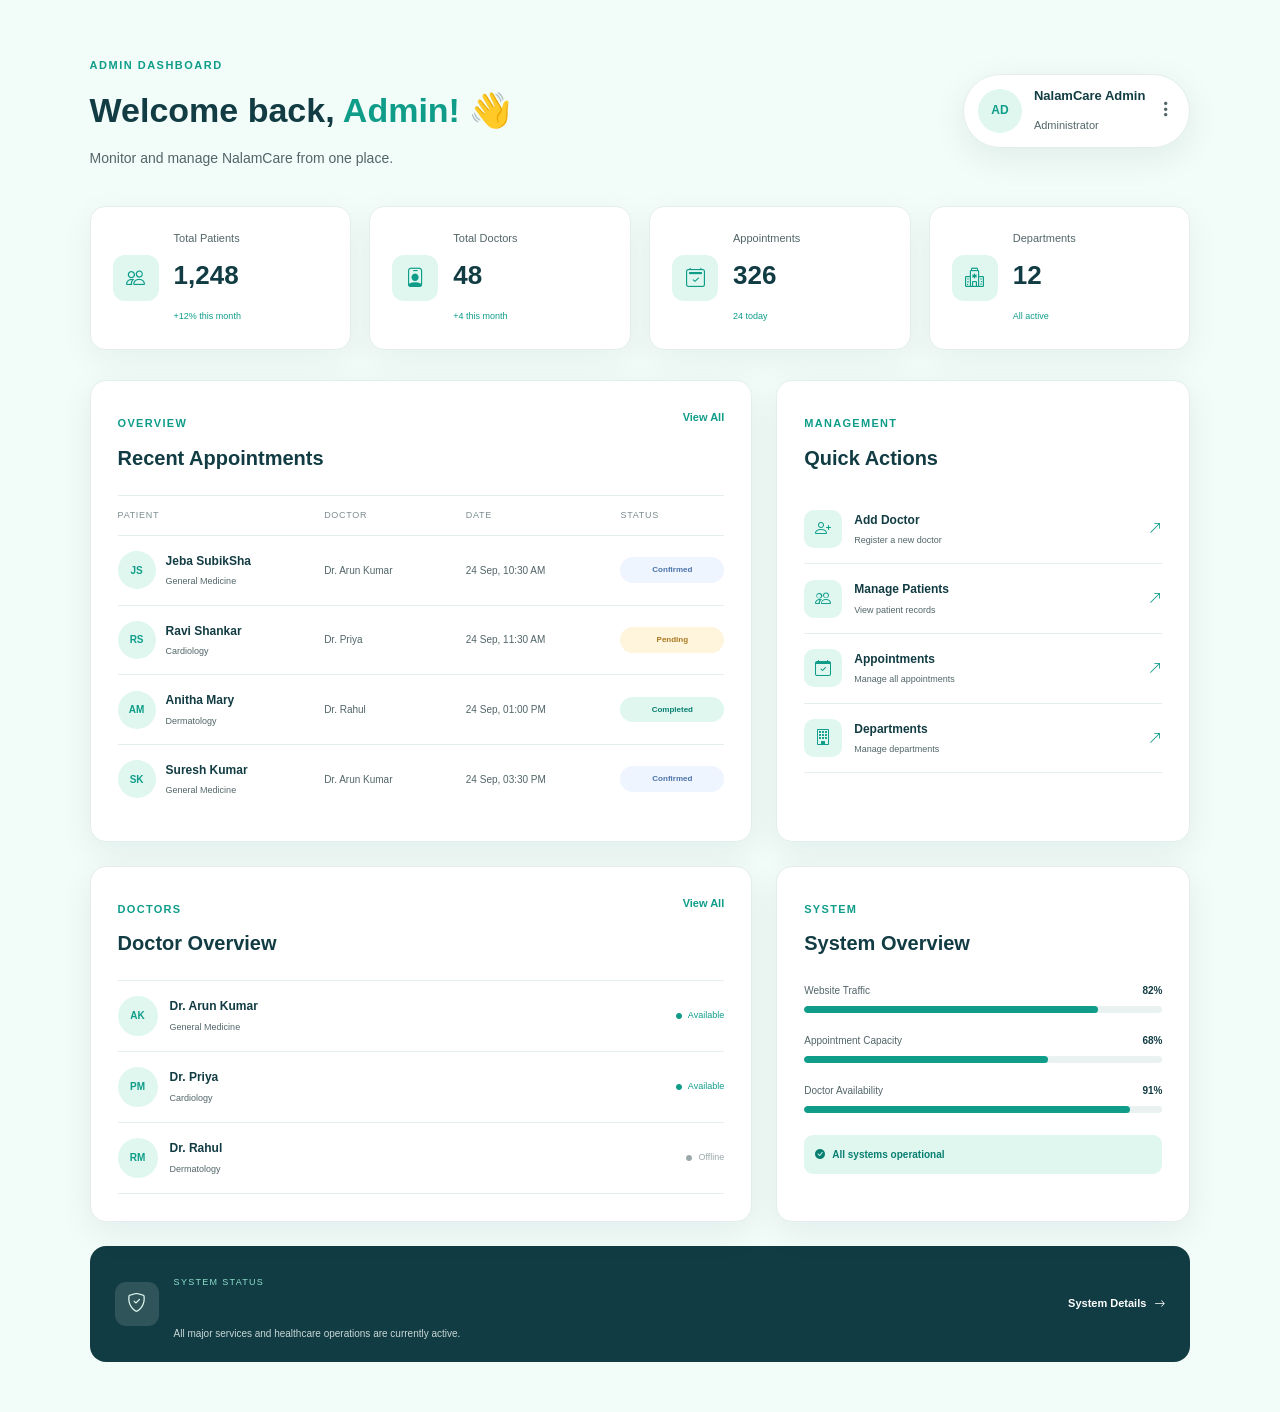
<file: admin-dashboard.html>
<!DOCTYPE html>
<html lang="en">
<head>
    <meta charset="UTF-8">
    <meta name="viewport" content="width=device-width, initial-scale=1.0">
    <title>Admin Dashboard | NalamCare</title>
    <link rel="stylesheet" href="style.css">
    <link rel="stylesheet" href="responsive.css">
    <link rel="stylesheet" href="animation.css">
    <link rel="stylesheet" href="https://cdn.jsdelivr.net/npm/bootstrap-icons@1.11.3/font/bootstrap-icons.min.css">
</head>
<body>

<main class="admin-dashboard">

    <section class="dashboard-header">
        <div class="dashboard-welcome">
            <span class="dashboard-tag">ADMIN DASHBOARD</span>
            <h1>Welcome back, <strong>Admin!</strong> 👋</h1>
            <p>Monitor and manage NalamCare from one place.</p>
        </div>

        <div class="dashboard-profile">
            <div class="profile-avatar">AD</div>
            <div>
                <h3>NalamCare Admin</h3>
                <span>Administrator</span>
            </div>
            <button class="profile-menu">
                <i class="bi bi-three-dots-vertical"></i>
            </button>
        </div>
    </section>

    <section class="admin-stats">

        <div class="admin-stat-card">
            <div class="admin-stat-icon">
                <i class="bi bi-people"></i>
            </div>
            <div>
                <span>Total Patients</span>
                <h2>1,248</h2>
                <small>+12% this month</small>
            </div>
        </div>

        <div class="admin-stat-card">
            <div class="admin-stat-icon">
                <i class="bi bi-person-badge"></i>
            </div>
            <div>
                <span>Total Doctors</span>
                <h2>48</h2>
                <small>+4 this month</small>
            </div>
        </div>

        <div class="admin-stat-card">
            <div class="admin-stat-icon">
                <i class="bi bi-calendar2-check"></i>
            </div>
            <div>
                <span>Appointments</span>
                <h2>326</h2>
                <small>24 today</small>
            </div>
        </div>

        <div class="admin-stat-card">
            <div class="admin-stat-icon">
                <i class="bi bi-hospital"></i>
            </div>
            <div>
                <span>Departments</span>
                <h2>12</h2>
                <small>All active</small>
            </div>
        </div>

    </section>

    <section class="admin-main-grid">

        <div class="dashboard-card admin-appointments">

            <div class="card-heading">
                <div>
                    <span class="card-label">OVERVIEW</span>
                    <h2>Recent Appointments</h2>
                </div>
                <a href="#">View All</a>
            </div>

            <div class="admin-table">

                <div class="admin-table-head">
                    <span>Patient</span>
                    <span>Doctor</span>
                    <span>Date</span>
                    <span>Status</span>
                </div>

                <div class="admin-table-row">
                    <div class="admin-patient">
                        <div class="patient-avatar">JS</div>
                        <div>
                            <h3>Jeba SubikSha</h3>
                            <p>General Medicine</p>
                        </div>
                    </div>
                    <span>Dr. Arun Kumar</span>
                    <span>24 Sep, 10:30 AM</span>
                    <span class="admin-status confirmed">Confirmed</span>
                </div>

                <div class="admin-table-row">
                    <div class="admin-patient">
                        <div class="patient-avatar">RS</div>
                        <div>
                            <h3>Ravi Shankar</h3>
                            <p>Cardiology</p>
                        </div>
                    </div>
                    <span>Dr. Priya</span>
                    <span>24 Sep, 11:30 AM</span>
                    <span class="admin-status pending">Pending</span>
                </div>

                <div class="admin-table-row">
                    <div class="admin-patient">
                        <div class="patient-avatar">AM</div>
                        <div>
                            <h3>Anitha Mary</h3>
                            <p>Dermatology</p>
                        </div>
                    </div>
                    <span>Dr. Rahul</span>
                    <span>24 Sep, 01:00 PM</span>
                    <span class="admin-status completed">Completed</span>
                </div>

                <div class="admin-table-row">
                    <div class="admin-patient">
                        <div class="patient-avatar">SK</div>
                        <div>
                            <h3>Suresh Kumar</h3>
                            <p>General Medicine</p>
                        </div>
                    </div>
                    <span>Dr. Arun Kumar</span>
                    <span>24 Sep, 03:30 PM</span>
                    <span class="admin-status confirmed">Confirmed</span>
                </div>

            </div>
        </div>

        <div class="dashboard-card admin-quick-actions">

            <div class="card-heading">
                <div>
                    <span class="card-label">MANAGEMENT</span>
                    <h2>Quick Actions</h2>
                </div>
            </div>

            <a href="#" class="admin-action">
                <div class="admin-action-icon">
                    <i class="bi bi-person-plus"></i>
                </div>
                <div>
                    <h3>Add Doctor</h3>
                    <p>Register a new doctor</p>
                </div>
                <i class="bi bi-arrow-up-right"></i>
            </a>

            <a href="#" class="admin-action">
                <div class="admin-action-icon">
                    <i class="bi bi-people"></i>
                </div>
                <div>
                    <h3>Manage Patients</h3>
                    <p>View patient records</p>
                </div>
                <i class="bi bi-arrow-up-right"></i>
            </a>

            <a href="#" class="admin-action">
                <div class="admin-action-icon">
                    <i class="bi bi-calendar-check"></i>
                </div>
                <div>
                    <h3>Appointments</h3>
                    <p>Manage all appointments</p>
                </div>
                <i class="bi bi-arrow-up-right"></i>
            </a>

            <a href="#" class="admin-action">
                <div class="admin-action-icon">
                    <i class="bi bi-building"></i>
                </div>
                <div>
                    <h3>Departments</h3>
                    <p>Manage departments</p>
                </div>
                <i class="bi bi-arrow-up-right"></i>
            </a>

        </div>

    </section>

    <section class="admin-bottom-grid">

        <div class="dashboard-card">

            <div class="card-heading">
                <div>
                    <span class="card-label">DOCTORS</span>
                    <h2>Doctor Overview</h2>
                </div>
                <a href="#">View All</a>
            </div>

            <div class="doctor-overview-list">

                <div class="doctor-overview-row">
                    <div class="doctor-avatar">AK</div>
                    <div>
                        <h3>Dr. Arun Kumar</h3>
                        <p>General Medicine</p>
                    </div>
                    <span class="doctor-online">
                        <i class="bi bi-circle-fill"></i> Available
                    </span>
                </div>

                <div class="doctor-overview-row">
                    <div class="doctor-avatar">PM</div>
                    <div>
                        <h3>Dr. Priya</h3>
                        <p>Cardiology</p>
                    </div>
                    <span class="doctor-online">
                        <i class="bi bi-circle-fill"></i> Available
                    </span>
                </div>

                <div class="doctor-overview-row">
                    <div class="doctor-avatar">RM</div>
                    <div>
                        <h3>Dr. Rahul</h3>
                        <p>Dermatology</p>
                    </div>
                    <span class="doctor-offline">
                        <i class="bi bi-circle-fill"></i> Offline
                    </span>
                </div>

            </div>

        </div>

        <div class="dashboard-card system-card">

            <span class="card-label">SYSTEM</span>
            <h2>System Overview</h2>

            <div class="system-item">
                <div>
                    <span>Website Traffic</span>
                    <strong>82%</strong>
                </div>
                <div class="progress-bar">
                    <span style="width:82%"></span>
                </div>
            </div>

            <div class="system-item">
                <div>
                    <span>Appointment Capacity</span>
                    <strong>68%</strong>
                </div>
                <div class="progress-bar">
                    <span style="width:68%"></span>
                </div>
            </div>

            <div class="system-item">
                <div>
                    <span>Doctor Availability</span>
                    <strong>91%</strong>
                </div>
                <div class="progress-bar">
                    <span style="width:91%"></span>
                </div>
            </div>

            <div class="system-status">
                <i class="bi bi-check-circle-fill"></i>
                All systems operational
            </div>

        </div>

    </section>

    <section class="admin-notification">
        <div class="notification-icon">
            <i class="bi bi-shield-check"></i>
        </div>
        <div>
            <span>SYSTEM STATUS</span>
            <h3>NalamCare is running smoothly.</h3>
            <p>All major services and healthcare operations are currently active.</p>
        </div>
        <a href="#">System Details <i class="bi bi-arrow-right"></i></a>
    </section>

</main>

<script>
document.querySelector('.profile-menu')?.addEventListener('click',()=>{
    alert('Admin profile menu');
});
</script>

</body>
</html>
</file>
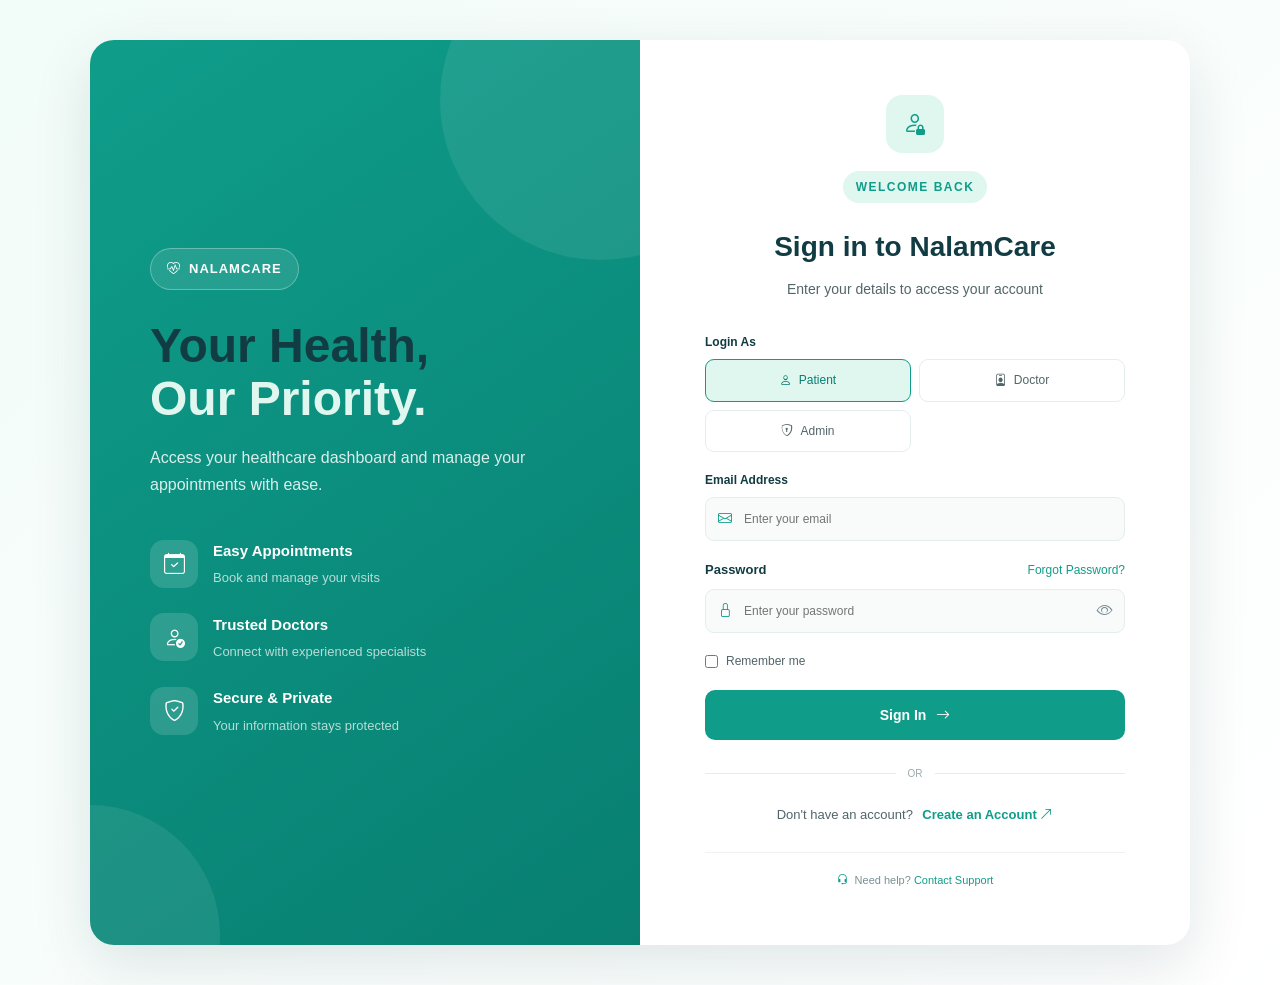
<file: login.html>
<!DOCTYPE html>
<html lang="en">
<head>
    <meta charset="UTF-8">
    <meta name="viewport" content="width=device-width, initial-scale=1.0">
    <title>Login | NalamCare</title>

    <link rel="stylesheet" href="style.css">
    <link rel="stylesheet" href="responsive.css">
    <link rel="stylesheet" href="animation.css">

    <link rel="stylesheet" href="https://cdn.jsdelivr.net/npm/bootstrap-icons@1.11.3/font/bootstrap-icons.min.css">
</head>
<body>
<main class="login-page">
    <div class="login-container">
        <div class="login-visual">
            <div class="login-visual-content">
                <span class="login-badge"><i class="bi bi-heart-pulse"></i> NALAMCARE</span>
                <h1>Your Health,<br><span>Our Priority.</span></h1>
                <p>Access your healthcare dashboard and manage your appointments with ease.</p>

                <div class="login-features">
                    <div class="login-feature">
                        <i class="bi bi-calendar-check"></i>
                        <div>
                            <strong>Easy Appointments</strong>
                            <small>Book and manage your visits</small>
                        </div>
                    </div>
                    <div class="login-feature">
                        <i class="bi bi-person-check"></i>
                        <div>
                            <strong>Trusted Doctors</strong>
                            <small>Connect with experienced specialists</small>
                        </div>
                    </div>
                    <div class="login-feature">
                        <i class="bi bi-shield-check"></i>
                        <div>
                            <strong>Secure & Private</strong>
                            <small>Your information stays protected</small>
                        </div>
                    </div>
                </div>
            </div>
        </div>

        <div class="login-card">
            <div class="login-header">
                <div class="login-icon">
                    <i class="bi bi-person-lock"></i>
                </div>
                <span class="section-tag">WELCOME BACK</span>
                <h2>Sign in to NalamCare</h2>
                <p>Enter your details to access your account</p>
            </div>

            <form class="login-form" id="loginForm">
                <div class="role-selection">
                    <label>Login As</label>
                    <div class="role-options">
                        <label class="role-option active">
                            <input type="radio" name="role" value="patient" checked>
                            <span>
                                <i class="bi bi-person"></i>
                                Patient
                            </span>
                        </label>

                        <label class="role-option">
                            <input type="radio" name="role" value="doctor">
                            <span>
                                <i class="bi bi-person-badge"></i>
                                Doctor
                            </span>
                        </label>

                        <label class="role-option">
                            <input type="radio" name="role" value="admin">
                            <span>
                                <i class="bi bi-shield-lock"></i>
                                Admin
                            </span>
                        </label>
                    </div>
                </div>

                <div class="form-group">
                    <label for="email">Email Address</label>
                    <div class="input-wrapper">
                        <i class="bi bi-envelope"></i>
                        <input type="email" id="email" name="email" placeholder="Enter your email" required>
                    </div>
                </div>

                <div class="form-group">
                    <div class="password-label">
                        <label for="password">Password</label>
                        <a href="#">Forgot Password?</a>
                    </div>
                    <div class="input-wrapper">
                        <i class="bi bi-lock"></i>
                        <input type="password" id="password" name="password" placeholder="Enter your password" required>
                        <button type="button" class="password-toggle" id="togglePassword">
                            <i class="bi bi-eye"></i>
                        </button>
                    </div>
                </div>

                <label class="remember-me">
                    <input type="checkbox">
                    <span>Remember me</span>
                </label>

                <button type="submit" class="login-btn">
                    <span>Sign In</span>
                    <i class="bi bi-arrow-right"></i>
                </button>
            </form>

            <div class="login-divider">
                <span>OR</span>
            </div>

            <div class="register-prompt">
                <p>Don't have an account?</p>
                <a href="register.html">Create an Account <i class="bi bi-arrow-up-right"></i></a>
            </div>

            <div class="login-help">
                <i class="bi bi-headset"></i>
                <span>Need help? <a href="contact.html">Contact Support</a></span>
            </div>
        </div>
    </div>
</main>

<script>
document.addEventListener("DOMContentLoaded", () => {
    const togglePassword = document.getElementById("togglePassword");
    const password = document.getElementById("password");
    const roleOptions = document.querySelectorAll(".role-option");

    togglePassword.addEventListener("click", () => {
        const isPassword = password.type === "password";

        password.type = isPassword ? "text" : "password";

        togglePassword.innerHTML = isPassword
            ? '<i class="bi bi-eye-slash"></i>'
            : '<i class="bi bi-eye"></i>';
    });

    roleOptions.forEach(option => {
        option.addEventListener("click", () => {
            roleOptions.forEach(item => item.classList.remove("active"));
            option.classList.add("active");
        });
    });

    document.getElementById("loginForm").addEventListener("submit", async (e) => {
        e.preventDefault();

        const role = document.querySelector('input[name="role"]:checked').value;
        const email = document.getElementById("email").value.trim();
        const passwordValue = password.value;

        if (!email || !passwordValue) {
            alert("Please enter email and password!");
            return;
        }

        try {
            const response = await fetch("/api/login", {
                method: "POST",
                headers: {
                    "Content-Type": "application/json"
                },
                body: JSON.stringify({
                    email: email,
                    password: passwordValue,
                    role: role
                })
            });

            const data = await response.json();
            console.log("LOGIN DATA:",data)

            if (response.ok) {
                localStorage.setItem("user", JSON.stringify(data.user));
                localStorage.setItem("role", data.role);

                alert("Login successful!");

                if (data.role === "patient") {
                    window.location.href = "patient-dashboard.html";
                } else if (data.role === "doctor") {
                    window.location.href = "doctor-dashboard.html";
                }else if (data.role ==="admin"){
                    window.location.href ="admin-dashboard.html";
                }

            } else {
                alert("Invalid login role!");
            }

        } catch (error) {
            alert("Server connection failed!");
            console.error(error);
        }
    });
});
</script>

</body>
</html>
</file>
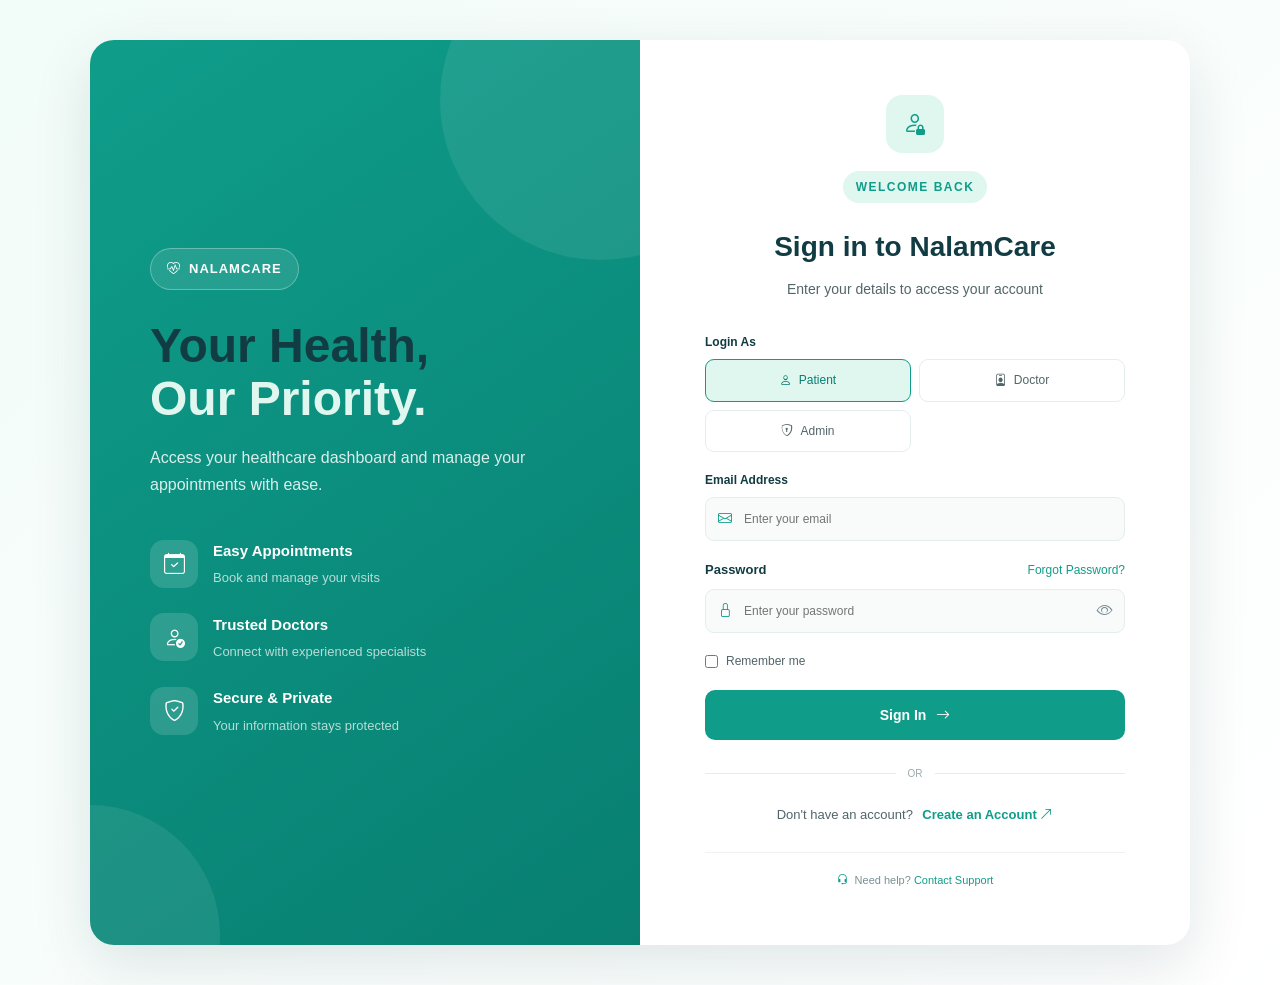
<file: patient-dashboard.html>
<!DOCTYPE html>
<html lang="en">
<head>
    <meta charset="UTF-8">
    <meta name="viewport" content="width=device-width, initial-scale=1.0">
    <title>Patient Dashboard | NalamCare</title>
    <link rel="stylesheet" href="style.css">
    <link rel="stylesheet" href="responsive.css">
    <link rel="stylesheet" href="animation.css">
    <link rel="stylesheet" href="https://cdn.jsdelivr.net/npm/bootstrap-icons@1.11.3/font/bootstrap-icons.min.css">
</head>
<body>

<main class="patient-dashboard">

    <section class="dashboard-header">
        <div class="dashboard-welcome">
            <span class="dashboard-tag">PATIENT DASHBOARD</span>
            <h1>Welcome back, <strong>Jeba!</strong> 👋</h1>
            <p>Here’s a quick overview of your healthcare activity.</p>
        </div>
        <div class="dashboard-profile">
            <div class="profile-avatar">JS</div>
            <div>
                <h3>Jeba SubikSha</h3>
                <span>Patient</span>
            </div>
            <button class="profile-menu"><i class="bi bi-three-dots-vertical"></i></button>
        </div>
    </section>

    <section class="dashboard-grid">

        <div class="dashboard-card appointment-card">
            <div class="card-top">
                <div>
                    <span class="card-label">NEXT APPOINTMENT</span>
                    <h2>General Consultation</h2>
                </div>
                <div class="card-icon"><i class="bi bi-calendar2-check"></i></div>
            </div>
            <div class="appointment-details">
                <div><i class="bi bi-person-circle"></i><span>Dr. Arun Kumar<br><small>General Medicine</small></span></div>
                <div><i class="bi bi-calendar3"></i><span>24 September 2026<br><small>10:30 AM</small></span></div>
            </div>
            <div class="appointment-actions">
                <a href="booking.html" class="dashboard-btn">View Appointment</a>
                <button class="icon-btn"><i class="bi bi-three-dots"></i></button>
            </div>
        </div>

        <div class="dashboard-card health-card">
            <div class="card-top">
                <div>
                    <span class="card-label">HEALTH SUMMARY</span>
                    <h2>Your Health</h2>
                </div>
                <div class="card-icon"><i class="bi bi-heart-pulse"></i></div>
            </div>
            <div class="health-stats">
                <div><strong>72</strong><span>Heart Rate</span><small>BPM</small></div>
                <div><strong>120/80</strong><span>Blood Pressure</span><small>mmHg</small></div>
                <div><strong>98.6°F</strong><span>Temperature</span><small>Normal</small></div>
            </div>
        </div>

    </section>

    <section class="quick-actions-section">
        <div class="section-heading">
            <div>
                <span class="dashboard-tag">QUICK ACTIONS</span>
                <h2>What would you like to do?</h2>
            </div>
        </div>
        <div class="quick-actions">
            <a href="booking.html" class="action-card">
                <div class="action-icon"><i class="bi bi-calendar-plus"></i></div>
                <div><h3>Book Appointment</h3><p>Schedule a new visit</p></div>
                <i class="bi bi-arrow-up-right"></i>
            </a>
            <a href="doctors.html" class="action-card">
                <div class="action-icon"><i class="bi bi-person-badge"></i></div>
                <div><h3>Find a Doctor</h3><p>Explore our specialists</p></div>
                <i class="bi bi-arrow-up-right"></i>
            </a>
            <a href="services.html" class="action-card">
                <div class="action-icon"><i class="bi bi-grid"></i></div>
                <div><h3>Our Services</h3><p>View healthcare services</p></div>
                <i class="bi bi-arrow-up-right"></i>
            </a>
            <a href="contact.html" class="action-card">
                <div class="action-icon"><i class="bi bi-headset"></i></div>
                <div><h3>Get Support</h3><p>Contact NalamCare</p></div>
                <i class="bi bi-arrow-up-right"></i>
            </a>
        </div>
    </section>

    <section class="dashboard-content-grid">

        <div class="dashboard-card recent-card">
            <div class="card-heading">
                <div>
                    <span class="card-label">ACTIVITY</span>
                    <h2>Recent Appointments</h2>
                </div>
                <a href="#">View All</a>
            </div>
            <div class="appointment-list">
                <div class="appointment-row">
                    <div class="doctor-small-avatar">AK</div>
                    <div class="appointment-info">
                        <h3>Dr. Arun Kumar</h3>
                        <p>General Medicine</p>
                    </div>
                    <div class="appointment-date">
                        <strong>18 Sep</strong>
                        <span>10:00 AM</span>
                    </div>
                    <span class="status completed">Completed</span>
                </div>
                <div class="appointment-row">
                    <div class="doctor-small-avatar">PM</div>
                    <div class="appointment-info">
                        <h3>Dr. Priya</h3>
                        <p>Cardiology</p>
                    </div>
                    <div class="appointment-date">
                        <strong>05 Sep</strong>
                        <span>11:30 AM</span>
                    </div>
                    <span class="status completed">Completed</span>
                </div>
                <div class="appointment-row">
                    <div class="doctor-small-avatar">RM</div>
                    <div class="appointment-info">
                        <h3>Dr. Rahul</h3>
                        <p>Dermatology</p>
                    </div>
                    <div class="appointment-date">
                        <strong>28 Aug</strong>
                        <span>09:30 AM</span>
                    </div>
                    <span class="status cancelled">Cancelled</span>
                </div>
            </div>
        </div>

        <div class="dashboard-card prescription-card">
            <div class="card-heading">
                <div>
                    <span class="card-label">MEDICATION</span>
                    <h2>Prescriptions</h2>
                </div>
                <i class="bi bi-capsule-pill heading-icon"></i>
            </div>
            <div class="prescription-item">
                <div class="medicine-icon"><i class="bi bi-capsule"></i></div>
                <div>
                    <h3>Vitamin D3</h3>
                    <p>Once daily · After breakfast</p>
                </div>
            </div>
            <div class="prescription-item">
                <div class="medicine-icon"><i class="bi bi-capsule"></i></div>
                <div>
                    <h3>Paracetamol</h3>
                    <p>As prescribed · After food</p>
                </div>
            </div>
            <button class="view-prescriptions">View Prescriptions <i class="bi bi-arrow-right"></i></button>
        </div>

    </section>

    <section class="dashboard-notification">
        <div class="notification-icon"><i class="bi bi-bell"></i></div>
        <div>
            <span>REMINDER</span>
            <h3>Your appointment is coming up!</h3>
            <p>Dr. Arun Kumar · 24 September 2026 at 10:30 AM</p>
        </div>
        <a href="booking.html">View Details <i class="bi bi-arrow-right"></i></a>
    </section>

</main>

<script>
document.addEventListener("DOMContentLoaded", () => {
    const patientData = localStorage.getItem("user");
    const role= localStorage.getItem("role");

    if (!patientData || role !=="patient") {
        window.location.href = "login.html";
        return;
    }

    const patient = JSON.parse(patientData);

    const firstName = patient.first_name || "";
    const fullName = `${patient.first_name || ""} ${patient.last_name || ""}`.trim();

    const welcomeName = document.querySelector(".dashboard-welcome h1 strong");
    const profileName = document.querySelector(".dashboard-profile h3");
    const profileAvatar = document.querySelector(".profile-avatar");

    if (welcomeName) {
        welcomeName.textContent = firstName;
    }

    if (profileName) {
        profileName.textContent = fullName;
    }

    if (profileAvatar) {
        const firstInitial = patient.first_name?.charAt(0) || "";
        const lastInitial = patient.last_name?.charAt(0) || "";
        profileAvatar.textContent = `${firstInitial}${lastInitial}`.toUpperCase();
    }

    document.querySelector(".profile-menu")?.addEventListener("click", () => {
        alert(`Logged in as ${fullName}\n${patient.email}`);
    });
});
</script>

</body>
</html>
</file>
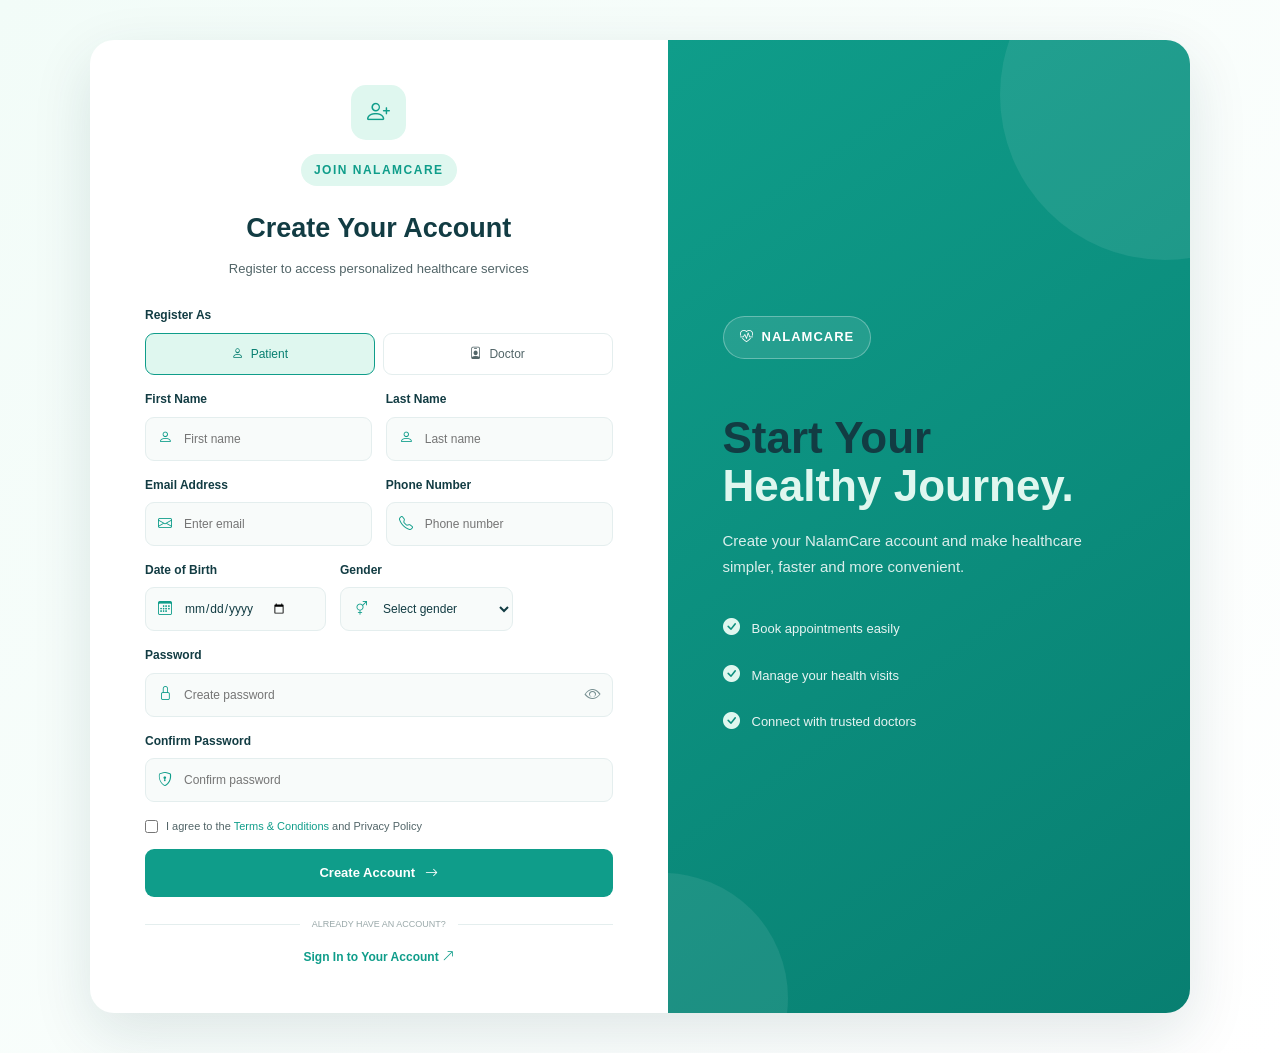
<file: register.html>
<!DOCTYPE html>
<html lang="en">
<head>
    <meta charset="UTF-8">
    <meta name="viewport" content="width=device-width, initial-scale=1.0">
    <title>Register | NalamCare</title>
    <link rel="stylesheet" href="style.css">
    <link rel="stylesheet" href="responsive.css">
    <link rel="stylesheet" href="animation.css">
    <link rel="stylesheet" href="https://cdn.jsdelivr.net/npm/bootstrap-icons@1.11.3/font/bootstrap-icons.min.css">
</head>
<body>

<main class="register-page">
    <div class="register-container">
        <div class="register-card">
            <div class="register-header">
                <div class="register-icon">
                    <i class="bi bi-person-plus"></i>
                </div>
                <span class="section-tag">JOIN NALAMCARE</span>
                <h2>Create Your Account</h2>
                <p id="registerDescription">Register to access personalized healthcare services</p>
            </div>

            <form class="register-form" id="registerForm">

                <div class="role-selection">
                    <label>Register As</label>
                    <div class="role-options">
                        <label class="role-option active">
                            <input type="radio" name="role" value="patient" checked>
                            <span><i class="bi bi-person"></i> Patient</span>
                        </label>

                        <label class="role-option">
                            <input type="radio" name="role" value="doctor">
                            <span><i class="bi bi-person-badge"></i> Doctor</span>
                        </label>
                    </div>
                </div>

                <div class="form-row">
                    <div class="form-group">
                        <label for="firstName">First Name</label>
                        <div class="input-wrapper">
                            <i class="bi bi-person"></i>
                            <input type="text" id="firstName" placeholder="First name" required>
                        </div>
                    </div>

                    <div class="form-group">
                        <label for="lastName">Last Name</label>
                        <div class="input-wrapper">
                            <i class="bi bi-person"></i>
                            <input type="text" id="lastName" placeholder="Last name" required>
                        </div>
                    </div>
                </div>

                <div class="form-row">
                    <div class="form-group">
                        <label for="email">Email Address</label>
                        <div class="input-wrapper">
                            <i class="bi bi-envelope"></i>
                            <input type="email" id="email" placeholder="Enter email" required>
                        </div>
                    </div>

                    <div class="form-group">
                        <label for="phone">Phone Number</label>
                        <div class="input-wrapper">
                            <i class="bi bi-telephone"></i>
                            <input type="tel" id="phone" placeholder="Phone number" required>
                        </div>
                    </div>
                </div>

                <div class="form-row" id="patientFields">
                    <div class="form-group">
                        <label for="dob">Date of Birth</label>
                        <div class="input-wrapper">
                            <i class="bi bi-calendar3"></i>
                            <input type="date" id="dob">
                        </div>
                    </div>

                    <div class="form-group">
                        <label for="gender">Gender</label>
                        <div class="input-wrapper">
                            <i class="bi bi-gender-ambiguous"></i>
                            <select id="gender" required>
                                <option value="">Select gender</option>
                                <option>Male</option>
                                <option>Female</option>
                                <option>Other</option>
                            </select>
                        </div>
                    </div>
                </div>

                <div id="doctorFields" style="display:none;">

                    <div class="form-row">
                        <div class="form-group">
                            <label for="department">Department</label>
                            <div class="input-wrapper">
                                <i class="bi bi-hospital"></i>
                                <select id="department">
                                    <option value="">Select department</option>
                                    <option>General Medicine</option>
                                    <option>Cardiology</option>
                                    <option>Dermatology</option>
                                    <option>Pediatrics</option>
                                    <option>Dental</option>
                                    <option>Orthopedics</option>
                                    <option>Gynecology</option>
                                </select>
                            </div>
                        </div>

                        <div class="form-group">
                            <label for="specialization">Specialization</label>
                            <div class="input-wrapper">
                                <i class="bi bi-heart-pulse"></i>
                                <input type="text" id="specialization" placeholder="e.g. General Physician">
                            </div>
                        </div>
                    </div>

                    <div class="form-row">
                        <div class="form-group">
                            <label for="qualification">Qualification</label>
                            <div class="input-wrapper">
                                <i class="bi bi-mortarboard"></i>
                                <input type="text" id="qualification" placeholder="e.g. MBBS, MD">
                            </div>
                        </div>

                        <div class="form-group">
                            <label for="experience">Experience</label>
                            <div class="input-wrapper">
                                <i class="bi bi-briefcase"></i>
                                <input type="text" id="experience" placeholder="e.g. 8 years">
                            </div>
                        </div>
                    </div>

                    <div class="form-group">
                        <label for="license">Medical License No.</label>
                        <div class="input-wrapper">
                            <i class="bi bi-card-text"></i>
                            <input type="text" id="license" placeholder="Enter medical license number">
                        </div>
                    </div>

                </div>

                <div class="form-group">
                    <label for="password">Password</label>
                    <div class="input-wrapper">
                        <i class="bi bi-lock"></i>
                        <input type="password" id="password" placeholder="Create password" required>
                        <button type="button" class="password-toggle" id="togglePassword">
                            <i class="bi bi-eye"></i>
                        </button>
                    </div>
                </div>

                <div class="form-group">
                    <label for="confirmPassword">Confirm Password</label>
                    <div class="input-wrapper">
                        <i class="bi bi-shield-lock"></i>
                        <input type="password" id="confirmPassword" placeholder="Confirm password" required>
                    </div>
                </div>

                <label class="terms-check">
                    <input type="checkbox" required>
                    <span>I agree to the <a href="#">Terms & Conditions</a> and Privacy Policy</span>
                </label>

                <button type="submit" class="register-btn">
                    <span id="registerButtonText">Create Account</span>
                    <i class="bi bi-arrow-right"></i>
                </button>
            </form>

            <div class="register-divider">
                <span>ALREADY HAVE AN ACCOUNT?</span>
            </div>

            <div class="login-link">
                <a href="login.html">Sign In to Your Account <i class="bi bi-arrow-up-right"></i></a>
            </div>
        </div>

        <div class="register-side">
            <div class="register-side-content">
                <span class="login-badge">
                    <i class="bi bi-heart-pulse"></i> NALAMCARE
                </span>

                <h1>Start Your<br><span>Healthy Journey.</span></h1>

                <p id="sideDescription">
                    Create your NalamCare account and make healthcare simpler, faster and more convenient.
                </p>

                <div class="register-points">
                    <div>
                        <i class="bi bi-check-circle-fill"></i>
                        <span>Book appointments easily</span>
                    </div>

                    <div>
                        <i class="bi bi-check-circle-fill"></i>
                        <span>Manage your health visits</span>
                    </div>

                    <div>
                        <i class="bi bi-check-circle-fill"></i>
                        <span>Connect with trusted doctors</span>
                    </div>
                </div>
            </div>
        </div>
    </div>
</main>

<script>
document.addEventListener("DOMContentLoaded", () => {

    const form = document.getElementById("registerForm");
    const password = document.getElementById("password");
    const confirmPassword = document.getElementById("confirmPassword");
    const togglePassword = document.getElementById("togglePassword");

    const roleOptions = document.querySelectorAll(".role-option");
    const patientFields = document.getElementById("patientFields");
    const doctorFields = document.getElementById("doctorFields");

    const dob = document.getElementById("dob");
    const gender = document.getElementById("gender");

    const department = document.getElementById("department");
    const specialization = document.getElementById("specialization");
    const qualification = document.getElementById("qualification");
    const experience = document.getElementById("experience");
    const license = document.getElementById("license");

    const registerDescription = document.getElementById("registerDescription");
    const sideDescription = document.getElementById("sideDescription");
    const registerButtonText = document.getElementById("registerButtonText");

    togglePassword.addEventListener("click", () => {
        const show = password.type === "password";

        password.type = show ? "text" : "password";

        togglePassword.innerHTML = show
            ? '<i class="bi bi-eye-slash"></i>'
            : '<i class="bi bi-eye"></i>';
    });

    function updateRoleFields() {

        const role = document.querySelector('input[name="role"]:checked').value;

        roleOptions.forEach(option => {
            option.classList.remove("active");
        });

        document.querySelector(`input[value="${role}"]`)
            .closest(".role-option")
            .classList.add("active");

        if (role === "doctor") {

            patientFields.style.display = "none";
            doctorFields.style.display = "block";

            dob.removeAttribute("required");
            gender.removeAttribute("required");

            department.setAttribute("required", "");
            specialization.setAttribute("required", "");
            qualification.setAttribute("required", "");
            experience.setAttribute("required", "");
            license.setAttribute("required", "");

            registerDescription.textContent =
                "Register as a healthcare professional with NalamCare";

            sideDescription.textContent =
                "Join NalamCare as a trusted healthcare professional and manage your practice efficiently.";

            registerButtonText.textContent = "Register as Doctor";

        } else {

            patientFields.style.display = "flex";
            doctorFields.style.display = "none";

            dob.setAttribute("required", "");
            gender.setAttribute("required", "");

            department.removeAttribute("required");
            specialization.removeAttribute("required");
            qualification.removeAttribute("required");
            experience.removeAttribute("required");
            license.removeAttribute("required");

            registerDescription.textContent =
                "Register to access personalized healthcare services";

            sideDescription.textContent =
                "Create your NalamCare account and make healthcare simpler, faster and more convenient.";

            registerButtonText.textContent = "Create Account";
        }
    }

    roleOptions.forEach(option => {
        option.addEventListener("click", updateRoleFields);
    });

    updateRoleFields();

    form.addEventListener("submit", async (e) => {

        e.preventDefault();

        const role = document.querySelector('input[name="role"]:checked').value;

        if (password.value !== confirmPassword.value) {
            alert("Passwords do not match!");
            return;
        }

        const firstName = document.getElementById("firstName").value.trim();
        const lastName = document.getElementById("lastName").value.trim();
        const email = document.getElementById("email").value.trim();
        const phone = document.getElementById("phone").value.trim();

        let requestBody = {
            first_name: firstName,
            last_name: lastName,
            email: email,
            phone: phone,
            password: password.value
        };

        let endpoint = "";

        if (role === "doctor") {

            endpoint = "/api/doctors/register";

            requestBody.department = department.value;
            requestBody.specialization = specialization.value.trim();
            requestBody.qualification = qualification.value.trim();
            requestBody.experience = experience.value.trim();
            requestBody.license = license.value.trim();

        } else {

            endpoint = "/api/patients";

            requestBody.dob = dob.value;
            requestBody.gender = gender.value;
        }

        try {

            const response = await fetch(endpoint, {
                method: "POST",
                headers: {
                    "Content-Type": "application/json"
                },
                body: JSON.stringify(requestBody)
            });

            const data = await response.json();

            if (response.ok) {

                alert(
                    role === "doctor"
                        ? "Doctor registration successful!"
                        : "Registration successful!"
                );

                window.location.href = "login.html";

            } else {
                alert(data.message || "Registration failed!");
            }

        } catch (error) {

            alert("Server connection failed!");
            console.error(error);

        }
    });
});
</script>

</body>
</html>
</file>
<file: style.css>
:root {
    --primary: #0F9D8A;
    --primary-dark: #087F71;
    --green: #2EAD72;
    --mint: #DFF7EF;
    --light-mint: #F2FCF8;
    --deep-teal: #123C43;
    --text: #01090a;
    --white: #FFFFFF;
    --soft-gray: #F6F8F8;
    --border: #E4EEEE;
    --shadow: 0 10px 35px rgba(18, 60, 67, 0.08);
    --radius: 16px;
}
* {
    margin: 0;
    padding: 0;
    box-sizing: border-box;
}
html {
    scroll-behavior: smooth;
}
body {
    font-family: "DM Sans", sans-serif;
    color: var(--text);
    background: var(--white);
    line-height: 1.7;
    overflow-x: hidden;
}
h1,h2,h3,h4,h5,h6 {
    font-family: "Manrope", sans-serif;
    color: var(--deep-teal);
    font-weight: 700;
}
a {
    text-decoration: none;
    color: inherit;
}
img {
    max-width: 100%;
    display: block;
}
button,input,select {
    font-family: inherit;
}
.container {
    max-width: 1200px;
}
/*NAVBAR */
.navbar {
    background: rgba(255, 255, 255, 0.96);
    padding: 16px 0;
    position: relative;
    z-index: 1000;
    border-bottom: 1px solid rgba(15, 157, 138, 0.08);
}
.navbar-brand {
    display: flex;
    align-items: center;
    gap: 10px;
    color: var(--deep-teal) !important;
    font-family: "Manrope", sans-serif;
    font-weight: 800;
    font-size: 1.35rem;
    line-height: 1.1;
}
.navbar-brand i {
    width: 42px;
    height: 42px;
    display: flex;
    align-items: center;
    justify-content: center;
    background: linear-gradient(135deg, var(--primary), var(--green));
    color: var(--white);
    border-radius: 12px;
    font-size: 1.25rem;
    box-shadow: 0 8px 20px rgba(15, 157, 138, 0.22);
}
.brand-text {
    display: flex;
    flex-direction: column;
}
.brand-text small {
    font-size: 0.62rem;
    color: var(--primary);
    font-weight: 600;
    letter-spacing: 0.5px;
    margin-top: 2px;
}
.navbar-nav {
    gap: 5px;
}
.navbar-nav .nav-link {
    color: var(--deep-teal);
    font-size: 0.92rem;
    font-weight: 600;
    padding: 9px 13px !important;
    border-radius: 8px;
    transition: 0.3s ease;
}
.navbar-nav .nav-link:hover,
.navbar-nav .nav-link.active {
    color: var(--primary);
    background: var(--light-mint);
}
.navbar-actions {
    display: flex;
    align-items: center;
    gap: 12px;
    margin-left: 20px;
}
.nav-search {
    width: 40px;
    height: 40px;
    border: 1px solid var(--border);
    background: var(--white);
    color: var(--deep-teal);
    border-radius: 50%;
    display: flex;
    align-items: center;
    justify-content: center;
    transition: 0.3s ease;
}
.nav-search:hover {
    background: var(--mint);
    color: var(--primary);
    border-color: var(--primary);
}
.login-link {
    color: var(--deep-teal);
    font-weight: 600;
    font-size: 0.9rem;
    transition: 0.3s ease;
}
.login-link:hover {
    color: var(--primary);
}
.btn-book {
    background: linear-gradient(135deg, var(--primary), var(--green));
    color: var(--white) !important;
    border: none;
    padding: 11px 20px;
    border-radius: 10px;
    font-size: 0.88rem;
    font-weight: 700;
    box-shadow: 0 8px 20px rgba(15, 157, 138, 0.2);
    transition: 0.3s ease;
}
.btn-book:hover {
    transform: translateY(-2px);
    box-shadow: 0 12px 25px rgba(15, 157, 138, 0.3);
}
.navbar-toggler {
    border: none;
    padding: 7px;
    color: var(--deep-teal);
    font-size: 1.4rem;
}
.navbar-toggler:focus {
    box-shadow: none;
}
/*COMMON BUTTONS */
.btn-primary-custom {
    background: linear-gradient(135deg, var(--primary), var(--green));
    color: var(--white);
    border: none;
    padding: 13px 25px;
    border-radius: 10px;
    font-weight: 700;
    transition: 0.3s ease;
}
.btn-primary-custom:hover {
    color: var(--white);
    transform: translateY(-2px);
    box-shadow: 0 10px 25px rgba(15, 157, 138, 0.25);
}
.btn-outline-custom {
    background: transparent;
    color: var(--primary);
    border: 1.5px solid var(--primary);
    padding: 12px 24px;
    border-radius: 10px;
    font-weight: 700;
    transition: 0.3s ease;
}
.btn-outline-custom:hover {
    background: var(--primary);
    color: var(--white);
}
/* HERO SLIDER */
.hero-image img {
  width: 100%;
  height: 100%;
  object-fit: cover;   /* fills container */
  object-position: center; /* centers subject */
}

.hero-section {
    position:relative;
    min-height:680px;
    overflow:hidden;
    background:#0aaf99;
}
.hero-slider {
    position:relative;
    min-height:680px;
}
.hero-slide {
    position:absolute;
    inset:0;
    min-height:680px;
    display:flex;
    align-items:center;
    opacity:0;
    visibility:hidden;
    transition:opacity .8s ease,visibility .8s ease;
}
.hero-slide.active {
    opacity:1;
    visibility:visible;
}
.hero-slide-bg {
    position:absolute;
    inset:0;
    width:100%;
    height:100%;
    object-fit:cover;
    object-position:center;
    z-index:0;
}
.hero-slide::after {
    content:"";
    position:absolute;
    inset:0;
    background:linear-gradient(90deg,rgba(18,60,67,.94) 0%,rgba(18,60,67,.78) 42%,rgba(15,157,138,.28) 100%);
    z-index:1;
}
.hero-content {
    position:relative;
    z-index:2;
    width:100%;
    max-width:680px;
    padding:80px 0;
    color:var(--white);
}
.hero-tag {
    display:inline-flex;
    align-items:center;
    gap:8px;
    padding:8px 15px;
    margin-bottom:22px;
    border:1px solid rgba(255,255,255,.25);
    border-radius:30px;
    background:rgba(255,255,255,.1);
    backdrop-filter:blur(10px);
    color:var(--mint);
    font-size:.78rem;
    font-weight:700;
    letter-spacing:1px;
}
.hero-tag i {
    color:#8FE3C3;
}
.hero-content h1 {
    margin-bottom:22px;
    color:var(--white);
    font-size:clamp(2.7rem,5vw,4.5rem);
    line-height:1.1;
    letter-spacing:-1.5px;
}
.hero-content h1 span {
    color:#8FE3C3;
}
.hero-content p {
    max-width:590px;
    margin-bottom:30px;
    color:rgba(255,255,255,.82);
    font-size:1.05rem;
    line-height:1.8;
}
.hero-buttons {
    display:flex;
    align-items:center;
    gap:14px;
    flex-wrap:wrap;
}
.hero-btn {
    display:inline-flex;
    align-items:center;
    gap:9px;
    padding:14px 24px;
    border-radius:10px;
    font-weight:700;
    transition:.3s ease;
}
.hero-btn-primary {
    background:var(--white);
    color:var(--primary);
}
.hero-btn-primary:hover {
    background:var(--mint);
    color:var(--dark);
    transform:translateY(-3px);
}
.hero-btn-outline {
    color:var(--white);
    border:1px solid rgba(255,255,255,.5);
    background:rgba(255,255,255,.08);
}
.hero-btn-outline:hover {
    background:var(--white);
    color:var(--deep-teal);
    transform:translateY(-3px);
}

/* Hero Navigation */
.hero-arrow {
    position:absolute;
    top:50%;
    z-index:5;
    width:48px;
    height:48px;
    display:flex;
    align-items:center;
    justify-content:center;
    transform:translateY(-50%);
    border:1px solid rgba(255,255,255,.3);
    border-radius:50%;
    background:rgba(255,255,255,.1);
    backdrop-filter:blur(8px);
    color:var(--white);
    cursor:pointer;
    transition:.3s ease;
}
.hero-arrow:hover {
    background:var(--white);
    color:var(--primary);
    transform:translateY(-50%) scale(1.05);
}
.hero-prev {
    left:25px;
}
.hero-next {
    right:25px;
}

/* Hero Dots */
.hero-dots {
    position:absolute;
    left:50%;
    bottom:30px;
    z-index:5;
    display:flex;
    align-items:center;
    gap:9px;
    transform:translateX(-50%);
}
.hero-dot {
    width:9px;
    height:9px;
    padding:0;
    border:0;
    border-radius:50%;
    background:rgba(255,255,255,.45);
    cursor:pointer;
    transition:.3s ease;
}
.hero-dot.active {
    width:28px;
    border-radius:20px;
    background:var(--white);
}

/* Hero Text Animation */
.hero-slide.active .hero-tag {
    animation:heroFadeUp .7s ease both;
}
.hero-slide.active h1 {
    animation:heroFadeUp .8s .1s ease both;
}
.hero-slide.active p {
    animation:heroFadeUp .8s .2s ease both;
}
.hero-slide.active .hero-buttons {
    animation:heroFadeUp .8s .3s ease both;
}
@keyframes heroFadeUp {
    from {
        opacity:0;
        transform:translateY(25px);
    }
    to {
        opacity:1;
        transform:translateY(0);
    }
}

/* QUICK APPOINTMENT */
.quick-appointment {
    position:relative;
    z-index:10;
    margin-top:-45px;
    padding-bottom:70px;
}
.appointment-card {
    padding:28px;
    background:var(--white);
    border:1px solid var(--border);
    border-radius:20px;
    box-shadow:0 18px 50px rgba(18,60,67,.12);
}
.appointment-header {
    display:flex;
    align-items:center;
    justify-content:space-between;
    gap:20px;
    margin-bottom:24px;
}
.appointment-title {
    display:flex;
    align-items:center;
    gap:14px;
}
.appointment-icon {
    width:48px;
    height:48px;
    flex-shrink:0;
    display:flex;
    align-items:center;
    justify-content:center;
    border-radius:12px;
    background:var(--mint);
    color:var(--primary);
    font-size:1.25rem;
}
.appointment-title h3 {
    margin:0;
    color:var(--deep-teal);
    font-size:1.2rem;
}
.appointment-title p {
    margin:3px 0 0;
    color:var(--text);
    font-size:.82rem;
}
.appointment-badge {
    padding:7px 13px;
    border-radius:30px;
    background:var(--light-mint);
    color:var(--green);
    font-size:.75rem;
    font-weight:700;
}
.appointment-form {
    display:grid;
    grid-template-columns:1.1fr 1.1fr 1fr 1fr auto;
    gap:14px;
    align-items:end;
}
.form-group label {
    display:block;
    margin-bottom:7px;
    color:var(--deep-teal);
    font-size:.78rem;
    font-weight:700;
}
.form-control-custom {
    width:100%;
    height:48px;
    padding:0 14px;
    border:1px solid var(--border);
    border-radius:9px;
    background:var(--soft-gray);
    color:var(--deep-teal);
    font-size:.85rem;
    outline:none;
    transition:.3s ease;
}
.form-control-custom:focus {
    border-color:var(--primary);
    background:var(--white);
    box-shadow:0 0 0 3px rgba(15,157,138,.08);
}
.form-control-custom::placeholder {
    color:#91a1a3;
}
.btn-find-slots {
    height:48px;
    padding:0 22px;
    border:0;
    border-radius:9px;
    background:linear-gradient(135deg,var(--primary),var(--green));
    color:var(--white);
    font-size:.84rem;
    font-weight:700;
    white-space:nowrap;
    cursor:pointer;
    transition:.3s ease;
}
.btn-find-slots:hover {
    transform:translateY(-2px);
    box-shadow:0 9px 22px rgba(15,157,138,.25);
}
.btn-find-slots i {
    margin-right:5px;
}

/* SECTION COMMON */
.section-padding {
    padding:90px 0;
}
.section-header {
    max-width:650px;
    margin:0 auto 50px;
    text-align:center;
}
.section-tag {
    display:inline-block;
    margin-bottom:12px;
    padding:6px 13px;
    border-radius:30px;
    background:var(--mint);
    color:var(--primary);
    font-size:.72rem;
    font-weight:800;
    letter-spacing:.8px;
    text-transform:uppercase;
}
.section-header h2 {
    margin-bottom:14px;
    font-size:clamp(2rem,4vw,2.8rem);
    line-height:1.2;
}
.section-header h2 span {
    color:var(--primary);
}
.section-header p {
    margin:0;
    color:var(--text);
    font-size:.95rem;
}

/* ABOUT NALAMCARE */
.about-section {
    padding:90px 0;
    background:var(--white);
}
.about-image-wrapper {
    position:relative;
    height:100%;
    padding-right:35px;
}
.about-image {
    display:block;
    width:100%;
    height:460px;
    object-fit:cover;
    object-position:center;
    border-radius:24px;
}
.about-experience {
    position:absolute;
    right:5px;
    bottom:25px;
    width:150px;
    padding:19px;
    border-radius:18px;
    background:linear-gradient(135deg,var(--primary),var(--green));
    color:var(--white);
    text-align:center;
    box-shadow:0 15px 35px rgba(15,157,138,.25);
}
.about-experience strong {
    display:block;
    color:var(--white);
    font-family:"Manrope",sans-serif;
    font-size:2rem;
    line-height:1;
}
.about-experience span {
    display:block;
    margin-top:7px;
    color:var(--white);
    font-size:.75rem;
    opacity:.9;
}
.about-content {
    height:100%;
    padding-left:25px;
    display:flex;
    flex-direction:column;
    justify-content:center;
}
.about-content .section-tag {
    margin-bottom:15px;
}
.about-content h2 {
    margin-bottom:20px;
    font-size:clamp(2rem,4vw,2.8rem);
    line-height:1.2;
}
.about-content h2 span {
    color:var(--primary);
}
.about-content > p {
    margin-bottom:15px;
    color:var(--text);
    font-size:.94rem;
    line-height:1.7;
}
.about-list {
    list-style:none;
    padding:0;
    margin:25px 0;
}
.about-list li {
    display:flex;
    align-items:center;
    gap:10px;
    margin-bottom:12px;
    color:var(--deep-teal);
    font-size:.88rem;
    font-weight:600;
}
.about-list i {
    width:23px;
    height:23px;
    flex-shrink:0;
    display:flex;
    align-items:center;
    justify-content:center;
    border-radius:50%;
    background:var(--mint);
    color:var(--primary);
    font-size:.7rem;
}
.about-btn {
    display:inline-flex;
    align-items:center;
    gap:8px;
}

/* ABOUT STATS */
.about-stats {
    margin-top:55px;
}
.stat-card {
    height:100%;
    padding:25px 18px;
    border:1px solid var(--border);
    border-radius:16px;
    background:var(--white);
    text-align:center;
    transition:.3s ease;
}
.stat-card:hover {
    transform:translateY(-6px);
    border-color:rgba(15,157,138,.25);
    box-shadow:var(--shadow);
}
.stat-icon {
    width:45px;
    height:45px;
    margin:0 auto 12px;
    display:flex;
    align-items:center;
    justify-content:center;
    border-radius:12px;
    background:var(--mint);
    color:var(--primary);
    font-size:1.1rem;
}
.stat-card h3 {
    margin-bottom:3px;
    color:var(--primary);
    font-size:1.65rem;
}
.stat-card p {
    margin:0;
    color:var(--text);
    font-size:.78rem;
}

/* TOP SECTION SPACING */
.about-section .row {
    align-items:center;
}
.about-section .section-header {
    margin-bottom:45px;
}

/* RESPONSIVE TOP SECTIONS */
@media (max-width:991px) {
    .hero-section,
    .hero-slider,
    .hero-slide {
        min-height:620px;
    }
    .hero-content {
        max-width:600px;
        padding:70px 0;
    }
    .appointment-form {
        grid-template-columns:repeat(2,1fr);
    }
    .btn-find-slots {
        width:100%;
    }
    .about-image {
        height:420px;
    }
    .about-content {
        padding-left:10px;
    }
}
@media (max-width:767px) {
    .hero-section,
    .hero-slider,
    .hero-slide {
        min-height:600px;
    }
    .hero-slide-bg {
        object-position:center;
    }
    .hero-content {
        max-width:100%;
        padding:70px 0 90px;
    }
    .hero-content h1 {
        font-size:2.65rem;
    }
    .hero-content p {
        max-width:520px;
        font-size:.95rem;
    }
    .hero-prev {
        left:12px;
    }
    .hero-next {
        right:12px;
    }
    .hero-arrow {
        width:40px;
        height:40px;
    }
    .quick-appointment {
        margin-top:-30px;
        padding-bottom:55px;
    }
    .appointment-card {
        padding:20px;
        border-radius:16px;
    }
    .appointment-header {
        align-items:flex-start;
        flex-direction:column;
        gap:12px;
    }
    .appointment-form {
        grid-template-columns:1fr;
        gap:12px;
    }
    .about-section {
        padding:70px 0;
    }
    .about-image-wrapper {
        padding-right:18px;
        margin-bottom:40px;
    }
    .about-image {
        height:380px;
        border-radius:20px;
    }
    .about-experience {
        right:0;
        bottom:20px;
        width:135px;
        padding:16px;
    }
    .about-content {
        height:auto;
        padding-left:0;
    }
    .about-stats {
        margin-top:40px;
    }
}
@media (max-width:480px) {
    .hero-section,
    .hero-slider,
    .hero-slide {
        min-height:560px;
    }
    .hero-content {
        padding:60px 0 80px;
    }
    .hero-content h1 {
        font-size:2.25rem;
        letter-spacing:-.8px;
    }
    .hero-content p {
        font-size:.88rem;
        line-height:1.7;
    }
    .hero-buttons {
        gap:9px;
    }
    .hero-btn {
        padding:12px 17px;
        font-size:.8rem;
    }
    .hero-dots {
        bottom:20px;
    }
    .quick-appointment {
        margin-top:-20px;
    }
    .appointment-card {
        padding:17px;
    }
    .appointment-title {
        gap:10px;
    }
    .appointment-icon {
        width:42px;
        height:42px;
        font-size:1rem;
    }
    .appointment-title h3 {
        font-size:1rem;
    }
    .appointment-title p {
        font-size:.72rem;
    }
    .appointment-badge {
        font-size:.68rem;
    }
    .about-section {
        padding:60px 0;
    }
    .about-image-wrapper {
        padding-right:12px;
    }
    .about-image {
        height:320px;
        border-radius:18px;
    }
    .about-experience {
        width:120px;
        padding:14px 10px;
    }
    .about-experience strong {
        font-size:1.6rem;
    }
    .about-experience span {
        font-size:.65rem;
    }
    .about-content h2 {
        font-size:2rem;
    }
}
/* =========================================
   DEPARTMENTS
========================================= */

.departments-section {
    padding: 90px 0;
    background: var(--light-mint);
}

.department-card {
    height: 100%;
    padding: 30px 25px;
    background: var(--white);
    border: 1px solid rgba(15, 157, 138, 0.08);
    border-radius: var(--radius);
    position: relative;
    overflow: hidden;
    transition: transform 0.35s ease, box-shadow 0.35s ease,
        border-color 0.35s ease;
}

.department-card::before {
    content: "";
    position: absolute;
    width: 90px;
    height: 90px;
    right: -35px;
    top: -35px;
    border-radius: 50%;
    background: var(--mint);
    transition: 0.35s ease;
}

.department-card:hover {
    transform: translateY(-8px);
    border-color: rgba(15, 157, 138, 0.2);
    box-shadow: 0 18px 40px rgba(18, 60, 67, 0.1);
}

.department-card:hover::before {
    transform: scale(1.5);
}

.department-icon {
    position: relative;
    z-index: 1;
    width: 58px;
    height: 58px;
    margin-bottom: 22px;
    display: flex;
    align-items: center;
    justify-content: center;
    border-radius: 15px;
    background: linear-gradient(135deg, var(--mint), #E8FAF2);
    color: var(--primary);
    font-size: 1.45rem;
    transition: 0.35s ease;
}

.department-card:hover .department-icon {
    background: linear-gradient(135deg, var(--primary), var(--green));
    color: var(--white);
    transform: rotate(-5deg);
}

.department-card h3 {
    position: relative;
    z-index: 1;
    font-size: 1.15rem;
    margin-bottom: 10px;
}

.department-card p {
    position: relative;
    z-index: 1;
    margin-bottom: 18px;
    color: var(--text);
    font-size: 0.84rem;
    line-height: 1.7;
}

.department-link {
    position: relative;
    z-index: 1;
    display: inline-flex;
    align-items: center;
    gap: 7px;
    color: var(--primary);
    font-size: 0.82rem;
    font-weight: 700;
    transition: 0.3s ease;
}

.department-link i {
    transition: transform 0.3s ease;
}

.department-link:hover {
    color: var(--primary-dark);
}

.department-link:hover i {
    transform: translateX(5px);
}

/* =========================================
   DEPARTMENT SECTION DECORATION
========================================= */

.departments-section .section-header {
    margin-bottom: 45px;
}

.departments-section .row {
    row-gap: 24px;
}
/* =========================================
   DOCTORS
========================================= */

.doctors-section {
    padding: 90px 0;
    background: var(--white);
}

.doctors-section .section-header {
    margin-bottom: 45px;
}

.doctor-card {
    height: 100%;
    background: var(--white);
    border: 1px solid var(--border);
    border-radius: 20px;
    overflow: hidden;
    transition: transform 0.35s ease, box-shadow 0.35s ease;
}

.doctor-card:hover {
    transform: translateY(-8px);
    box-shadow: 0 18px 40px rgba(18, 60, 67, 0.12);
}

.doctor-image-wrapper {
    position: relative;
    height: 280px;
    overflow: hidden;
    background: var(--mint);
}

.doctor-image {
    width: 100%;
    height: 100%;
    object-fit: cover;
    transition: transform 0.5s ease;
}

.doctor-card:hover .doctor-image {
    transform: scale(1.06);
}

.doctor-status {
    position: absolute;
    top: 15px;
    left: 15px;
    display: inline-flex;
    align-items: center;
    gap: 6px;
    padding: 7px 11px;
    border-radius: 30px;
    background: rgba(255, 255, 255, 0.94);
    color: var(--green);
    font-size: 0.7rem;
    font-weight: 700;
    box-shadow: 0 5px 15px rgba(18, 60, 67, 0.1);
}

.doctor-status i {
    font-size: 0.55rem;
}

.doctor-rating {
    position: absolute;
    right: 15px;
    top: 15px;
    display: flex;
    align-items: center;
    gap: 5px;
    padding: 7px 10px;
    border-radius: 8px;
    background: rgba(18, 60, 67, 0.88);
    color: var(--white);
    font-size: 0.72rem;
    font-weight: 700;
}

.doctor-rating i {
    color: #FFD166;
}

.doctor-info {
    padding: 24px;
}

.doctor-info h3 {
    margin-bottom: 5px;
    font-size: 1.15rem;
}

.doctor-speciality {
    display: block;
    margin-bottom: 14px;
    color: var(--primary);
    font-size: 0.8rem;
    font-weight: 700;
}

.doctor-meta {
    display: flex;
    align-items: center;
    gap: 15px;
    padding-bottom: 18px;
    margin-bottom: 18px;
    border-bottom: 1px solid var(--border);
}

.doctor-meta span {
    display: inline-flex;
    align-items: center;
    gap: 5px;
    color: var(--text);
    font-size: 0.75rem;
}

.doctor-meta i {
    color: var(--primary);
}

.doctor-btn {
    width: 100%;
    display: flex;
    align-items: center;
    justify-content: center;
    gap: 8px;
    padding: 11px 15px;
    border-radius: 9px;
    background: var(--light-mint);
    color: var(--primary);
    font-size: 0.82rem;
    font-weight: 700;
    transition: 0.3s ease;
}

.doctor-btn:hover {
    background: linear-gradient(135deg, var(--primary), var(--green));
    color: var(--white);
}

.doctors-view-all {
    margin-top: 40px;
    text-align: center;
}

.doctors-view-all a {
    display: inline-flex;
    align-items: center;
    gap: 8px;
    color: var(--primary);
    font-size: 0.88rem;
    font-weight: 700;
}

.doctors-view-all i {
    transition: transform 0.3s ease;
}

.doctors-view-all a:hover i {
    transform: translateX(5px);
}
/* =========================================
   WHY CHOOSE NALAMCARE
========================================= */

.why-us-section {
    padding: 90px 0;
    background: var(--light-mint);
}

.why-us-section .section-header {
    margin-bottom: 45px;
}

.why-us-card {
    height: 100%;
    padding: 28px 24px;
    background: var(--white);
    border: 1px solid rgba(15, 157, 138, 0.08);
    border-radius: 16px;
    transition: 0.35s ease;
}

.why-us-card:hover {
    transform: translateY(-7px);
    box-shadow: 0 15px 35px rgba(18, 60, 67, 0.1);
    border-color: rgba(15, 157, 138, 0.2);
}

.why-us-icon {
    width: 55px;
    height: 55px;
    margin-bottom: 20px;
    display: flex;
    align-items: center;
    justify-content: center;
    border-radius: 14px;
    background: var(--mint);
    color: var(--primary);
    font-size: 1.35rem;
    transition: 0.35s ease;
}

.why-us-card:hover .why-us-icon {
    background: linear-gradient(135deg, var(--primary), var(--green));
    color: var(--white);
    transform: scale(1.05);
}

.why-us-card h3 {
    margin-bottom: 9px;
    font-size: 1.05rem;
}

.why-us-card p {
    margin: 0;
    color: var(--text);
    font-size: 0.82rem;
    line-height: 1.7;
}

.why-us-section .row {
    row-gap: 24px;
}
/* =========================================
   HOW IT WORKS
========================================= */

.how-it-works-section {
    padding: 90px 0;
    background: var(--white);
}

.step-card {
    position: relative;
    height: 100%;
    padding: 30px 25px;
    text-align: center;
    border: 1px solid var(--border);
    border-radius: 18px;
    background: var(--white);
    transition: 0.35s ease;
}

.step-card:hover {
    transform: translateY(-7px);
    box-shadow: var(--shadow);
    border-color: rgba(15, 157, 138, 0.2);
}

.step-number {
    width: 62px;
    height: 62px;
    margin: 0 auto 20px;
    display: flex;
    align-items: center;
    justify-content: center;
    border-radius: 50%;
    background: linear-gradient(135deg, var(--primary), var(--green));
    color: var(--white);
    font-family: "Manrope", sans-serif;
    font-size: 1.1rem;
    font-weight: 800;
    box-shadow: 0 10px 25px rgba(15, 157, 138, 0.2);
}

.step-card h3 {
    font-size: 1.05rem;
    margin-bottom: 9px;
}

.step-card p {
    margin: 0;
    color: var(--text);
    font-size: 0.83rem;
}

.step-icon {
    width: 45px;
    height: 45px;
    margin: 0 auto 15px;
    display: flex;
    align-items: center;
    justify-content: center;
    background: var(--mint);
    color: var(--primary);
    border-radius: 12px;
}

/* =========================================
   SERVICES
========================================= */

.services-section {
    padding: 90px 0;
    background: var(--light-mint);
}

.service-card {
    height: 100%;
    padding: 28px 24px;
    background: var(--white);
    border: 1px solid rgba(15, 157, 138, 0.08);
    border-radius: 16px;
    transition: 0.35s ease;
}

.service-card:hover {
    transform: translateY(-7px);
    box-shadow: 0 15px 35px rgba(18, 60, 67, 0.1);
}

.service-icon {
    width: 55px;
    height: 55px;
    margin-bottom: 20px;
    display: flex;
    align-items: center;
    justify-content: center;
    border-radius: 14px;
    background: var(--mint);
    color: var(--primary);
    font-size: 1.3rem;
    transition: 0.35s ease;
}

.service-card:hover .service-icon {
    background: linear-gradient(135deg, var(--primary), var(--green));
    color: var(--white);
    transform: rotate(-5deg);
}

.service-card h3 {
    margin-bottom: 9px;
    font-size: 1.05rem;
}

.service-card p {
    margin: 0;
    color: var(--text);
    font-size: 0.82rem;
    line-height: 1.7;
}

.services-section .row {
    row-gap: 24px;
}
/* =========================================
   TESTIMONIALS
========================================= */

.testimonials-section {
    padding: 90px 0;
    background: var(--white);
}

.testimonial-card {
    height: 100%;
    padding: 28px;
    background: var(--white);
    border: 1px solid var(--border);
    border-radius: 18px;
    box-shadow: 0 8px 25px rgba(18, 60, 67, 0.04);
    transition: 0.35s ease;
}

.testimonial-card:hover {
    transform: translateY(-6px);
    box-shadow: var(--shadow);
    border-color: rgba(15, 157, 138, 0.2);
}

.testimonial-stars {
    display: flex;
    gap: 4px;
    margin-bottom: 17px;
    color: #F5B942;
    font-size: 0.82rem;
}

.testimonial-card > p {
    margin-bottom: 22px;
    color: var(--text);
    font-size: 0.87rem;
    line-height: 1.8;
    font-style: italic;
}

.testimonial-user {
    display: flex;
    align-items: center;
    gap: 12px;
    padding-top: 18px;
    border-top: 1px solid var(--border);
}

.testimonial-avatar {
    width: 44px;
    height: 44px;
    flex-shrink: 0;
    display: flex;
    align-items: center;
    justify-content: center;
    border-radius: 50%;
    background: var(--mint);
    color: var(--primary);
    font-weight: 800;
}

.testimonial-user h4 {
    margin: 0;
    font-size: 0.9rem;
}

.testimonial-user span {
    color: var(--text);
    font-size: 0.7rem;
}

/* =========================================
   FAQ
========================================= */

.faq-section {
    padding: 90px 0;
    background: var(--light-mint);
}

.faq-wrapper {
    max-width: 850px;
    margin: 0 auto;
}

.faq-section .accordion-item {
    margin-bottom: 12px;
    border: 1px solid var(--border) !important;
    border-radius: 12px !important;
    overflow: hidden;
    background: var(--white);
}

.faq-section .accordion-button {
    padding: 19px 22px;
    color: var(--deep-teal);
    background: var(--white);
    font-family: "Manrope", sans-serif;
    font-size: 0.9rem;
    font-weight: 700;
    box-shadow: none;
}

.faq-section .accordion-button:not(.collapsed) {
    color: var(--primary);
    background: var(--mint);
}

.faq-section .accordion-button::after {
    background-size: 13px;
}

.faq-section .accordion-body {
    padding: 0 22px 20px;
    color: var(--text);
    background: var(--white);
    font-size: 0.84rem;
    line-height: 1.8;
}

.faq-section .accordion-button:not(.collapsed) + .accordion-collapse .accordion-body {
    background: var(--mint);
}
/* =========================================
   FINAL CTA
========================================= */

.cta-section {
    position: relative;
    padding: 80px 0;
    overflow: hidden;
    background: linear-gradient(135deg, var(--deep-teal), var(--primary));
}

.cta-section::before {
    content: "";
    position: absolute;
    width: 350px;
    height: 350px;
    right: -100px;
    top: -160px;
    border-radius: 50%;
    background: rgba(255, 255, 255, 0.08);
}

.cta-section::after {
    content: "";
    position: absolute;
    width: 220px;
    height: 220px;
    left: -100px;
    bottom: -120px;
    border-radius: 50%;
    background: rgba(255, 255, 255, 0.06);
}

.cta-content {
    position: relative;
    z-index: 1;
    max-width: 750px;
    margin: 0 auto;
    text-align: center;
    color: var(--white);
}

.cta-content .section-tag {
    background: rgba(255, 255, 255, 0.12);
    color: var(--mint);
}

.cta-content h2 {
    color: var(--white);
    font-size: clamp(2rem, 4vw, 2.8rem);
    margin-bottom: 15px;
}

.cta-content p {
    max-width: 600px;
    margin: 0 auto 28px;
    color: rgba(255, 255, 255, 0.78);
    font-size: 0.92rem;
}

.cta-buttons {
    display: flex;
    justify-content: center;
    align-items: center;
    gap: 12px;
    flex-wrap: wrap;
}

.cta-btn-primary {
    padding: 13px 24px;
    border-radius: 10px;
    background: var(--white);
    color: var(--primary);
    font-weight: 700;
    transition: 0.3s ease;
}

.cta-btn-primary:hover {
    background: var(--mint);
    color: var(--primary-dark);
    transform: translateY(-3px);
}

.cta-btn-outline {
    padding: 12px 23px;
    border: 1px solid rgba(255, 255, 255, 0.45);
    border-radius: 10px;
    color: var(--white);
    font-weight: 700;
    transition: 0.3s ease;
}

.cta-btn-outline:hover {
    background: var(--white);
    color: var(--deep-teal);
}

/* =========================================
   FOOTER
========================================= */

.footer {
    padding: 70px 0 0;
    background: #0D3036;
    color: rgba(255, 255, 255, 0.65);
}

.footer-brand {
    display: inline-flex;
    align-items: center;
    gap: 10px;
    margin-bottom: 18px;
    color: var(--white);
    font-family: "Manrope", sans-serif;
    font-size: 1.3rem;
    font-weight: 800;
}

.footer-brand i {
    color: #8FE3C3;
}

.footer-about {
    max-width: 300px;
    font-size: 0.82rem;
    line-height: 1.8;
}

.footer h4 {
    margin-bottom: 20px;
    color: var(--white);
    font-size: 0.95rem;
}

.footer-links {
    list-style: none;
    padding: 0;
    margin: 0;
}

.footer-links li {
    margin-bottom: 10px;
}

.footer-links a {
    color: rgba(255, 255, 255, 0.62);
    font-size: 0.8rem;
    transition: 0.3s ease;
}

.footer-links a:hover {
    padding-left: 4px;
    color: #8FE3C3;
}

.footer-contact {
    list-style: none;
    padding: 0;
    margin: 0;
}

.footer-contact li {
    display: flex;
    align-items: flex-start;
    gap: 10px;
    margin-bottom: 13px;
    font-size: 0.8rem;
    line-height: 1.6;
}

.footer-contact i {
    margin-top: 4px;
    color: #8FE3C3;
}

.footer-social {
    display: flex;
    gap: 9px;
    margin-top: 20px;
}

.footer-social a {
    width: 36px;
    height: 36px;
    display: flex;
    align-items: center;
    justify-content: center;
    border: 1px solid rgba(255, 255, 255, 0.15);
    border-radius: 50%;
    color: var(--white);
    font-size: 0.8rem;
    transition: 0.3s ease;
}

.footer-social a:hover {
    background: var(--primary);
    border-color: var(--primary);
    transform: translateY(-3px);
}

.footer-bottom {
    margin-top: 50px;
    padding: 20px 0;
    border-top: 1px solid rgba(255, 255, 255, 0.1);
}

.footer-bottom-content {
    display: flex;
    align-items: center;
    justify-content: space-between;
    gap: 15px;
}

.footer-bottom p {
    margin: 0;
    font-size: 0.72rem;
}

.footer-bottom-links {
    display: flex;
    gap: 20px;
}

.footer-bottom-links a {
    color: rgba(255, 255, 255, 0.55);
    font-size: 0.72rem;
}

.footer-bottom-links a:hover {
    color: #8FE3C3;
}

/* =========================================
   BOOKING PAGE - HERO
========================================= */

.booking-hero {
    position: relative;
    padding: 150px 0 100px;
    background: linear-gradient(
        135deg,
        #F2FCF8 0%,
        #DFF7EF 55%,
        #FFFFFF 100%
    );
    overflow: hidden;
}

.booking-hero::before {
    content: "";
    position: absolute;
    width: 320px;
    height: 320px;
    border-radius: 50%;
    background: rgba(15, 157, 138, 0.08);
    top: -120px;
    right: -80px;
}

.booking-hero::after {
    content: "";
    position: absolute;
    width: 220px;
    height: 220px;
    border-radius: 50%;
    background: rgba(46, 173, 114, 0.06);
    bottom: -100px;
    left: -60px;
}

.booking-hero-content {
    position: relative;
    z-index: 2;
    max-width: 760px;
    margin: 0 auto;
    text-align: center;
}

.booking-hero-content .section-tag {
    display: inline-flex;
    align-items: center;
    gap: 8px;
    margin-bottom: 18px;
}

.booking-hero-content h1 {
    margin: 0;
    font-family: "Manrope", sans-serif;
    font-size: clamp(42px, 5vw, 64px);
    font-weight: 800;
    line-height: 1.1;
    color: #123C43;
}

.booking-hero-content h1 span {
    color: #0F9D8A;
}

.booking-hero-content p {
    max-width: 650px;
    margin: 22px auto 0;
    color: #526568;
    font-size: 17px;
    line-height: 1.8;
}


/* =========================================
   BOOKING PAGE - STEP PROGRESS
========================================= */

.booking-steps {
    position: relative;
    margin-top: -45px;
    padding-bottom: 30px;
    z-index: 10;
}

.steps-container {
    display: flex;
    align-items: center;
    justify-content: center;
    background: #FFFFFF;
    padding: 28px 35px;
    border-radius: 18px;
    box-shadow: 0 15px 40px rgba(18, 60, 67, 0.10);
    border: 1px solid #E4EEEE;
}

.booking-step {
    display: flex;
    align-items: center;
    gap: 13px;
    min-width: 190px;
}

.step-circle {
    width: 48px;
    height: 48px;
    flex-shrink: 0;
    border-radius: 50%;
    display: flex;
    align-items: center;
    justify-content: center;
    background: #F2FCF8;
    border: 2px solid #DFF7EF;
    color: #526568;
    font-size: 13px;
    font-weight: 800;
    transition: all 0.3s ease;
}

.booking-step.active .step-circle {
    background: #0F9D8A;
    border-color: #0F9D8A;
    color: #FFFFFF;
    box-shadow: 0 8px 20px rgba(15, 157, 138, 0.25);
}

.step-info {
    display: flex;
    flex-direction: column;
    gap: 3px;
}

.step-info strong {
    color: #123C43;
    font-size: 14px;
    font-weight: 700;
}

.step-info small {
    color: #7A8A8C;
    font-size: 12px;
}

.step-connector {
    width: 65px;
    height: 2px;
    margin: 0 15px;
    background: #E4EEEE;
}
/* =========================================
   BOOKING PAGE - DOCTOR SELECTION
========================================= */

.doctor-selection {
    background: #FFFFFF;
}

.doctor-selection .section-heading {
    display: flex;
    align-items: flex-end;
    justify-content: space-between;
    gap: 30px;
}

.doctor-selection .section-heading h2 {
    margin: 12px 0;
    font-family: "Manrope", sans-serif;
    font-size: clamp(32px, 4vw, 46px);
    font-weight: 800;
    line-height: 1.15;
    color: #123C43;
}

.doctor-selection .section-heading h2 span {
    color: #0F9D8A;
}

.doctor-selection .section-heading p {
    max-width: 580px;
    margin: 0;
    color: #526568;
    line-height: 1.7;
}


/* Department Filter */

.doctor-filter {
    min-width: 230px;
    padding: 14px 16px;
    background: #F2FCF8;
    border: 1px solid #DFF7EF;
    border-radius: 14px;
}

.doctor-filter label {
    display: flex;
    align-items: center;
    gap: 7px;
    margin-bottom: 7px;
    color: #087F71;
    font-size: 12px;
    font-weight: 700;
    text-transform: uppercase;
    letter-spacing: 0.5px;
}

.doctor-filter label i {
    font-size: 14px;
}

.doctor-filter select {
    width: 100%;
    border: 0;
    outline: 0;
    background: transparent;
    color: #123C43;
    font-size: 14px;
    font-weight: 600;
    cursor: pointer;
}


/* Doctor Card */

.booking-doctor-card {
    height: 100%;
    overflow: hidden;
    background: #FFFFFF;
    border: 1px solid #E4EEEE;
    border-radius: 18px;
    box-shadow: 0 10px 35px rgba(18, 60, 67, 0.07);
    transition: transform 0.35s ease, box-shadow 0.35s ease,
                border-color 0.35s ease;
}

.booking-doctor-card:hover {
    transform: translateY(-8px);
    border-color: rgba(15, 157, 138, 0.35);
    box-shadow: 0 18px 45px rgba(18, 60, 67, 0.12);
}


/* Doctor Image */

.booking-doctor-image {
    position: relative;
    height: 245px;
    overflow: hidden;
    background: #DFF7EF;
}

.booking-doctor-image img {
    width: 100%;
    height: 100%;
    display: block;
    object-fit: cover;
    transition: transform 0.5s ease;
}

.booking-doctor-card:hover .booking-doctor-image img {
    transform: scale(1.05);
}


/* Availability Badge */

.doctor-status {
    position: absolute;
    top: 14px;
    right: 14px;
    display: inline-flex;
    align-items: center;
    gap: 6px;
    padding: 7px 11px;
    border-radius: 30px;
    background: rgba(255, 255, 255, 0.94);
    color: #2EAD72;
    font-size: 11px;
    font-weight: 700;
    box-shadow: 0 5px 15px rgba(18, 60, 67, 0.12);
}

.doctor-status i {
    font-size: 7px;
}


/* Doctor Content */

.booking-doctor-content {
    padding: 22px;
}

.doctor-specialty {
    display: inline-block;
    margin-bottom: 8px;
    color: #0F9D8A;
    font-size: 11px;
    font-weight: 800;
    text-transform: uppercase;
    letter-spacing: 0.6px;
}

.booking-doctor-content h3 {
    margin: 0 0 9px;
    color: #123C43;
    font-family: "Manrope", sans-serif;
    font-size: 20px;
    font-weight: 800;
}

.doctor-rating {
    display: flex;
    align-items: center;
    gap: 6px;
    margin-bottom: 13px;
}

.doctor-rating i {
    color: #F4B942;
    font-size: 13px;
}

.doctor-rating strong {
    color: #123C43;
    font-size: 13px;
}

.doctor-rating span {
    color: #8A999B;
    font-size: 11px;
}

.booking-doctor-content p {
    min-height: 50px;
    margin-bottom: 18px;
    color: #526568;
    font-size: 13px;
    line-height: 1.65;
}


/* Select Doctor Button */

.select-doctor-btn {
    width: 100%;
    display: flex;
    align-items: center;
    justify-content: space-between;
    padding: 12px 15px;
    border: 1px solid #D8EBE7;
    border-radius: 10px;
    background: #F2FCF8;
    color: #087F71;
    font-size: 13px;
    font-weight: 700;
    cursor: pointer;
    transition: all 0.3s ease;
}

.select-doctor-btn i {
    transition: transform 0.3s ease;
}

.select-doctor-btn:hover {
    background: #0F9D8A;
    border-color: #0F9D8A;
    color: #FFFFFF;
}

.select-doctor-btn:hover i {
    transform: translateX(4px);
}
/* =========================================
   BOOKING PAGE - DATE & TIME
========================================= */

.date-time-section {
    background: #F6F8F8;
}

.booking-date-time-wrapper {
    display: grid;
    grid-template-columns: 1fr 1fr;
    gap: 25px;
    margin-top: 45px;
}

.date-selection,
.time-selection {
    background: #FFFFFF;
    border: 1px solid #E4EEEE;
    border-radius: 18px;
    padding: 28px;
    box-shadow: 0 10px 35px rgba(18, 60, 67, 0.06);
}


/* Card Header */

.booking-card-header {
    display: flex;
    align-items: center;
    justify-content: space-between;
    gap: 20px;
    margin-bottom: 25px;
}

.booking-mini-tag {
    display: inline-flex;
    align-items: center;
    gap: 6px;
    margin-bottom: 7px;
    color: #0F9D8A;
    font-size: 10px;
    font-weight: 800;
    letter-spacing: 0.8px;
}

.booking-card-header h3 {
    margin: 0;
    color: #123C43;
    font-family: "Manrope", sans-serif;
    font-size: 21px;
    font-weight: 800;
}


/* Month Navigation */

.calendar-month {
    display: flex;
    align-items: center;
    gap: 12px;
}

.calendar-month strong {
    white-space: nowrap;
    color: #123C43;
    font-size: 13px;
}

.calendar-month button {
    width: 32px;
    height: 32px;
    border: 1px solid #E4EEEE;
    border-radius: 8px;
    background: #FFFFFF;
    color: #526568;
    cursor: pointer;
    transition: all 0.25s ease;
}

.calendar-month button:hover {
    background: #0F9D8A;
    border-color: #0F9D8A;
    color: #FFFFFF;
}


/* Week Days */

.calendar-week {
    display: grid;
    grid-template-columns: repeat(7, 1fr);
    gap: 7px;
    margin-bottom: 10px;
}

.calendar-week span {
    text-align: center;
    color: #8A999B;
    font-size: 11px;
    font-weight: 700;
}


/* Calendar Days */

.calendar-days {
    display: grid;
    grid-template-columns: repeat(7, 1fr);
    gap: 7px;
}

.calendar-day {
    aspect-ratio: 1;
    min-height: 40px;
    border: 1px solid transparent;
    border-radius: 10px;
    background: #FFFFFF;
    color: #526568;
    font-size: 13px;
    font-weight: 600;
    cursor: pointer;
    transition: all 0.25s ease;
}

.calendar-day:hover {
    background: #DFF7EF;
    color: #087F71;
}

.calendar-day.active {
    background: #0F9D8A;
    color: #FFFFFF;
    box-shadow: 0 6px 15px rgba(15, 157, 138, 0.22);
}

.calendar-day.muted {
    color: #C4CECF;
    cursor: default;
}

.calendar-day.muted:hover {
    background: #FFFFFF;
    color: #C4CECF;
}


/* Available Slots */

.slot-count {
    padding: 7px 11px;
    border-radius: 20px;
    background: #F2FCF8;
    color: #2EAD72;
    font-size: 10px;
    font-weight: 700;
    white-space: nowrap;
}

.time-group {
    margin-top: 25px;
}

.time-group h4 {
    display: flex;
    align-items: center;
    gap: 8px;
    margin: 0 0 13px;
    color: #123C43;
    font-size: 13px;
    font-weight: 700;
}

.time-group h4 i {
    color: #0F9D8A;
    font-size: 16px;
}

.time-slots {
    display: grid;
    grid-template-columns: repeat(3, 1fr);
    gap: 10px;
}

.time-slot {
    padding: 11px 8px;
    border: 1px solid #DDEAE8;
    border-radius: 9px;
    background: #FFFFFF;
    color: #526568;
    font-size: 12px;
    font-weight: 600;
    cursor: pointer;
    transition: all 0.25s ease;
}

.time-slot:hover {
    border-color: #0F9D8A;
    background: #F2FCF8;
    color: #087F71;
}

.time-slot.selected {
    border-color: #0F9D8A;
    background: #0F9D8A;
    color: #FFFFFF;
    box-shadow: 0 5px 14px rgba(15, 157, 138, 0.2);
}

.time-slot.disabled {
    background: #F6F8F8;
    border-color: #EDF1F1;
    color: #BCC6C7;
    cursor: not-allowed;
    text-decoration: line-through;
}

.time-slot.disabled:hover {
    background: #F6F8F8;
    border-color: #EDF1F1;
    color: #BCC6C7;
}


/* Slot Information */

.slot-note {
    display: flex;
    align-items: flex-start;
    gap: 9px;
    margin-top: 25px;
    padding: 12px 14px;
    border-radius: 10px;
    background: #F2FCF8;
    color: #526568;
    font-size: 11px;
    line-height: 1.5;
}

.slot-note i {
    margin-top: 1px;
    color: #0F9D8A;
    font-size: 14px;
}
/* =========================================
   BOOKING PAGE - PATIENT DETAILS
========================================= */

.patient-details-section {
    background: #FFFFFF;
}

.patient-form-wrapper {
    max-width: 1000px;
    margin: 45px auto 0;
}

.patient-form-card,
.emergency-contact-card {
    background: #FFFFFF;
    border: 1px solid #E4EEEE;
    border-radius: 18px;
    padding: 30px;
    box-shadow: 0 10px 35px rgba(18, 60, 67, 0.06);
}

.emergency-contact-card {
    margin-top: 22px;
    background: #F6F8F8;
}


/* Form Header */

.form-card-header {
    display: flex;
    align-items: center;
    gap: 14px;
    margin-bottom: 28px;
    padding-bottom: 20px;
    border-bottom: 1px solid #EAF0F0;
}

.form-header-icon {
    width: 45px;
    height: 45px;
    flex-shrink: 0;
    display: flex;
    align-items: center;
    justify-content: center;
    border-radius: 12px;
    background: #DFF7EF;
    color: #0F9D8A;
    font-size: 19px;
}

.form-card-header h3 {
    margin: 0 0 4px;
    color: #123C43;
    font-family: "Manrope", sans-serif;
    font-size: 19px;
    font-weight: 800;
}

.form-card-header p {
    margin: 0;
    color: #7A8A8C;
    font-size: 12px;
}


/* Form Labels */

.patient-form-card label,
.emergency-contact-card label {
    display: block;
    margin-bottom: 8px;
    color: #123C43;
    font-size: 12px;
    font-weight: 700;
}

.patient-form-card label span {
    color: #E05252;
}


/* Input Wrapper */

.input-with-icon {
    position: relative;
}

.input-with-icon > i {
    position: absolute;
    top: 50%;
    left: 15px;
    z-index: 2;
    transform: translateY(-50%);
    color: #8A999B;
    font-size: 15px;
    pointer-events: none;
}

.input-with-icon input,
.input-with-icon select {
    width: 100%;
    height: 50px;
    padding: 0 15px 0 43px;
    border: 1px solid #DDE8E7;
    border-radius: 10px;
    outline: none;
    background: #FFFFFF;
    color: #123C43;
    font-family: "DM Sans", sans-serif;
    font-size: 13px;
    transition: all 0.25s ease;
}

.input-with-icon select {
    appearance: none;
    cursor: pointer;
}

.input-with-icon input::placeholder {
    color: #AAB6B7;
}

.input-with-icon input:focus,
.input-with-icon select:focus {
    border-color: #0F9D8A;
    box-shadow: 0 0 0 4px rgba(15, 157, 138, 0.08);
}


/* Textarea */

.patient-form-card textarea {
    width: 100%;
    padding: 14px 15px;
    border: 1px solid #DDE8E7;
    border-radius: 10px;
    outline: none;
    resize: vertical;
    background: #FFFFFF;
    color: #123C43;
    font-family: "DM Sans", sans-serif;
    font-size: 13px;
    line-height: 1.6;
    transition: all 0.25s ease;
}

.patient-form-card textarea::placeholder {
    color: #AAB6B7;
}

.patient-form-card textarea:focus {
    border-color: #0F9D8A;
    box-shadow: 0 0 0 4px rgba(15, 157, 138, 0.08);
}


/* Privacy Note */

.privacy-note {
    display: flex;
    align-items: flex-start;
    gap: 13px;
    margin-top: 22px;
    padding: 17px 20px;
    border: 1px solid #DFF7EF;
    border-radius: 12px;
    background: #F2FCF8;
}

.privacy-note > i {
    margin-top: 2px;
    color: #0F9D8A;
    font-size: 18px;
}

.privacy-note strong {
    display: block;
    margin-bottom: 3px;
    color: #123C43;
    font-size: 12px;
    font-weight: 700;
}

.privacy-note p {
    margin: 0;
    color: #68797B;
    font-size: 11px;
    line-height: 1.5;
}
/* =========================================
   BOOKING PAGE - CONFIRMATION
========================================= */

.confirmation-section {
    background: #F6F8F8;
}

.confirmation-wrapper {
    max-width: 1000px;
    margin: 45px auto 0;
}

.appointment-summary-card,
.patient-summary-card,
.booking-fee-card {
    background: #FFFFFF;
    border: 1px solid #E4EEEE;
    border-radius: 18px;
    padding: 28px;
    box-shadow: 0 10px 35px rgba(18, 60, 67, 0.06);
}

.patient-summary-card {
    margin-top: 22px;
}

.summary-card-header {
    display: flex;
    align-items: center;
    justify-content: space-between;
    gap: 15px;
    padding-bottom: 20px;
    margin-bottom: 22px;
    border-bottom: 1px solid #EAF0F0;
}

.summary-tag {
    display: inline-block;
    margin-bottom: 6px;
    color: #0F9D8A;
    font-size: 10px;
    font-weight: 800;
    letter-spacing: 0.8px;
}

.summary-card-header h3 {
    margin: 0;
    color: #123C43;
    font-family: "Manrope", sans-serif;
    font-size: 20px;
    font-weight: 800;
}

.confirmed-badge {
    display: inline-flex;
    align-items: center;
    gap: 6px;
    padding: 8px 12px;
    border-radius: 20px;
    background: #F2FCF8;
    color: #2EAD72;
    font-size: 11px;
    font-weight: 700;
}

.summary-doctor {
    display: flex;
    align-items: center;
    gap: 18px;
    padding: 18px;
    border-radius: 14px;
    background: #F2FCF8;
}

.summary-doctor-image {
    width: 75px;
    height: 75px;
    flex-shrink: 0;
    overflow: hidden;
    border-radius: 14px;
}

.summary-doctor-image img {
    width: 100%;
    height: 100%;
    object-fit: cover;
}

.summary-doctor-info {
    flex: 1;
}

.summary-doctor-info .specialty {
    color: #0F9D8A;
    font-size: 10px;
    font-weight: 800;
    text-transform: uppercase;
}

.summary-doctor-info h4 {
    margin: 4px 0;
    color: #123C43;
    font-family: "Manrope", sans-serif;
    font-size: 17px;
    font-weight: 800;
}

.summary-doctor-info p {
    margin: 0;
    color: #68797B;
    font-size: 12px;
}

.summary-rating {
    margin-left: 6px;
    color: #F4B942;
}

.change-doctor-btn,
.edit-patient-btn {
    border: 0;
    background: transparent;
    color: #0F9D8A;
    font-size: 12px;
    font-weight: 700;
    cursor: pointer;
}

.change-doctor-btn:hover,
.edit-patient-btn:hover {
    color: #087F71;
}

.summary-details {
    display: grid;
    grid-template-columns: repeat(4, 1fr);
    gap: 15px;
    margin-top: 22px;
}

.summary-detail {
    padding: 15px;
    border: 1px solid #E4EEEE;
    border-radius: 12px;
}

.summary-detail span {
    display: block;
    margin-bottom: 5px;
    color: #8A999B;
    font-size: 10px;
    font-weight: 700;
    text-transform: uppercase;
}

.summary-detail strong {
    color: #123C43;
    font-size: 12px;
    font-weight: 700;
}


/* Patient Summary */

.patient-info-grid {
    display: grid;
    grid-template-columns: repeat(2, 1fr);
    gap: 15px;
}

.patient-info-item {
    padding: 14px 16px;
    border-radius: 10px;
    background: #F6F8F8;
}

.patient-info-item span {
    display: block;
    margin-bottom: 4px;
    color: #8A999B;
    font-size: 10px;
    font-weight: 700;
}

.patient-info-item strong {
    color: #123C43;
    font-size: 13px;
    font-weight: 700;
}


/* Consultation Fee */

.booking-fee-card {
    display: flex;
    align-items: center;
    justify-content: space-between;
    margin-top: 22px;
}

.booking-fee-info span {
    display: block;
    margin-bottom: 4px;
    color: #8A999B;
    font-size: 11px;
}

.booking-fee-info strong {
    color: #123C43;
    font-size: 15px;
}

.booking-fee-price {
    color: #0F9D8A;
    font-family: "Manrope", sans-serif;
    font-size: 24px;
    font-weight: 800;
}

.booking-fee-price small {
    color: #8A999B;
    font-family: "DM Sans", sans-serif;
    font-size: 10px;
    font-weight: 500;
}


/* Terms & Confirmation */

.booking-terms {
    display: flex;
    align-items: center;
    gap: 10px;
    margin-top: 25px;
    color: #526568;
    font-size: 12px;
}

.booking-terms input {
    width: 16px;
    height: 16px;
    accent-color: #0F9D8A;
    cursor: pointer;
}

.booking-terms a {
    color: #0F9D8A;
    font-weight: 700;
    text-decoration: none;
}

.confirm-booking-area {
    margin-top: 25px;
    text-align: center;
}

.confirm-booking-btn {
    display: inline-flex;
    align-items: center;
    justify-content: center;
    gap: 10px;
    min-width: 240px;
    padding: 15px 25px;
    border: 0;
    border-radius: 11px;
    background: #0F9D8A;
    color: #FFFFFF;
    font-size: 14px;
    font-weight: 800;
    cursor: pointer;
    box-shadow: 0 10px 25px rgba(15, 157, 138, 0.22);
    transition: all 0.3s ease;
}

.confirm-booking-btn i {
    font-size: 16px;
}

.confirm-booking-btn:hover {
    background: #087F71;
    transform: translateY(-3px);
    box-shadow: 0 14px 30px rgba(15, 157, 138, 0.30);
}

.confirm-booking-area p {
    display: flex;
    align-items: center;
    justify-content: center;
    gap: 6px;
    margin: 12px 0 0;
    color: #8A999B;
    font-size: 10px;
}

.confirm-booking-area p i {
    color: #2EAD72;
}
/* Doctors Hero */
.doctors-hero {
    position:relative;
    padding:150px 0 100px;
    background:linear-gradient(135deg,#F2FCF8 0%,#DFF7EF 55%,#FFFFFF 100%);
    overflow:hidden;
}
.doctors-hero::before {
    content:"";
    position:absolute;
    width:320px;
    height:320px;
    border-radius:50%;
    background:rgba(15,157,138,.08);
    top:-120px;
    right:-80px;
}
.doctors-hero::after {
    content:"";
    position:absolute;
    width:220px;
    height:220px;
    border-radius:50%;
    background:rgba(46,173,114,.06);
    bottom:-100px;
    left:-60px;
}
.doctors-hero-content {
    position:relative;
    z-index:2;
    max-width:760px;
    margin:auto;
    text-align:center;
}
.doctors-hero-content .section-tag {
    display:inline-flex;
    align-items:center;
    gap:8px;
    margin-bottom:18px;
}
.doctors-hero-content h1 {
    margin:0;
    font-family:"Manrope",sans-serif;
    font-size:clamp(42px,5vw,64px);
    font-weight:800;
    line-height:1.1;
    color:#123C43;
}
.doctors-hero-content h1 span { color:#0F9D8A; }
.doctors-hero-content p {
    max-width:650px;
    margin:22px auto 0;
    color:#526568;
    font-size:17px;
    line-height:1.8;
}

/* Search */
.doctor-search-section {
    position:relative;
    z-index:5;
    margin-top:-40px;
    padding-bottom:35px;
}
.doctor-search-box {
    display:grid;
    grid-template-columns:1fr 250px;
    gap:15px;
    padding:18px;
    background:#FFFFFF;
    border:1px solid #E4EEEE;
    border-radius:16px;
    box-shadow:0 15px 40px rgba(18,60,67,.10);
}
.doctor-search-input,.doctor-department-filter {
    position:relative;
    display:flex;
    align-items:center;
}
.doctor-search-input i,.doctor-department-filter > i {
    position:absolute;
    left:16px;
    color:#0F9D8A;
    font-size:16px;
}
.doctor-search-input input,.doctor-department-filter select {
    width:100%;
    height:52px;
    border:1px solid #E4EEEE;
    border-radius:10px;
    outline:none;
    background:#F6F8F8;
    color:#123C43;
    font-family:"DM Sans",sans-serif;
    font-size:13px;
}
.doctor-search-input input {
    padding:0 15px 0 45px;
}
.doctor-department-filter select {
    padding:0 15px 0 43px;
    cursor:pointer;
    appearance:none;
}
.doctor-search-input input::placeholder { color:#9AA8AA; }
.doctor-search-input input:focus,.doctor-department-filter select:focus {
    border-color:#0F9D8A;
    background:#FFFFFF;
    box-shadow:0 0 0 4px rgba(15,157,138,.08);
}

/* Featured Doctors */
.featured-doctors { background:#FFFFFF; }
.featured-doctors .section-heading h2,.all-doctors .section-heading h2 {
    margin:12px 0;
    font-family:"Manrope",sans-serif;
    font-size:clamp(32px,4vw,46px);
    font-weight:800;
    line-height:1.15;
    color:#123C43;
}
.featured-doctors .section-heading h2 span,.all-doctors .section-heading h2 span {
    color:#0F9D8A;
}
.featured-doctors .section-heading p,.all-doctors .section-heading p {
    max-width:620px;
    margin:0 auto;
    color:#526568;
    line-height:1.7;
}
.doctor-page-card {
    height:100%;
    overflow:hidden;
    background:#FFFFFF;
    border:1px solid #E4EEEE;
    border-radius:18px;
    box-shadow:0 10px 35px rgba(18,60,67,.07);
    transition:transform .35s ease,box-shadow .35s ease,border-color .35s ease;
}
.doctor-page-card:hover {
    transform:translateY(-8px);
    border-color:rgba(15,157,138,.35);
    box-shadow:0 18px 45px rgba(18,60,67,.12);
}
.doctor-page-image {
    position:relative;
    height:245px;
    overflow:hidden;
    background:#DFF7EF;
}
.doctor-page-image img {
    width:100%;
    height:100%;
    display:block;
    object-fit:cover;
    transition:transform .5s ease;
}
.doctor-page-card:hover .doctor-page-image img { transform:scale(1.05); }
.doctor-available {
    position:absolute;
    top:14px;
    right:14px;
    display:inline-flex;
    align-items:center;
    gap:6px;
    padding:7px 11px;
    border-radius:30px;
    background:rgba(255,255,255,.94);
    color:#2EAD72;
    font-size:11px;
    font-weight:700;
    box-shadow:0 5px 15px rgba(18,60,67,.12);
}
.doctor-available i { font-size:7px; }
.doctor-page-content { padding:22px; }
.doctor-page-content .doctor-specialty {
    display:inline-block;
    margin-bottom:8px;
    color:#0F9D8A;
    font-size:11px;
    font-weight:800;
    text-transform:uppercase;
    letter-spacing:.6px;
}
.doctor-page-content h3 {
    margin:0 0 9px;
    color:#123C43;
    font-family:"Manrope",sans-serif;
    font-size:20px;
    font-weight:800;
}
.doctor-rating {
    display:flex;
    align-items:center;
    gap:6px;
    margin-bottom:13px;
}
.doctor-rating i { color:#F4B942; font-size:13px; }
.doctor-rating strong { color:#123C43; font-size:13px; }
.doctor-rating span { color:#8A999B; font-size:11px; }
.doctor-page-content p {
    min-height:50px;
    margin-bottom:18px;
    color:#526568;
    font-size:13px;
    line-height:1.65;
}
.doctor-card-footer {
    display:flex;
    align-items:center;
    justify-content:space-between;
    gap:10px;
    padding-top:15px;
    border-top:1px solid #EAF0F0;
}
.doctor-card-footer span {
    color:#7A8A8C;
    font-size:11px;
}
.doctor-card-footer span i {
    margin-right:4px;
    color:#0F9D8A;
}
.doctor-card-footer a {
    display:inline-flex;
    align-items:center;
    gap:6px;
    color:#0F9D8A;
    font-size:12px;
    font-weight:700;
    text-decoration:none;
}
.doctor-card-footer a i { transition:transform .25s ease; }
.doctor-card-footer a:hover { color:#087F71; }
.doctor-card-footer a:hover i { transform:translateX(4px); }
/* All Doctors */
.all-doctors { background:#F6F8F8; }
.all-doctors .section-heading {
    display:flex;
    align-items:flex-end;
    justify-content:space-between;
    gap:25px;
}
.all-doctors .section-heading p { margin:0; max-width:620px; }
.doctor-count {
    display:inline-flex;
    align-items:center;
    gap:7px;
    padding:9px 14px;
    border-radius:25px;
    background:#DFF7EF;
    color:#087F71;
    font-size:11px;
    font-weight:700;
    white-space:nowrap;
}
.doctor-count i { font-size:14px; }

/* Availability */
.doctor-availability { background:#FFFFFF; }
.doctor-availability .section-heading h2 {
    margin:12px 0;
    font-family:"Manrope",sans-serif;
    font-size:clamp(32px,4vw,46px);
    font-weight:800;
    line-height:1.15;
    color:#123C43;
}
.doctor-availability .section-heading h2 span { color:#0F9D8A; }
.doctor-availability .section-heading p {
    max-width:620px;
    margin:0 auto;
    color:#526568;
    line-height:1.7;
}
.availability-wrapper {
    display:grid;
    grid-template-columns:repeat(3,1fr);
    gap:20px;
    margin-top:45px;
}
.availability-card {
    display:flex;
    align-items:flex-start;
    gap:16px;
    padding:25px;
    background:#F2FCF8;
    border:1px solid #DFF7EF;
    border-radius:16px;
    transition:all .3s ease;
}
.availability-card:hover {
    transform:translateY(-6px);
    background:#FFFFFF;
    border-color:rgba(15,157,138,.3);
    box-shadow:0 15px 35px rgba(18,60,67,.08);
}
.availability-icon {
    width:48px;
    height:48px;
    flex-shrink:0;
    display:flex;
    align-items:center;
    justify-content:center;
    border-radius:12px;
    background:#FFFFFF;
    color:#0F9D8A;
    font-size:19px;
    box-shadow:0 5px 15px rgba(18,60,67,.06);
}
.availability-card h3 {
    margin:2px 0 7px;
    color:#123C43;
    font-family:"Manrope",sans-serif;
    font-size:16px;
    font-weight:800;
}
.availability-card p {
    margin:0;
    color:#68797B;
    font-size:12px;
    line-height:1.65;
}
.no-doctors-found {
    display:none;
    padding:50px 20px;
    margin-top:25px;
    text-align:center;
    background:#FFFFFF;
    border:1px solid #E4EEEE;
    border-radius:16px;
}
.no-doctors-found i {
    display:block;
    margin-bottom:12px;
    color:#0F9D8A;
    font-size:42px;
}
.no-doctors-found h3 {
    margin:0 0 7px;
    color:#123C43;
    font-family:"Manrope",sans-serif;
    font-size:20px;
    font-weight:800;
}
.no-doctors-found p {
    margin:0;
    color:#7A8A8C;
    font-size:13px;
}
/* Departments Hero */
.departments-hero {
    position:relative;
    padding:150px 0 100px;
    background:linear-gradient(135deg,#F2FCF8 0%,#DFF7EF 55%,#FFFFFF 100%);
    overflow:hidden;
}
.departments-hero::before {
    content:"";
    position:absolute;
    width:320px;
    height:320px;
    border-radius:50%;
    background:rgba(15,157,138,.08);
    top:-120px;
    right:-80px;
}
.departments-hero::after {
    content:"";
    position:absolute;
    width:220px;
    height:220px;
    border-radius:50%;
    background:rgba(46,173,114,.06);
    bottom:-100px;
    left:-60px;
}
.departments-hero-content {
    position:relative;
    z-index:2;
    max-width:760px;
    margin:auto;
    text-align:center;
}
.departments-hero-content .section-tag {
    display:inline-flex;
    align-items:center;
    gap:8px;
    margin-bottom:18px;
}
.departments-hero-content h1 {
    margin:0;
    font-family:"Manrope",sans-serif;
    font-size:clamp(42px,5vw,64px);
    font-weight:800;
    line-height:1.1;
    color:#123C43;
}
.departments-hero-content h1 span { color:#0F9D8A; }
.departments-hero-content p {
    max-width:650px;
    margin:22px auto 0;
    color:#526568;
    font-size:17px;
    line-height:1.8;
}

/* Department Cards */
.departments-list { background:#FFFFFF; }
.departments-list .section-heading h2,
.department-highlights-content h2 {
    margin:12px 0;
    font-family:"Manrope",sans-serif;
    font-size:clamp(32px,4vw,46px);
    font-weight:800;
    line-height:1.15;
    color:#123C43;
}
.departments-list .section-heading h2 span,
.department-highlights-content h2 span { color:#0F9D8A; }
.departments-list .section-heading p {
    max-width:620px;
    margin:0 auto;
    color:#526568;
    line-height:1.7;
}
.department-page-card {
    position:relative;
    height:100%;
    padding:28px;
    overflow:hidden;
    background:#FFFFFF;
    border:1px solid #E4EEEE;
    border-radius:18px;
    box-shadow:0 10px 35px rgba(18,60,67,.06);
    transition:all .35s ease;
}
.department-page-card::before {
    content:"";
    position:absolute;
    width:120px;
    height:120px;
    border-radius:50%;
    background:#F2FCF8;
    top:-55px;
    right:-45px;
    transition:transform .4s ease;
}
.department-page-card:hover {
    transform:translateY(-8px);
    border-color:rgba(15,157,138,.3);
    box-shadow:0 18px 45px rgba(18,60,67,.11);
}
.department-page-card:hover::before { transform:scale(1.5); }
.department-page-icon {
    position:relative;
    z-index:1;
    width:55px;
    height:55px;
    display:flex;
    align-items:center;
    justify-content:center;
    margin-bottom:22px;
    border-radius:14px;
    background:#DFF7EF;
    color:#0F9D8A;
    font-size:22px;
    transition:all .3s ease;
}
.department-page-card:hover .department-page-icon {
    background:#0F9D8A;
    color:#FFFFFF;
    transform:scale(1.05);
}
.department-page-card > span {
    position:absolute;
    top:28px;
    right:28px;
    color:#C4D4D3;
    font-family:"Manrope",sans-serif;
    font-size:14px;
    font-weight:800;
}
.department-page-card h3 {
    margin:0 0 10px;
    color:#123C43;
    font-family:"Manrope",sans-serif;
    font-size:20px;
    font-weight:800;
}
.department-page-card p {
    min-height:65px;
    margin:0 0 20px;
    color:#526568;
    font-size:13px;
    line-height:1.7;
}
.department-page-card a {
    display:inline-flex;
    align-items:center;
    gap:7px;
    color:#0F9D8A;
    font-size:12px;
    font-weight:700;
    text-decoration:none;
}
.department-page-card a i { transition:transform .25s ease; }
.department-page-card a:hover { color:#087F71; }
.department-page-card a:hover i { transform:translateX(4px); }
/* Highlights */
.department-highlights { background:#F6F8F8; }
.department-highlight-wrapper {
    display:grid;
    grid-template-columns:1fr 1fr;
    gap:60px;
    align-items:center;
}
.department-highlight-content > p {
    max-width:560px;
    margin:0 0 28px;
    color:#526568;
    line-height:1.7;
}
.highlight-list { display:flex; flex-direction:column; gap:18px; }
.highlight-item {
    display:flex;
    align-items:flex-start;
    gap:15px;
    padding:18px;
    background:#FFFFFF;
    border:1px solid #E4EEEE;
    border-radius:14px;
    transition:all .3s ease;
}
.highlight-item:hover {
    transform:translateX(6px);
    border-color:rgba(15,157,138,.25);
    box-shadow:0 10px 25px rgba(18,60,67,.07);
}
.highlight-item > i {
    width:42px;
    height:42px;
    flex-shrink:0;
    display:flex;
    align-items:center;
    justify-content:center;
    border-radius:11px;
    background:#DFF7EF;
    color:#0F9D8A;
    font-size:18px;
}
.highlight-item h4 {
    margin:2px 0 5px;
    color:#123C43;
    font-family:"Manrope",sans-serif;
    font-size:15px;
    font-weight:800;
}
.highlight-item p {
    margin:0;
    color:#68797B;
    font-size:11px;
    line-height:1.6;
}
.department-highlight-image {
    position:relative;
    height:480px;
    overflow:hidden;
    border-radius:22px;
    box-shadow:0 18px 45px rgba(18,60,67,.12);
}
.department-highlight-image img {
    width:100%;
    height:100%;
    display:block;
    object-fit:cover;
}
.highlight-badge {
    position:absolute;
    left:25px;
    bottom:25px;
    display:flex;
    flex-direction:column;
    padding:16px 20px;
    border-radius:14px;
    background:rgba(255,255,255,.95);
    box-shadow:0 10px 30px rgba(18,60,67,.12);
}
.highlight-badge strong {
    color:#0F9D8A;
    font-family:"Manrope",sans-serif;
    font-size:25px;
    font-weight:800;
}
.highlight-badge span {
    color:#526568;
    font-size:11px;
}

/* CTA */
.departments-cta {
    position:relative;
    padding:90px 0;
    overflow:hidden;
    background:linear-gradient(135deg,#087F71,#0F9D8A);
}
.departments-cta::before {
    content:"";
    position:absolute;
    width:280px;
    height:280px;
    border-radius:50%;
    border:1px solid rgba(255,255,255,.15);
    top:-140px;
    right:8%;
}
.departments-cta::after {
    content:"";
    position:absolute;
    width:180px;
    height:180px;
    border-radius:50%;
    border:1px solid rgba(255,255,255,.12);
    bottom:-90px;
    left:8%;
}
.departments-cta-content {
    position:relative;
    z-index:1;
    max-width:700px;
    margin:auto;
    text-align:center;
}
.departments-cta-content .section-tag {
    color:#DFF7EF;
}
.departments-cta-content h2 {
    margin:15px 0;
    color:#FFFFFF;
    font-family:"Manrope",sans-serif;
    font-size:clamp(32px,4vw,46px);
    font-weight:800;
}
.departments-cta-content h2 span { color:#DFF7EF; }
.departments-cta-content p {
    max-width:600px;
    margin:0 auto 28px;
    color:rgba(255,255,255,.82);
    font-size:14px;
    line-height:1.7;
}
.departments-cta .cta-primary-btn {
    display:inline-flex;
    align-items:center;
    gap:9px;
    padding:14px 23px;
    border-radius:10px;
    background:#FFFFFF;
    color:#087F71;
    font-size:13px;
    font-weight:800;
    text-decoration:none;
    transition:all .3s ease;
}
.departments-cta .cta-primary-btn:hover {
    transform:translateY(-3px);
    box-shadow:0 10px 25px rgba(0,0,0,.15);
}
.departments-cta .cta-primary-btn i { transition:transform .25s ease; }
.departments-cta .cta-primary-btn:hover i { transform:translateX(4px); }
/* About Hero */
.about-hero {
    position:relative;
    padding:150px 0 100px;
    background:linear-gradient(135deg,#F2FCF8 0%,#DFF7EF 55%,#FFFFFF 100%);
    overflow:hidden;
}
.about-hero::before,.about-hero::after {
    content:"";
    position:absolute;
    border-radius:50%;
}
.about-hero::before {
    width:320px;
    height:320px;
    top:-120px;
    right:-80px;
    background:rgba(15,157,138,.08);
}
.about-hero::after {
    width:220px;
    height:220px;
    bottom:-100px;
    left:-60px;
    background:rgba(46,173,114,.06);
}
.about-hero-content {
    position:relative;
    z-index:2;
    max-width:760px;
    margin:auto;
    text-align:center;
}
.about-hero-content .section-tag {
    display:inline-flex;
    align-items:center;
    gap:8px;
    margin-bottom:18px;
}
.about-hero-content h1 {
    margin:0;
    font-family:"Manrope",sans-serif;
    font-size:clamp(42px,5vw,64px);
    font-weight:800;
    line-height:1.1;
    color:#123C43;
}
.about-hero-content h1 span { color:#0F9D8A; }
.about-hero-content p {
    max-width:650px;
    margin:22px auto 0;
    color:#526568;
    font-size:17px;
    line-height:1.8;
}

/* About Main */
.about-main { background:#FFFFFF; }
.about-main-wrapper {
    display:grid;
    grid-template-columns:1fr 1fr;
    gap:70px;
    align-items:center;
}
.about-main-image {
    position:relative;
    height:500px;
    overflow:hidden;
    border-radius:22px;
    box-shadow:0 18px 45px rgba(18,60,67,.12);
}
.about-main-image img {
    width:100%;
    height:100%;
    object-fit:cover;
}
.about-experience {
    position:absolute;
    right:25px;
    bottom:25px;
    display:flex;
    flex-direction:column;
    padding:16px 20px;
    border-radius:14px;
    background:rgba(255,255,255,.95);
    box-shadow:0 10px 30px rgba(18,60,67,.12);
}
.about-experience strong {
    color:#0F9D8A;
    font-family:"Manrope",sans-serif;
    font-size:27px;
    font-weight:800;
}
.about-experience span { color:#526568; font-size:11px; }
.about-main-content h2 {
    margin:12px 0 18px;
    font-family:"Manrope",sans-serif;
    font-size:clamp(32px,4vw,44px);
    font-weight:800;
    line-height:1.2;
    color:#123C43;
}
.about-main-content h2 span { color:#0F9D8A; }
.about-main-content > p {
    margin:0 0 13px;
    color:#526568;
    font-size:14px;
    line-height:1.8;
}
.about-check-list {
    display:grid;
    grid-template-columns:1fr 1fr;
    gap:13px;
    margin:25px 0;
}
.about-check-list div {
    display:flex;
    align-items:flex-start;
    gap:8px;
    color:#526568;
    font-size:12px;
    line-height:1.5;
}
.about-check-list i {
    flex-shrink:0;
    color:#2EAD72;
    font-size:14px;
}
.about-primary-btn {
    display:inline-flex;
    align-items:center;
    gap:8px;
    padding:13px 20px;
    border-radius:10px;
    background:#0F9D8A;
    color:#FFFFFF;
    font-size:12px;
    font-weight:700;
    text-decoration:none;
    box-shadow:0 8px 20px rgba(15,157,138,.2);
    transition:all .3s ease;
}
.about-primary-btn:hover {
    background:#087F71;
    color:#FFFFFF;
    transform:translateY(-3px);
}

/* Mission Vision */
.mission-vision { background:#F6F8F8; }
.mission-vision .section-heading h2 {
    margin:12px 0;
    font-family:"Manrope",sans-serif;
    font-size:clamp(32px,4vw,46px);
    font-weight:800;
    color:#123C43;
}
.mission-vision .section-heading h2 span { color:#0F9D8A; }
.mission-vision .section-heading p {
    max-width:620px;
    margin:auto;
    color:#526568;
    line-height:1.7;
}
.mission-card {
    position:relative;
    height:100%;
    padding:30px;
    background:#FFFFFF;
    border:1px solid #E4EEEE;
    border-radius:18px;
    box-shadow:0 10px 35px rgba(18,60,67,.06);
    overflow:hidden;
    transition:all .3s ease;
}
.mission-card:hover {
    transform:translateY(-7px);
    border-color:rgba(15,157,138,.3);
    box-shadow:0 18px 40px rgba(18,60,67,.1);
}
.mission-card::after {
    content:"";
    position:absolute;
    width:150px;
    height:150px;
    border-radius:50%;
    background:#F2FCF8;
    right:-70px;
    bottom:-70px;
}
.purpose-icon {
    width:52px;
    height:52px;
    display:flex;
    align-items:center;
    justify-content:center;
    margin-bottom:20px;
    border-radius:13px;
    background:#DFF7EF;
    color:#0F9D8A;
    font-size:21px;
}
.mission-card > span {
    color:#0F9D8A;
    font-size:10px;
    font-weight:800;
    letter-spacing:.8px;
}
.mission-card h3 {
    margin:8px 0 12px;
    color:#123C43;
    font-family:"Manrope",sans-serif;
    font-size:21px;
    font-weight:800;
}
.mission-card p {
    margin:0;
    color:#526568;
    font-size:13px;
    line-height:1.75;
}

/* Why Us */
.about-why { background:#FFFFFF; }
.about-why-wrapper {
    display:grid;
    grid-template-columns:1.05fr .95fr;
    gap:60px;
    align-items:center;
}
.about-why-content h2 {
    margin:12px 0 17px;
    font-family:"Manrope",sans-serif;
    font-size:clamp(32px,4vw,44px);
    font-weight:800;
    line-height:1.2;
    color:#123C43;
}
.about-why-content h2 span { color:#0F9D8A; }
.about-why-content > p {
    max-width:600px;
    margin:0 0 25px;
    color:#526568;
    font-size:14px;
    line-height:1.8;
}
.why-about-grid {
    display:grid;
    grid-template-columns:1fr 1fr;
    gap:15px;
}
.why-about-item {
    padding:18px;
    border:1px solid #E4EEEE;
    border-radius:14px;
    background:#F6F8F8;
    transition:all .3s ease;
}
.why-about-item:hover {
    transform:translateY(-4px);
    background:#F2FCF8;
    border-color:#DFF7EF;
}
.why-about-item i {
    color:#0F9D8A;
    font-size:20px;
}
.why-about-item h4 {
    margin:10px 0 5px;
    color:#123C43;
    font-family:"Manrope",sans-serif;
    font-size:14px;
    font-weight:800;
}
.why-about-item p {
    margin:0;
    color:#68797B;
    font-size:11px;
    line-height:1.6;
}
.about-why-image {
    height:470px;
    overflow:hidden;
    border-radius:22px;
    box-shadow:0 18px 45px rgba(18,60,67,.1);
}
.about-why-image img {
    width:100%;
    height:100%;
    object-fit:cover;
}

/* Stats */
.about-stats-section {
    padding:65px 0;
    background:#087F71;
}
.about-stats-grid {
    display:grid;
    grid-template-columns:repeat(4,1fr);
    gap:20px;
}
.about-stat {
    text-align:center;
    padding:20px;
    border-right:1px solid rgba(255,255,255,.18);
}
.about-stat:last-child { border-right:0; }
.about-stat i {
    display:block;
    margin-bottom:10px;
    color:#DFF7EF;
    font-size:24px;
}
.about-stat strong {
    display:block;
    color:#FFFFFF;
    font-family:"Manrope",sans-serif;
    font-size:30px;
    font-weight:800;
}
.about-stat span {
    color:rgba(255,255,255,.75);
    font-size:11px;
}

/* CTA */
.about-cta {
    position:relative;
    padding:90px 0;
    overflow:hidden;
    background:linear-gradient(135deg,#F2FCF8,#DFF7EF);
}
.about-cta-content {
    position:relative;
    z-index:1;
    max-width:720px;
    margin:auto;
    text-align:center;
}
.about-cta-content h2 {
    margin:14px 0;
    color:#123C43;
    font-family:"Manrope",sans-serif;
    font-size:clamp(32px,4vw,46px);
    font-weight:800;
}
.about-cta-content h2 span { color:#0F9D8A; }
.about-cta-content p {
    max-width:600px;
    margin:0 auto 27px;
    color:#526568;
    font-size:14px;
    line-height:1.7;
}
.about-cta-buttons {
    display:flex;
    justify-content:center;
    gap:12px;
}
.about-cta .cta-primary-btn,.about-cta .cta-secondary-btn {
    display:inline-flex;
    align-items:center;
    gap:8px;
    padding:13px 21px;
    border-radius:10px;
    font-size:12px;
    font-weight:700;
    text-decoration:none;
    transition:all .3s ease;
}
.about-cta .cta-primary-btn {
    background:#0F9D8A;
    color:#FFFFFF;
}
.about-cta .cta-primary-btn:hover {
    background:#087F71;
    transform:translateY(-3px);
}
.about-cta .cta-secondary-btn {
    background:#FFFFFF;
    color:#087F71;
    border:1px solid #D8EBE7;
}
.about-cta .cta-secondary-btn:hover {
    transform:translateY(-3px);
    border-color:#0F9D8A;
}
/* Services Hero */
.services-hero {
    position:relative;
    padding:150px 0 100px;
    background:linear-gradient(135deg,#F2FCF8,#DFF7EF,#FFFFFF);
    overflow:hidden;
}
.services-hero::before,.services-hero::after {
    content:"";
    position:absolute;
    border-radius:50%;
    background:rgba(15,157,138,.07);
}
.services-hero::before {
    width:320px;
    height:320px;
    top:-140px;
    right:-80px;
}
.services-hero::after {
    width:220px;
    height:220px;
    bottom:-120px;
    left:-70px;
}
.services-hero-content {
    position:relative;
    z-index:1;
    max-width:780px;
    margin:auto;
    text-align:center;
}
.services-hero-content h1 {
    margin:15px 0;
    color:#123C43;
    font-family:"Manrope",sans-serif;
    font-size:clamp(40px,5vw,62px);
    font-weight:800;
    line-height:1.12;
}
.services-hero-content h1 span { color:#0F9D8A; }
.services-hero-content p {
    max-width:650px;
    margin:auto;
    color:#526568;
    font-size:16px;
    line-height:1.8;
}

/* Overview */
.services-overview { background:#FFFFFF; }
.services-overview .section-heading h2,
.main-services .section-heading h2,
.service-process .section-heading h2 {
    margin:12px 0;
    color:#123C43;
    font-family:"Manrope",sans-serif;
    font-size:clamp(30px,4vw,44px);
    font-weight:800;
}
.services-overview .section-heading h2 span,
.main-services .section-heading h2 span,
.service-process .section-heading h2 span {
    color:#0F9D8A;
}
.services-overview .section-heading p,
.main-services .section-heading p,
.service-process .section-heading p {
    max-width:650px;
    margin:auto;
    color:#526568;
    font-size:14px;
    line-height:1.7;
}
.services-overview-grid {
    display:grid;
    grid-template-columns:repeat(3,1fr);
    gap:22px;
    margin-top:45px;
}
.service-overview-card {
    padding:30px 25px;
    text-align:center;
    background:#F6F8F8;
    border:1px solid #E4EEEE;
    border-radius:18px;
    transition:all .3s ease;
}
.service-overview-card:hover {
    transform:translateY(-8px);
    background:#F2FCF8;
    border-color:#DFF7EF;
    box-shadow:0 15px 35px rgba(18,60,67,.08);
}
.service-icon {
    width:58px;
    height:58px;
    display:flex;
    align-items:center;
    justify-content:center;
    margin:0 auto 18px;
    border-radius:15px;
    background:#DFF7EF;
    color:#0F9D8A;
    font-size:23px;
}
.service-overview-card h3 {
    margin:0 0 10px;
    color:#123C43;
    font-family:"Manrope",sans-serif;
    font-size:18px;
    font-weight:800;
}
.service-overview-card p {
    margin:0;
    color:#68797B;
    font-size:12px;
    line-height:1.7;
}

/* Main Services */
.main-services {
    background:#F6F8F8;
}
.main-services .section-heading {
    max-width:700px;
    margin-bottom:45px;
}
.main-services-grid {
    display:grid;
    grid-template-columns:repeat(3,1fr);
    gap:20px;
}
.main-service-card {
    position:relative;
    min-height:285px;
    padding:28px;
    background:#FFFFFF;
    border:1px solid #E4EEEE;
    border-radius:18px;
    overflow:hidden;
    transition:all .35s ease;
}
.main-service-card:hover {
    transform:translateY(-8px);
    border-color:rgba(15,157,138,.3);
    box-shadow:0 18px 40px rgba(18,60,67,.1);
}
.main-service-number {
    position:absolute;
    top:18px;
    right:22px;
    color:#DFF7EF;
    font-family:"Manrope",sans-serif;
    font-size:40px;
    font-weight:800;
}
.main-service-icon {
    width:52px;
    height:52px;
    display:flex;
    align-items:center;
    justify-content:center;
    margin-bottom:22px;
    border-radius:13px;
    background:#DFF7EF;
    color:#0F9D8A;
    font-size:21px;
    transition:all .3s ease;
}
.main-service-card:hover .main-service-icon {
    background:#0F9D8A;
    color:#FFFFFF;
    transform:scale(1.08);
}
.main-service-card h3 {
    margin:0 0 10px;
    color:#123C43;
    font-family:"Manrope",sans-serif;
    font-size:18px;
    font-weight:800;
}
.main-service-card p {
    margin:0 0 20px;
    color:#68797B;
    font-size:12px;
    line-height:1.7;
}
.main-service-card a {
    display:inline-flex;
    align-items:center;
    gap:7px;
    color:#0F9D8A;
    font-size:11px;
    font-weight:700;
    text-decoration:none;
}
.main-service-card a i {
    transition:transform .3s ease;
}
.main-service-card:hover a i {
    transform:translateX(5px);
}

/* Patient Support */
.patient-support { background:#FFFFFF; }
.patient-support-wrapper {
    display:grid;
    grid-template-columns:.9fr 1.1fr;
    gap:65px;
    align-items:center;
}
.patient-support-image {
    height:470px;
    overflow:hidden;
    border-radius:22px;
    box-shadow:0 18px 45px rgba(18,60,67,.1);
}
.patient-support-image img {
    width:100%;
    height:100%;
    object-fit:cover;
    transition:transform .6s ease;
}
.patient-support-image:hover img {
    transform:scale(1.04);
}
.patient-support-content h2 {
    margin:12px 0 17px;
    color:#123C43;
    font-family:"Manrope",sans-serif;
    font-size:clamp(30px,4vw,44px);
    font-weight:800;
    line-height:1.2;
}
.patient-support-content h2 span { color:#0F9D8A; }
.patient-support-content > p {
    max-width:600px;
    margin:0 0 25px;
    color:#526568;
    font-size:14px;
    line-height:1.8;
}
.support-list {
    display:grid;
    gap:14px;
}
.support-item {
    display:flex;
    align-items:flex-start;
    gap:15px;
    padding:16px;
    background:#F6F8F8;
    border:1px solid #E4EEEE;
    border-radius:13px;
    transition:all .3s ease;
}
.support-item:hover {
    transform:translateX(6px);
    background:#F2FCF8;
}
.support-item > i {
    flex-shrink:0;
    width:40px;
    height:40px;
    display:flex;
    align-items:center;
    justify-content:center;
    border-radius:10px;
    background:#DFF7EF;
    color:#0F9D8A;
    font-size:17px;
}
.support-item h4 {
    margin:0 0 4px;
    color:#123C43;
    font-family:"Manrope",sans-serif;
    font-size:14px;
    font-weight:800;
}
.support-item p {
    margin:0;
    color:#68797B;
    font-size:11px;
}

/* Process */
.service-process {
    background:#F6F8F8;
}
.service-process-grid {
    display:grid;
    grid-template-columns:repeat(4,1fr);
    gap:18px;
    margin-top:45px;
}
.process-card {
    position:relative;
    padding:28px 20px;
    text-align:center;
    background:#FFFFFF;
    border:1px solid #E4EEEE;
    border-radius:17px;
    transition:all .3s ease;
}
.process-card:hover {
    transform:translateY(-7px);
    box-shadow:0 15px 35px rgba(18,60,67,.08);
}
.process-card > span {
    position:absolute;
    top:12px;
    right:15px;
    color:#DFF7EF;
    font-size:25px;
    font-weight:800;
}
.process-card > i {
    display:flex;
    width:52px;
    height:52px;
    align-items:center;
    justify-content:center;
    margin:0 auto 18px;
    border-radius:50%;
    background:#DFF7EF;
    color:#0F9D8A;
    font-size:20px;
}
.process-card h3 {
    margin:0 0 8px;
    color:#123C43;
    font-family:"Manrope",sans-serif;
    font-size:15px;
    font-weight:800;
}
.process-card p {
    margin:0;
    color:#68797B;
    font-size:11px;
    line-height:1.6;
}

/* CTA */
.services-cta {
    position:relative;
    padding:90px 0;
    overflow:hidden;
    background:linear-gradient(135deg,#F2FCF8,#DFF7EF);
}
.services-cta-content {
    max-width:720px;
    margin:auto;
    text-align:center;
}
.services-cta-content h2 {
    margin:14px 0;
    color:#123C43;
    font-family:"Manrope",sans-serif;
    font-size:clamp(32px,4vw,46px);
    font-weight:800;
}
.services-cta-content h2 span { color:#0F9D8A; }
.services-cta-content p {
    max-width:600px;
    margin:0 auto 27px;
    color:#526568;
    font-size:14px;
    line-height:1.7;
}
.services-cta-buttons {
    display:flex;
    justify-content:center;
    gap:12px;
}
.services-cta .cta-primary-btn,
.services-cta .cta-secondary-btn {
    display:inline-flex;
    align-items:center;
    gap:8px;
    padding:13px 21px;
    border-radius:10px;
    font-size:12px;
    font-weight:700;
    text-decoration:none;
    transition:all .3s ease;
}
.services-cta .cta-primary-btn {
    background:#0F9D8A;
    color:#FFFFFF;
}
.services-cta .cta-primary-btn:hover {
    background:#087F71;
    transform:translateY(-3px);
}
.services-cta .cta-secondary-btn {
    background:#FFFFFF;
    color:#087F71;
    border:1px solid #D8EBE7;
}
.services-cta .cta-secondary-btn:hover {
    transform:translateY(-3px);
    border-color:#0F9D8A;
}
/* Contact Hero */
.contact-hero {
    position:relative;
    padding:150px 0 100px;
    background:linear-gradient(135deg,#F2FCF8,#DFF7EF,#FFFFFF);
    overflow:hidden;
}
.contact-hero::before,.contact-hero::after {
    content:"";
    position:absolute;
    border-radius:50%;
    background:rgba(15,157,138,.07);
}
.contact-hero::before {
    width:320px;
    height:320px;
    top:-130px;
    right:-70px;
}
.contact-hero::after {
    width:220px;
    height:220px;
    bottom:-110px;
    left:-60px;
}
.contact-hero-content {
    position:relative;
    z-index:1;
    max-width:760px;
    margin:auto;
    text-align:center;
}
.contact-hero-content h1 {
    margin:15px 0;
    color:#123C43;
    font-family:"Manrope",sans-serif;
    font-size:clamp(40px,5vw,62px);
    font-weight:800;
}
.contact-hero-content h1 span { color:#0F9D8A; }
.contact-hero-content p {
    max-width:650px;
    margin:auto;
    color:#526568;
    font-size:16px;
    line-height:1.8;
}

/* Contact Info */
.contact-info { background:#FFFFFF; }
.contact-info .section-heading h2,
.contact-form-content h2,
.clinic-map-section .section-heading h2,
.working-hours-content h2 {
    margin:12px 0;
    color:#123C43;
    font-family:"Manrope",sans-serif;
    font-size:clamp(30px,4vw,44px);
    font-weight:800;
}
.contact-info .section-heading h2 span,
.contact-form-content h2 span,
.clinic-map-section .section-heading h2 span,
.working-hours-content h2 span {
    color:#0F9D8A;
}
.contact-info .section-heading p,
.clinic-map-section .section-heading p {
    max-width:650px;
    margin:auto;
    color:#526568;
    font-size:14px;
    line-height:1.7;
}
.contact-info-grid {
    display:grid;
    grid-template-columns:repeat(4,1fr);
    gap:18px;
    margin-top:45px;
}
.contact-info-card {
    padding:28px 20px;
    text-align:center;
    background:#F6F8F8;
    border:1px solid #E4EEEE;
    border-radius:17px;
    transition:all .3s ease;
}
.contact-info-card:hover {
    transform:translateY(-7px);
    background:#F2FCF8;
    border-color:#DFF7EF;
    box-shadow:0 15px 35px rgba(18,60,67,.08);
}
.contact-info-icon {
    width:55px;
    height:55px;
    display:flex;
    align-items:center;
    justify-content:center;
    margin:0 auto 16px;
    border-radius:14px;
    background:#DFF7EF;
    color:#0F9D8A;
    font-size:21px;
}
.contact-info-card h3 {
    margin:0 0 9px;
    color:#123C43;
    font-family:"Manrope",sans-serif;
    font-size:16px;
    font-weight:800;
}
.contact-info-card p {
    min-height:43px;
    margin:0 0 15px;
    color:#68797B;
    font-size:11px;
    line-height:1.7;
}
.contact-info-card a {
    display:inline-flex;
    align-items:center;
    gap:6px;
    color:#0F9D8A;
    font-size:10px;
    font-weight:700;
    text-decoration:none;
}

/* Contact Form */
.contact-form-section {
    background:#F6F8F8;
}
.contact-form-wrapper {
    display:grid;
    grid-template-columns:.8fr 1.2fr;
    gap:60px;
    align-items:center;
}
.contact-form-content > p {
    max-width:500px;
    margin:0 0 25px;
    color:#526568;
    font-size:14px;
    line-height:1.8;
}
.contact-form-points {
    display:grid;
    gap:12px;
}
.contact-form-points div {
    display:flex;
    align-items:center;
    gap:9px;
    color:#526568;
    font-size:12px;
}
.contact-form-points i {
    color:#2EAD72;
}
.contact-form {
    padding:32px;
    background:#FFFFFF;
    border:1px solid #E4EEEE;
    border-radius:20px;
    box-shadow:0 15px 40px rgba(18,60,67,.07);
}
.contact-form-row {
    display:grid;
    grid-template-columns:1fr 1fr;
    gap:15px;
}
.contact-field {
    margin-bottom:17px;
}
.contact-field label {
    display:block;
    margin-bottom:7px;
    color:#123C43;
    font-size:11px;
    font-weight:700;
}
.contact-input {
    position:relative;
}
.contact-input > i {
    position:absolute;
    left:13px;
    top:50%;
    z-index:1;
    transform:translateY(-50%);
    color:#0F9D8A;
    font-size:14px;
}
.contact-input input,
.contact-input select,
.contact-input textarea {
    width:100%;
    padding:12px 13px 12px 38px;
    color:#123C43;
    background:#F6F8F8;
    border:1px solid #E4EEEE;
    border-radius:9px;
    outline:none;
    font-family:"DM Sans",sans-serif;
    font-size:12px;
    transition:all .3s ease;
}
.contact-input textarea {
    min-height:120px;
    resize:vertical;
    padding-top:13px;
}
.contact-input textarea + i {
    top:18px;
    transform:none;
}
.contact-input input:focus,
.contact-input select:focus,
.contact-input textarea:focus {
    background:#FFFFFF;
    border-color:#0F9D8A;
    box-shadow:0 0 0 3px rgba(15,157,138,.08);
}
.contact-input input::placeholder,
.contact-input textarea::placeholder {
    color:#9AA8A9;
}
.contact-submit-btn {
    width:100%;
    display:flex;
    align-items:center;
    justify-content:center;
    gap:8px;
    padding:13px;
    border:0;
    border-radius:9px;
    background:#0F9D8A;
    color:#FFFFFF;
    font-size:12px;
    font-weight:700;
    cursor:pointer;
    transition:all .3s ease;
}
.contact-submit-btn:hover {
    background:#087F71;
    transform:translateY(-3px);
}

/* Map */
.clinic-map-section {
    background:#FFFFFF;
}
.clinic-map-section .section-heading {
    margin-bottom:40px;
}
.clinic-map-wrapper {
    position:relative;
    height:450px;
    overflow:hidden;
    border:1px solid #E4EEEE;
    border-radius:20px;
    box-shadow:0 15px 40px rgba(18,60,67,.08);
}
.clinic-map-wrapper iframe {
    width:100%;
    height:100%;
    border:0;
}
.map-location-card {
    position:absolute;
    left:25px;
    bottom:25px;
    display:flex;
    align-items:center;
    gap:12px;
    max-width:280px;
    padding:13px 16px;
    background:rgba(255,255,255,.96);
    border-radius:12px;
    box-shadow:0 8px 25px rgba(18,60,67,.15);
}
.map-location-icon {
    width:38px;
    height:38px;
    display:flex;
    align-items:center;
    justify-content:center;
    flex-shrink:0;
    border-radius:9px;
    background:#DFF7EF;
    color:#0F9D8A;
}
.map-location-card strong {
    display:block;
    color:#123C43;
    font-size:12px;
    font-weight:800;
}
.map-location-card span {
    display:block;
    margin-top:3px;
    color:#68797B;
    font-size:10px;
}
.map-actions {
    margin-top:18px;
    text-align:center;
}
.map-direction-btn {
    display:inline-flex;
    align-items:center;
    gap:8px;
    padding:11px 18px;
    border-radius:9px;
    background:#0F9D8A;
    color:#FFFFFF;
    font-size:11px;
    font-weight:700;
    text-decoration:none;
    transition:all .3s ease;
}
.map-direction-btn:hover {
    background:#087F71;
    color:#FFFFFF;
    transform:translateY(-3px);
}

/* Working Hours */
.working-hours {
    background:#F6F8F8;
}
.working-hours-wrapper {
    display:grid;
    grid-template-columns:1fr 1fr;
    gap:60px;
    align-items:center;
}
.working-hours-content > p {
    max-width:520px;
    color:#526568;
    font-size:14px;
    line-height:1.8;
}
.hours-card {
    padding:28px;
    background:#FFFFFF;
    border:1px solid #E4EEEE;
    border-radius:18px;
    box-shadow:0 10px 30px rgba(18,60,67,.06);
}
.hours-row {
    display:flex;
    justify-content:space-between;
    gap:15px;
    padding:14px 0;
    border-bottom:1px solid #EAF0F0;
    color:#526568;
    font-size:12px;
}
.hours-row strong {
    color:#123C43;
    font-weight:700;
}
.hours-row.closed strong {
    color:#D05B5B;
}
.hours-note {
    display:flex;
    align-items:flex-start;
    gap:8px;
    margin-top:18px;
    padding:12px;
    border-radius:9px;
    background:#F2FCF8;
    color:#526568;
    font-size:10px;
    line-height:1.5;
}
.hours-note i {
    color:#0F9D8A;
    font-size:13px;
}

/* CTA */
.contact-cta {
    padding:90px 0;
    background:linear-gradient(135deg,#F2FCF8,#DFF7EF);
}
.contact-cta-content {
    max-width:720px;
    margin:auto;
    text-align:center;
}
.contact-cta-content h2 {
    margin:14px 0;
    color:#123C43;
    font-family:"Manrope",sans-serif;
    font-size:clamp(32px,4vw,46px);
    font-weight:800;
}
.contact-cta-content h2 span {
    color:#0F9D8A;
}
.contact-cta-content p {
    max-width:600px;
    margin:0 auto 27px;
    color:#526568;
    font-size:14px;
    line-height:1.7;
}
.contact-cta-buttons {
    display:flex;
    justify-content:center;
    gap:12px;
}
.contact-cta .cta-primary-btn,
.contact-cta .cta-secondary-btn {
    display:inline-flex;
    align-items:center;
    gap:8px;
    padding:13px 21px;
    border-radius:10px;
    font-size:12px;
    font-weight:700;
    text-decoration:none;
    transition:all .3s ease;
}
.contact-cta .cta-primary-btn {
    background:#0F9D8A;
    color:#FFFFFF;
}
.contact-cta .cta-primary-btn:hover {
    background:#087F71;
    transform:translateY(-3px);
}
.contact-cta .cta-secondary-btn {
    background:#FFFFFF;
    color:#087F71;
    border:1px solid #D8EBE7;
}
.contact-cta .cta-secondary-btn:hover {
    border-color:#0F9D8A;
    transform:translateY(-3px);
}
/* Login Page */
.login-page{
    min-height:100vh;
    display:flex;
    align-items:center;
    justify-content:center;
    padding:40px 20px;
    background:linear-gradient(135deg,#f2fcf8,#ffffff);
}
.login-container{
    width:100%;
    max-width:1100px;
    min-height:650px;
    display:grid;
    grid-template-columns:1fr 1fr;
    background:#fff;
    border-radius:24px;
    overflow:hidden;
    box-shadow:0 20px 60px rgba(18,60,67,.12);
}
.login-visual{
    position:relative;
    display:flex;
    align-items:center;
    padding:60px;
    background:linear-gradient(145deg,#0f9d8a,#087f71);
    overflow:hidden;
}
.login-visual:before,
.login-visual:after{
    content:"";
    position:absolute;
    border-radius:50%;
    background:rgba(255,255,255,.08);
}
.login-visual:before{
    width:320px;
    height:320px;
    right:-120px;
    top:-100px;
}
.login-visual:after{
    width:260px;
    height:260px;
    left:-130px;
    bottom:-120px;
}
.login-visual-content{
    position:relative;
    z-index:2;
    color:#fff;
}
.login-badge{
    display:inline-flex;
    align-items:center;
    gap:8px;
    margin-bottom:30px;
    padding:9px 16px;
    border:1px solid rgba(255,255,255,.3);
    border-radius:30px;
    background:rgba(255,255,255,.1);
    font-size:13px;
    font-weight:700;
    letter-spacing:1px;
}
.login-visual h1{
    margin:0 0 18px;
    font-size:48px;
    line-height:1.1;
    font-weight:700;
}
.login-visual h1 span{
    color:#dff7ef;
}
.login-visual-content>p{
    max-width:430px;
    margin-bottom:40px;
    color:rgba(255,255,255,.85);
    font-size:16px;
    line-height:1.7;
}
.login-features{
    display:flex;
    flex-direction:column;
    gap:22px;
}
.login-feature{
    display:flex;
    align-items:center;
    gap:15px;
}
.login-feature>i{
    width:48px;
    height:48px;
    display:flex;
    align-items:center;
    justify-content:center;
    border-radius:14px;
    background:rgba(255,255,255,.14);
    font-size:21px;
}
.login-feature strong,
.login-feature small{
    display:block;
}
.login-feature strong{
    margin-bottom:4px;
    font-size:15px;
}
.login-feature small{
    color:rgba(255,255,255,.7);
    font-size:13px;
}
.login-card{
    display:flex;
    flex-direction:column;
    justify-content:center;
    padding:55px 65px;
}
.login-header{
    text-align:center;
    margin-bottom:30px;
}
.login-icon{
    width:58px;
    height:58px;
    display:flex;
    align-items:center;
    justify-content:center;
    margin:0 auto 18px;
    border-radius:16px;
    background:#dff7ef;
    color:#0f9d8a;
    font-size:24px;
}
.section-tag{
    color:#0f9d8a;
    font-size:12px;
    font-weight:700;
    letter-spacing:1.5px;
}
.login-header h2{
    margin:8px 0 7px;
    color:#123c43;
    font-size:28px;
}
.login-header p{
    margin:0;
    color:#526568;
    font-size:14px;
}
.login-form{
    display:flex;
    flex-direction:column;
    gap:18px;
}
.role-selection>label,
.form-group>label{
    display:block;
    margin-bottom:8px;
    color:#123c43;
    font-size:13px;
    font-weight:600;
}
.role-options{
    display:grid;
    grid-template-columns:repeat(3,1fr);
    gap:8px;
}
.role-option{
    cursor:pointer;
}
.role-option input{
    display:none;
}
.role-option span{
    display:flex;
    align-items:center;
    justify-content:center;
    gap:6px;
    padding:11px 6px;
    border:1px solid #e4eeee;
    border-radius:10px;
    color:#526568;
    background:#fff;
    font-size:12px;
    transition:.3s ease;
}
.role-option.active span,
.role-option span:hover{
    border-color:#0f9d8a;
    background:#dff7ef;
    color:#087f71;
}
.input-wrapper{
    position:relative;
}
.input-wrapper>i{
    position:absolute;
    left:15px;
    top:50%;
    transform:translateY(-50%);
    color:#0f9d8a;
}
.input-wrapper input{
    width:100%;
    height:48px;
    padding:0 45px;
    border:1px solid #e4eeee;
    border-radius:10px;
    outline:none;
    background:#f8fbfa;
    color:#123c43;
    font-size:14px;
    transition:.3s ease;
}
.input-wrapper input:focus{
    border-color:#0f9d8a;
    background:#fff;
    box-shadow:0 0 0 3px rgba(15,157,138,.08);
}
.password-label{
    display:flex;
    justify-content:space-between;
    align-items:center;
    margin-bottom:8px;
}
.password-label label{
    margin:0;
    color:#123c43;
    font-size:13px;
    font-weight:600;
}
.password-label a{
    color:#0f9d8a;
    font-size:12px;
    text-decoration:none;
}
.password-toggle{
    position:absolute;
    right:14px;
    top:50%;
    transform:translateY(-50%);
    border:0;
    background:none;
    color:#789092;
    cursor:pointer;
    font-size:16px;
}
.remember-me{
    display:flex;
    align-items:center;
    gap:8px;
    color:#526568;
    font-size:12px;
    cursor:pointer;
}
.remember-me input{
    accent-color:#0f9d8a;
}
.login-btn{
    width:100%;
    height:50px;
    display:flex;
    align-items:center;
    justify-content:center;
    gap:10px;
    border:0;
    border-radius:10px;
    background:#0f9d8a;
    color:#fff;
    font-size:14px;
    font-weight:600;
    cursor:pointer;
    transition:.3s ease;
}
.login-btn:hover{
    background:#087f71;
    transform:translateY(-2px);
    box-shadow:0 10px 25px rgba(15,157,138,.2);
}
.login-divider{
    display:flex;
    align-items:center;
    gap:12px;
    margin:25px 0 18px;
}
.login-divider:before,
.login-divider:after{
    content:"";
    flex:1;
    height:1px;
    background:#e4eeee;
}
.login-divider span{
    color:#9aa9aa;
    font-size:10px;
}
.register-prompt{
    text-align:center;
}
.register-prompt p{
    display:inline;
    margin:0;
    color:#526568;
    font-size:13px;
}
.register-prompt a{
    margin-left:5px;
    color:#0f9d8a;
    font-size:13px;
    font-weight:600;
    text-decoration:none;
}
.login-help{
    display:flex;
    align-items:center;
    justify-content:center;
    gap:7px;
    margin-top:25px;
    padding-top:18px;
    border-top:1px solid #eef3f2;
    color:#789092;
    font-size:11px;
}
.login-help i{
    color:#0f9d8a;
}
.login-help a{
    color:#0f9d8a;
    text-decoration:none;
}
@media(max-width:900px){
    .login-container{
        grid-template-columns:1fr;
        max-width:600px;
    }
    .login-visual{
        min-height:300px;
        padding:40px;
    }
    .login-visual h1{
        font-size:38px;
    }
    .login-features{
        display:none;
    }
    .login-card{
        padding:45px 40px;
    }
}
@media(max-width:600px){
    .login-page{
        padding:20px 12px;
    }
    .login-container{
        border-radius:18px;
    }
    .login-visual{
        min-height:250px;
        padding:30px 25px;
    }
    .login-visual h1{
        font-size:32px;
    }
    .login-visual-content>p{
        margin-bottom:0;
        font-size:13px;
    }
    .login-card{
        padding:35px 22px;
    }
    .login-header h2{
        font-size:24px;
    }
    .role-options{
        gap:6px;
    }
    .role-option span{
        font-size:11px;
        padding:10px 3px;
    }
}
/* Register Page */
.register-page{
    min-height:100vh;
    display:flex;
    align-items:center;
    justify-content:center;
    padding:40px 20px;
    background:linear-gradient(135deg,#f2fcf8,#fff);
}
.register-container{
    width:100%;
    max-width:1100px;
    display:grid;
    grid-template-columns:1.05fr .95fr;
    background:#fff;
    border-radius:24px;
    overflow:hidden;
    box-shadow:0 20px 60px rgba(18,60,67,.12);
}
.register-card{
    padding:45px 55px;
}
.register-header{
    text-align:center;
    margin-bottom:25px;
}
.register-icon{
    width:55px;
    height:55px;
    display:flex;
    align-items:center;
    justify-content:center;
    margin:0 auto 14px;
    border-radius:15px;
    background:#dff7ef;
    color:#0f9d8a;
    font-size:23px;
}
.register-header h2{
    margin:8px 0 6px;
    color:#123c43;
    font-size:27px;
}
.register-header p{
    margin:0;
    color:#526568;
    font-size:13px;
}
.register-form{
    display:flex;
    flex-direction:column;
    gap:14px;
}
.role-selection>label,
.form-group>label{
    display:block;
    margin-bottom:7px;
    color:#123c43;
    font-size:12px;
    font-weight:600;
}
.role-options{
    display:grid;
    grid-template-columns:1fr 1fr;
    gap:8px;
}
.role-option{
    cursor:pointer;
}
.role-option input{
    display:none;
}
.role-option span{
    display:flex;
    align-items:center;
    justify-content:center;
    gap:7px;
    padding:10px;
    border:1px solid #e4eeee;
    border-radius:9px;
    color:#526568;
    font-size:12px;
    transition:.3s ease;
}
.role-option.active span,
.role-option span:hover{
    border-color:#0f9d8a;
    background:#dff7ef;
    color:#087f71;
}
.form-row{
    display:grid;
    grid-template-columns:1fr 1fr;
    gap:14px;
}
.input-wrapper{
    position:relative;
}
.input-wrapper>i{
    position:absolute;
    left:13px;
    top:50%;
    transform:translateY(-50%);
    color:#0f9d8a;
    font-size:14px;
}
.input-wrapper input,
.input-wrapper select{
    width:100%;
    height:44px;
    padding:0 38px;
    border:1px solid #e4eeee;
    border-radius:9px;
    outline:none;
    background:#f8fbfa;
    color:#123c43;
    font-size:12px;
    transition:.3s ease;
}
.input-wrapper input:focus,
.input-wrapper select:focus{
    border-color:#0f9d8a;
    background:#fff;
    box-shadow:0 0 0 3px rgba(15,157,138,.08);
}
.password-toggle{
    position:absolute;
    right:12px;
    top:50%;
    transform:translateY(-50%);
    border:0;
    background:none;
    color:#789092;
    cursor:pointer;
}
.terms-check{
    display:flex;
    align-items:flex-start;
    gap:8px;
    margin-top:2px;
    color:#526568;
    font-size:11px;
    line-height:1.5;
    cursor:pointer;
}
.terms-check input{
    margin-top:2px;
    accent-color:#0f9d8a;
}
.terms-check a{
    color:#0f9d8a;
    text-decoration:none;
}
.register-btn{
    width:100%;
    height:48px;
    display:flex;
    align-items:center;
    justify-content:center;
    gap:10px;
    border:0;
    border-radius:9px;
    background:#0f9d8a;
    color:#fff;
    font-size:13px;
    font-weight:600;
    cursor:pointer;
    transition:.3s ease;
}
.register-btn:hover{
    background:#087f71;
    transform:translateY(-2px);
    box-shadow:0 10px 25px rgba(15,157,138,.2);
}
.register-divider{
    display:flex;
    align-items:center;
    gap:12px;
    margin:20px 0 12px;
}
.register-divider:before,
.register-divider:after{
    content:"";
    flex:1;
    height:1px;
    background:#e4eeee;
}
.register-divider span{
    color:#9aa9aa;
    font-size:9px;
}
.login-link{
    text-align:center;
}
.login-link a{
    color:#0f9d8a;
    font-size:12px;
    font-weight:600;
    text-decoration:none;
}
.register-side{
    position:relative;
    display:flex;
    align-items:center;
    padding:55px;
    background:linear-gradient(145deg,#0f9d8a,#087f71);
    overflow:hidden;
}
.register-side:before,
.register-side:after{
    content:"";
    position:absolute;
    border-radius:50%;
    background:rgba(255,255,255,.08);
}
.register-side:before{
    width:330px;
    height:330px;
    right:-140px;
    top:-110px;
}
.register-side:after{
    width:250px;
    height:250px;
    left:-130px;
    bottom:-110px;
}
.register-side-content{
    position:relative;
    z-index:2;
    color:#fff;
}
.register-side h1{
    margin:25px 0 18px;
    font-size:44px;
    line-height:1.1;
}
.register-side h1 span{
    color:#dff7ef;
}
.register-side-content>p{
    max-width:400px;
    color:rgba(255,255,255,.85);
    font-size:15px;
    line-height:1.7;
}
.register-points{
    display:flex;
    flex-direction:column;
    gap:18px;
    margin-top:35px;
}
.register-points div{
    display:flex;
    align-items:center;
    gap:12px;
    color:rgba(255,255,255,.9);
    font-size:13px;
}
.register-points i{
    color:#dff7ef;
    font-size:17px;
}
@media(max-width:900px){
    .register-container{
        max-width:620px;
        grid-template-columns:1fr;
    }
    .register-side{
        order:-1;
        min-height:260px;
        padding:35px 40px;
    }
    .register-side h1{
        font-size:35px;
        margin:15px 0 10px;
    }
    .register-side-content>p{
        margin-bottom:0;
    }
    .register-points{
        display:none;
    }
    .register-card{
        padding:40px;
    }
}
@media(max-width:600px){
    .register-page{
        padding:20px 12px;
    }
    .register-container{
        border-radius:18px;
    }
    .register-side{
        min-height:220px;
        padding:28px 24px;
    }
    .register-side h1{
        font-size:30px;
    }
    .register-side-content>p{
        font-size:12px;
    }
    .register-card{
        padding:30px 20px;
    }
    .form-row{
        grid-template-columns:1fr;
        gap:14px;
    }
    .register-header h2{
        font-size:23px;
    }
}
/* Patient Dashboard */
.patient-dashboard{min-height:100vh;background:#F2FCF8;padding:50px 7%;color:#123C43}
.dashboard-header{display:flex;justify-content:space-between;align-items:center;gap:30px;margin-bottom:35px}
.dashboard-tag{display:inline-block;color:#0F9D8A;font-size:12px;font-weight:700;letter-spacing:1.5px;margin-bottom:8px}
.dashboard-welcome h1{font-size:34px;margin:0 0 8px;font-weight:700}
.dashboard-welcome h1 strong{color:#0F9D8A}
.dashboard-welcome p{margin:0;color:#526568;font-size:15px}
.dashboard-profile{display:flex;align-items:center;gap:12px;background:#fff;padding:10px 14px;border:1px solid #E4EEEE;border-radius:50px;box-shadow:0 10px 35px rgba(18,60,67,.08)}
.profile-avatar{width:45px;height:45px;border-radius:50%;display:flex;align-items:center;justify-content:center;background:#DFF7EF;color:#0F9D8A;font-weight:700}
.dashboard-profile h3{font-size:14px;margin:0 0 3px}
.dashboard-profile span{font-size:12px;color:#526568}
.profile-menu{border:0;background:transparent;color:#526568;font-size:18px;cursor:pointer}
.dashboard-grid{display:grid;grid-template-columns:1.5fr 1fr;gap:24px;margin-bottom:35px}
.dashboard-card{background:#fff;border:1px solid #E4EEEE;border-radius:16px;padding:28px;box-shadow:0 10px 35px rgba(18,60,67,.08)}
.card-top{display:flex;justify-content:space-between;align-items:flex-start}
.card-label{font-size:11px;letter-spacing:1.3px;font-weight:700;color:#0F9D8A}
.card-top h2{font-size:21px;margin:7px 0 0}
.card-icon{width:48px;height:48px;border-radius:14px;background:#DFF7EF;color:#0F9D8A;display:flex;align-items:center;justify-content:center;font-size:21px}
.appointment-details{display:flex;gap:30px;margin:25px 0;padding:18px 0;border-top:1px solid #E4EEEE;border-bottom:1px solid #E4EEEE}
.appointment-details div{display:flex;align-items:center;gap:10px;color:#526568;font-size:14px}
.appointment-details i{font-size:19px;color:#0F9D8A}
.appointment-details small{font-size:11px;color:#7B8D90}
.appointment-actions{display:flex;align-items:center;gap:10px}
.dashboard-btn{display:inline-flex;align-items:center;justify-content:center;text-decoration:none;background:#0F9D8A;color:#fff;padding:11px 18px;border-radius:9px;font-size:13px;font-weight:600;transition:.3s}
.dashboard-btn:hover{background:#087F71;transform:translateY(-2px)}
.icon-btn{width:40px;height:40px;border:1px solid #E4EEEE;background:#fff;color:#526568;border-radius:9px;cursor:pointer}
.health-stats{display:grid;grid-template-columns:repeat(3,1fr);gap:12px;margin-top:28px}
.health-stats div{background:#F6F8F8;border-radius:12px;padding:18px 10px;text-align:center}
.health-stats strong{display:block;font-size:20px;color:#123C43;margin-bottom:5px}
.health-stats span{display:block;font-size:11px;color:#526568}
.health-stats small{font-size:9px;color:#0F9D8A;margin-top:3px;display:block}
.quick-actions-section{margin-bottom:35px}
.section-heading{margin-bottom:20px}
.section-heading h2{font-size:25px;margin:0}
.quick-actions{display:grid;grid-template-columns:repeat(4,1fr);gap:16px}
.action-card{display:flex;align-items:center;gap:12px;background:#fff;border:1px solid #E4EEEE;border-radius:14px;padding:18px;text-decoration:none;color:#123C43;transition:.3s;box-shadow:0 8px 25px rgba(18,60,67,.05)}
.action-card:hover{transform:translateY(-5px);border-color:#0F9D8A;box-shadow:0 12px 30px rgba(15,157,138,.12)}
.action-icon{width:43px;height:43px;min-width:43px;border-radius:11px;background:#DFF7EF;color:#0F9D8A;display:flex;align-items:center;justify-content:center;font-size:19px}
.action-card h3{font-size:13px;margin:0 0 4px}
.action-card p{font-size:10px;color:#526568;margin:0}
.action-card>i{margin-left:auto;color:#0F9D8A;font-size:14px}
.dashboard-content-grid{display:grid;grid-template-columns:1.6fr 1fr;gap:24px;margin-bottom:25px}
.card-heading{display:flex;align-items:flex-start;justify-content:space-between;margin-bottom:20px}
.card-heading h2{font-size:21px;margin:5px 0 0}
.card-heading>a{font-size:12px;color:#0F9D8A;text-decoration:none;font-weight:600}
.heading-icon{font-size:22px;color:#0F9D8A}
.appointment-list{border-top:1px solid #E4EEEE}
.appointment-row{display:grid;grid-template-columns:auto 1fr auto auto;align-items:center;gap:13px;padding:17px 0;border-bottom:1px solid #E4EEEE}
.doctor-small-avatar{width:40px;height:40px;border-radius:50%;background:#DFF7EF;color:#0F9D8A;display:flex;align-items:center;justify-content:center;font-size:11px;font-weight:700}
.appointment-info h3{font-size:13px;margin:0 0 4px}
.appointment-info p{font-size:10px;color:#526568;margin:0}
.appointment-date{text-align:right}
.appointment-date strong{display:block;font-size:12px}
.appointment-date span{font-size:10px;color:#526568}
.status{font-size:9px;font-weight:600;padding:6px 9px;border-radius:20px}
.status.completed{background:#DFF7EF;color:#087F71}
.status.cancelled{background:#FDECEC;color:#C65A5A}
.prescription-item{display:flex;align-items:center;gap:12px;padding:15px 0;border-bottom:1px solid #E4EEEE}
.medicine-icon{width:40px;height:40px;border-radius:10px;background:#DFF7EF;color:#0F9D8A;display:flex;align-items:center;justify-content:center}
.prescription-item h3{font-size:13px;margin:0 0 4px}
.prescription-item p{font-size:10px;color:#526568;margin:0}
.view-prescriptions{border:0;background:none;color:#0F9D8A;font-size:12px;font-weight:600;margin-top:18px;padding:0;cursor:pointer}
.view-prescriptions i{margin-left:5px}
.dashboard-notification{display:flex;align-items:center;gap:15px;background:#123C43;color:#fff;border-radius:16px;padding:20px 25px}
.notification-icon{width:45px;height:45px;border-radius:12px;background:rgba(255,255,255,.12);display:flex;align-items:center;justify-content:center;font-size:20px;color:#DFF7EF}
.dashboard-notification>div:nth-child(2){flex:1}
.dashboard-notification span{font-size:9px;letter-spacing:1.3px;color:#8FE0CE}
.dashboard-notification h3{font-size:14px;margin:4px 0}
.dashboard-notification p{font-size:11px;color:#C8D7D8;margin:0}
.dashboard-notification>a{color:#fff;text-decoration:none;font-size:12px;font-weight:600}
.dashboard-notification>a i{margin-left:5px}
@media(max-width:1000px){
    .patient-dashboard{padding:40px 5%}
    .dashboard-grid,.dashboard-content-grid{grid-template-columns:1fr}
    .quick-actions{grid-template-columns:repeat(2,1fr)}
}
@media(max-width:700px){
    .patient-dashboard{padding:30px 18px}
    .dashboard-header{align-items:flex-start;flex-direction:column}
    .dashboard-welcome h1{font-size:27px}
    .dashboard-profile{width:100%;box-sizing:border-box}
    .appointment-details{flex-direction:column;gap:14px}
    .health-stats{grid-template-columns:1fr}
    .appointment-row{grid-template-columns:auto 1fr auto}
    .status{grid-column:2/-1;justify-self:start}
    .dashboard-notification{align-items:flex-start;flex-wrap:wrap}
    .dashboard-notification>a{margin-left:60px}
}
@media(max-width:480px){
    .quick-actions{grid-template-columns:1fr}
    .dashboard-card{padding:20px}
    .dashboard-welcome h1{font-size:24px}
    .card-top h2,.card-heading h2{font-size:18px}
    .appointment-row{gap:9px}
    .appointment-date{font-size:10px}
    .dashboard-notification{padding:18px}
}

.doctor-dashboard{min-height:100vh;background:#F2FCF8;padding:50px 7%;color:#123C43}
.dashboard-header{display:flex;justify-content:space-between;align-items:center;gap:30px;margin-bottom:35px}
.dashboard-tag{display:inline-block;color:#0F9D8A;font-size:11px;font-weight:700;letter-spacing:1.5px;margin-bottom:7px}
.dashboard-welcome h1{font-size:34px;margin:0 0 8px}
.dashboard-welcome h1 strong{color:#0F9D8A}
.dashboard-welcome p{margin:0;color:#526568;font-size:14px}
.dashboard-profile{display:flex;align-items:center;gap:12px;background:#fff;padding:10px 14px;border:1px solid #E4EEEE;border-radius:50px;box-shadow:0 10px 35px rgba(18,60,67,.08)}
.profile-avatar,.patient-avatar{display:flex;align-items:center;justify-content:center;border-radius:50%;background:#DFF7EF;color:#0F9D8A;font-weight:700}
.profile-avatar{width:44px;height:44px;font-size:12px}
.dashboard-profile h3{font-size:13px;margin:0 0 3px}
.dashboard-profile span{font-size:11px;color:#526568}
.profile-menu{border:0;background:none;color:#526568;font-size:18px;cursor:pointer}
.doctor-stats{display:grid;grid-template-columns:repeat(4,1fr);gap:18px;margin-bottom:30px}
.doctor-stat-card{background:#fff;border:1px solid #E4EEEE;border-radius:15px;padding:22px;display:flex;align-items:center;gap:15px;box-shadow:0 10px 35px rgba(18,60,67,.06);transition:.3s}
.doctor-stat-card:hover{transform:translateY(-4px);box-shadow:0 14px 35px rgba(15,157,138,.12)}
.stat-icon{width:46px;height:46px;min-width:46px;border-radius:12px;background:#DFF7EF;color:#0F9D8A;display:flex;align-items:center;justify-content:center;font-size:19px}
.doctor-stat-card span{display:block;color:#526568;font-size:11px;margin-bottom:5px}
.doctor-stat-card h2{font-size:26px;margin:0 0 3px}
.doctor-stat-card small{font-size:9px;color:#0F9D8A}
.doctor-main-grid{display:grid;grid-template-columns:1.6fr 1fr;gap:24px;margin-bottom:24px}
.dashboard-card{background:#fff;border:1px solid #E4EEEE;border-radius:16px;padding:27px;box-shadow:0 10px 35px rgba(18,60,67,.07)}
.card-heading{display:flex;justify-content:space-between;align-items:flex-start;margin-bottom:20px}
.card-heading h2{font-size:20px;margin:5px 0 0}
.card-heading a{font-size:11px;color:#0F9D8A;text-decoration:none;font-weight:600}
.schedule-list{border-top:1px solid #E4EEEE}
.schedule-item{display:grid;grid-template-columns:55px 42px 1fr auto 30px;align-items:center;gap:12px;padding:15px 0;border-bottom:1px solid #E4EEEE;transition:.25s}
.schedule-item:hover{background:#F6F8F8}
.schedule-item.active{border-left:3px solid #0F9D8A;padding-left:10px;background:#F2FCF8}
.schedule-time{text-align:center}
.schedule-time strong{display:block;font-size:13px}
.schedule-time span{font-size:9px;color:#526568}
.patient-avatar{width:40px;height:40px;font-size:10px}
.schedule-info h3{font-size:13px;margin:0 0 4px}
.schedule-info p{font-size:10px;color:#526568;margin:0}
.appointment-status{font-size:9px;font-weight:600;padding:6px 9px;border-radius:20px;white-space:nowrap}
.ongoing{background:#DFF7EF;color:#087F71}
.confirmed{background:#EEF5FF;color:#4A72A8}
.pending{background:#FFF5DC;color:#A87820}
.schedule-btn{width:29px;height:29px;border:1px solid #E4EEEE;background:#fff;color:#0F9D8A;border-radius:8px;cursor:pointer}
.schedule-btn:hover{background:#0F9D8A;color:#fff}
.request-count{background:#DFF7EF;color:#0F9D8A;padding:6px 10px;border-radius:20px;font-size:10px;font-weight:700}
.request-item{display:grid;grid-template-columns:40px 1fr auto;align-items:center;gap:11px;padding:15px 0;border-bottom:1px solid #E4EEEE}
.request-info h3{font-size:12px;margin:0 0 3px}
.request-info p{font-size:10px;color:#526568;margin:0 0 3px}
.request-info small{font-size:9px;color:#0F9D8A}
.request-actions{display:flex;gap:5px}
.request-actions button{width:29px;height:29px;border:0;border-radius:8px;cursor:pointer}
.accept-btn{background:#DFF7EF;color:#087F71}
.reject-btn{background:#FDECEC;color:#C65A5A}
.view-requests{width:100%;border:0;background:none;color:#0F9D8A;font-size:11px;font-weight:600;padding:17px 0 0;cursor:pointer}
.doctor-bottom-grid{display:grid;grid-template-columns:1.6fr 1fr;gap:24px;margin-bottom:24px}
.patient-table{border-top:1px solid #E4EEEE}
.patient-row{display:grid;grid-template-columns:40px 1fr 50px 70px;align-items:center;gap:12px;padding:14px 0;border-bottom:1px solid #E4EEEE}
.patient-row h3{font-size:12px;margin:0 0 3px}
.patient-row p{font-size:10px;color:#526568;margin:0}
.patient-row>span,.patient-row>small{font-size:10px;color:#526568;text-align:right}
.quick-doctor-card>h2{font-size:20px;margin:5px 0 20px}
.doctor-action{display:flex;align-items:center;gap:12px;padding:13px 0;border-bottom:1px solid #E4EEEE;color:#123C43;text-decoration:none;font-size:12px}
.doctor-action>i:first-child{width:35px;height:35px;border-radius:9px;background:#DFF7EF;color:#0F9D8A;display:flex;align-items:center;justify-content:center;font-size:16px}
.doctor-action>i:last-child{margin-left:auto;color:#0F9D8A}
.doctor-action:hover{color:#0F9D8A}
.doctor-notification{display:flex;align-items:center;gap:15px;background:#123C43;color:#fff;border-radius:16px;padding:20px 25px}
.notification-icon{width:44px;height:44px;min-width:44px;border-radius:11px;background:rgba(255,255,255,.12);display:flex;align-items:center;justify-content:center;color:#DFF7EF;font-size:19px}
.doctor-notification>div:nth-child(2){flex:1}
.doctor-notification span{font-size:9px;letter-spacing:1.3px;color:#8FE0CE}
.doctor-notification h3{font-size:14px;margin:4px 0}
.doctor-notification p{font-size:10px;color:#C8D7D8;margin:0}
.doctor-notification>a{color:#fff;text-decoration:none;font-size:11px;font-weight:600;white-space:nowrap}
.doctor-notification>a i{margin-left:5px}
@media(max-width:1050px){
    .doctor-dashboard{padding:40px 5%}
    .doctor-stats{grid-template-columns:repeat(2,1fr)}
    .doctor-main-grid,.doctor-bottom-grid{grid-template-columns:1fr}
}
@media(max-width:700px){
    .doctor-dashboard{padding:30px 18px}
    .dashboard-header{flex-direction:column;align-items:flex-start}
    .dashboard-welcome h1{font-size:27px}
    .dashboard-profile{width:100%;box-sizing:border-box}
    .doctor-stats{grid-template-columns:1fr 1fr}
    .schedule-item{grid-template-columns:45px 38px 1fr auto}
    .schedule-btn{display:none}
    .appointment-status{grid-column:3/5;justify-self:start}
    .doctor-notification{align-items:flex-start;flex-wrap:wrap}
    .doctor-notification>a{margin-left:59px}
}
@media(max-width:480px){
    .doctor-stats{grid-template-columns:1fr}
    .dashboard-card{padding:20px}
    .dashboard-welcome h1{font-size:24px}
    .schedule-item{grid-template-columns:42px 38px 1fr}
    .appointment-status{grid-column:3}
    .patient-row{grid-template-columns:38px 1fr 50px}
    .patient-row small{display:none}
    .doctor-notification{padding:18px}
}
/* Admin Dashboard */
.admin-dashboard{min-height:100vh;background:#F2FCF8;padding:50px 7%;color:#123C43}
.admin-dashboard .dashboard-header{display:flex;justify-content:space-between;align-items:center;gap:30px;margin-bottom:35px}
.admin-dashboard .dashboard-tag{display:inline-block;color:#0F9D8A;font-size:11px;font-weight:700;letter-spacing:1.5px;margin-bottom:7px}
.admin-dashboard .dashboard-welcome h1{font-size:34px;margin:0 0 8px}
.admin-dashboard .dashboard-welcome h1 strong{color:#0F9D8A}
.admin-dashboard .dashboard-welcome p{margin:0;color:#526568;font-size:14px}
.admin-dashboard .dashboard-profile{display:flex;align-items:center;gap:12px;background:#fff;padding:10px 14px;border:1px solid #E4EEEE;border-radius:50px;box-shadow:0 10px 35px rgba(18,60,67,.08)}
.admin-dashboard .profile-avatar{width:44px;height:44px;border-radius:50%;display:flex;align-items:center;justify-content:center;background:#DFF7EF;color:#0F9D8A;font-weight:700;font-size:12px}
.admin-dashboard .dashboard-profile h3{font-size:13px;margin:0 0 3px}
.admin-dashboard .dashboard-profile span{font-size:11px;color:#526568}
.admin-dashboard .profile-menu{border:0;background:none;color:#526568;font-size:18px;cursor:pointer}
.admin-stats{display:grid;grid-template-columns:repeat(4,1fr);gap:18px;margin-bottom:30px}
.admin-stat-card{background:#fff;border:1px solid #E4EEEE;border-radius:15px;padding:22px;display:flex;align-items:center;gap:15px;box-shadow:0 10px 35px rgba(18,60,67,.06);transition:.3s}
.admin-stat-card:hover{transform:translateY(-4px);box-shadow:0 14px 35px rgba(15,157,138,.12)}
.admin-stat-icon{width:46px;height:46px;min-width:46px;border-radius:12px;background:#DFF7EF;color:#0F9D8A;display:flex;align-items:center;justify-content:center;font-size:19px}
.admin-stat-card span{display:block;color:#526568;font-size:11px;margin-bottom:5px}
.admin-stat-card h2{font-size:26px;margin:0 0 3px}
.admin-stat-card small{font-size:9px;color:#0F9D8A}
.admin-main-grid,.admin-bottom-grid{display:grid;grid-template-columns:1.6fr 1fr;gap:24px;margin-bottom:24px}
.admin-dashboard .dashboard-card{background:#fff;border:1px solid #E4EEEE;border-radius:16px;padding:27px;box-shadow:0 10px 35px rgba(18,60,67,.07)}
.admin-dashboard .card-heading{display:flex;justify-content:space-between;align-items:flex-start;margin-bottom:20px}
.admin-dashboard .card-heading h2{font-size:20px;margin:5px 0 0}
.admin-dashboard .card-heading a{font-size:11px;color:#0F9D8A;text-decoration:none;font-weight:600}
.admin-table{border-top:1px solid #E4EEEE}
.admin-table-head,.admin-table-row{display:grid;grid-template-columns:1.5fr 1fr 1.1fr .8fr;align-items:center;gap:12px}
.admin-table-head{padding:12px 0;color:#7B8D90;font-size:9px;text-transform:uppercase;letter-spacing:.7px}
.admin-table-row{padding:15px 0;border-top:1px solid #E4EEEE;font-size:10px;color:#526568}
.admin-patient{display:flex;align-items:center;gap:10px}
.admin-patient h3{font-size:12px;color:#123C43;margin:0 0 3px}
.admin-patient p{font-size:9px;margin:0;color:#526568}
.patient-avatar{width:38px;height:38px;border-radius:50%;background:#DFF7EF;color:#0F9D8A;display:flex;align-items:center;justify-content:center;font-size:10px;font-weight:700}
.admin-status{font-size:8px;font-weight:600;padding:6px 8px;border-radius:20px;text-align:center}
.admin-status.confirmed{background:#EEF5FF;color:#4A72A8}
.admin-status.pending{background:#FFF5DC;color:#A87820}
.admin-status.completed{background:#DFF7EF;color:#087F71}
.admin-action{display:flex;align-items:center;gap:12px;padding:15px 0;border-bottom:1px solid #E4EEEE;text-decoration:none;color:#123C43;transition:.25s}
.admin-action:hover{color:#0F9D8A;transform:translateX(3px)}
.admin-action-icon{width:38px;height:38px;border-radius:10px;background:#DFF7EF;color:#0F9D8A;display:flex;align-items:center;justify-content:center;font-size:16px}
.admin-action h3{font-size:12px;margin:0 0 3px}
.admin-action p{font-size:9px;color:#526568;margin:0}
.admin-action>i:last-child{margin-left:auto;color:#0F9D8A;font-size:13px}
.doctor-overview-list{border-top:1px solid #E4EEEE}
.doctor-overview-row{display:grid;grid-template-columns:40px 1fr auto;align-items:center;gap:12px;padding:15px 0;border-bottom:1px solid #E4EEEE}
.doctor-avatar{width:40px;height:40px;border-radius:50%;background:#DFF7EF;color:#0F9D8A;display:flex;align-items:center;justify-content:center;font-size:10px;font-weight:700}
.doctor-overview-row h3{font-size:12px;margin:0 0 3px}
.doctor-overview-row p{font-size:9px;color:#526568;margin:0}
.doctor-online,.doctor-offline{font-size:9px}
.doctor-online{color:#0F9D8A}
.doctor-offline{color:#9BA8AA}
.doctor-online i,.doctor-offline i{font-size:6px;margin-right:4px}
.system-card>h2{font-size:20px;margin:5px 0 22px}
.system-item{margin-bottom:19px}
.system-item>div:first-child{display:flex;justify-content:space-between;margin-bottom:7px}
.system-item span{font-size:10px;color:#526568}
.system-item strong{font-size:10px;color:#123C43}
.progress-bar{height:7px;background:#EAF1F1;border-radius:20px;overflow:hidden}
.progress-bar span{display:block;height:100%;background:#0F9D8A;border-radius:20px}
.system-status{display:flex;align-items:center;gap:7px;margin-top:22px;padding:11px;background:#DFF7EF;border-radius:9px;color:#087F71;font-size:10px;font-weight:600}
.admin-notification{display:flex;align-items:center;gap:15px;background:#123C43;color:#fff;border-radius:16px;padding:20px 25px}
.admin-notification .notification-icon{width:44px;height:44px;min-width:44px;border-radius:11px;background:rgba(255,255,255,.12);display:flex;align-items:center;justify-content:center;color:#DFF7EF;font-size:19px}
.admin-notification>div:nth-child(2){flex:1}
.admin-notification span{font-size:9px;letter-spacing:1.3px;color:#8FE0CE}
.admin-notification h3{font-size:14px;margin:4px 0}
.admin-notification p{font-size:10px;color:#C8D7D8;margin:0}
.admin-notification>a{color:#fff;text-decoration:none;font-size:11px;font-weight:600;white-space:nowrap}
.admin-notification>a i{margin-left:5px}
@media(max-width:1050px){
    .admin-dashboard{padding:40px 5%}
    .admin-stats{grid-template-columns:repeat(2,1fr)}
    .admin-main-grid,.admin-bottom-grid{grid-template-columns:1fr}
}
@media(max-width:700px){
    .admin-dashboard{padding:30px 18px}
    .admin-dashboard .dashboard-header{flex-direction:column;align-items:flex-start}
    .admin-dashboard .dashboard-welcome h1{font-size:27px}
    .admin-dashboard .dashboard-profile{width:100%;box-sizing:border-box}
    .admin-table{overflow-x:auto}
    .admin-table-head,.admin-table-row{min-width:650px}
    .admin-notification{align-items:flex-start;flex-wrap:wrap}
    .admin-notification>a{margin-left:59px}
}
@media(max-width:480px){
    .admin-stats{grid-template-columns:1fr}
    .admin-dashboard .dashboard-card{padding:20px}
    .admin-dashboard .dashboard-welcome h1{font-size:24px}
    .admin-dashboard .card-heading h2,.system-card>h2{font-size:18px}
    .admin-notification{padding:18px}
}
</file>
<file: responsive.css>
@media (max-width: 991px) {

    /* Hero */
    .hero-section,
    .hero-slider,
    .hero-slide {
        min-height: 620px;
    }

    .hero-content {
        max-width: 620px;
        padding: 80px 20px;
    }

    .hero-content h1 {
        font-size: 3.2rem;
    }

    .hero-arrow {
        width: 42px;
        height: 42px;
    }

    .hero-prev {
        left: 15px;
    }

    .hero-next {
        right: 15px;
    }

    /* Appointment */
    .quick-appointment {
        margin-top: -40px;
        padding-bottom: 60px;
    }

    .appointment-form {
        grid-template-columns: repeat(2, 1fr);
    }

    .btn-find-slots {
        width: 100%;
    }

    /* About */
    .about-section {
        padding: 70px 0;
    }

    .about-image-wrapper {
        padding-right: 15px;
        margin-bottom: 45px;
    }

    .about-content {
        padding-left: 15px;
    }

    .about-image {
        height: 430px;
    }

    /* Sections */
    .section-padding,
    .departments-section,
    .doctors-section,
    .why-us-section,
    .how-it-works-section,
    .services-section,
    .testimonials-section,
    .faq-section {
        padding: 70px 0;
    }
}


/* ---------- MOBILE ---------- */

@media (max-width: 767px) {

    /* Common */
    .container {
        padding-left: 18px;
        padding-right: 18px;
    }

    .section-header {
        margin-bottom: 35px;
    }

    .section-header h2 {
        font-size: 2rem;
    }

    /* Hero */
    .hero-section,
    .hero-slider,
    .hero-slide {
        min-height: 590px;
    }

    .hero-slide::after {
        background: linear-gradient(
            90deg,
            rgba(18, 60, 67, 0.93),
            rgba(18, 60, 67, 0.72)
        );
    }

    .hero-content {
        max-width: 100%;
        padding: 70px 18px;
        text-align: center;
    }

    .hero-tag {
        font-size: 0.68rem;
    }

    .hero-content h1 {
        font-size: 2.45rem;
        line-height: 1.15;
        letter-spacing: -0.8px;
    }

    .hero-content p {
        font-size: 0.88rem;
        line-height: 1.7;
    }

    .hero-buttons {
        justify-content: center;
    }

    .hero-btn {
        padding: 12px 18px;
        font-size: 0.8rem;
    }

    .hero-arrow {
        display: none;
    }

    .hero-dots {
        bottom: 22px;
    }

    /* Appointment */
    .quick-appointment {
        margin-top: -30px;
        padding-bottom: 50px;
    }

    .appointment-card {
        padding: 20px;
        border-radius: 16px;
    }

    .appointment-header {
        align-items: flex-start;
        flex-direction: column;
        margin-bottom: 20px;
    }

    .appointment-form {
        grid-template-columns: 1fr;
        gap: 12px;
    }

    .appointment-badge {
        display: none;
    }

    /* About */
    .about-section {
        padding: 60px 0;
    }

    .about-image-wrapper {
        padding-right: 0;
        margin-bottom: 45px;
    }

    .about-image {
        height: 360px;
        border-radius: 18px;
    }

    .about-experience {
        right: 10px;
        bottom: -25px;
        width: 135px;
        padding: 16px;
    }

    .about-experience strong {
        font-size: 1.6rem;
    }

    .about-content {
        padding-left: 0;
    }

    .about-content h2 {
        font-size: 2rem;
    }

    .about-stats {
        margin-top: 35px;
    }

    /* Cards */
    .department-card,
    .doctor-card,
    .why-us-card,
    .service-card,
    .testimonial-card {
        max-width: 500px;
        margin-left: auto;
        margin-right: auto;
    }

    .doctor-image-wrapper {
        height: 300px;
    }

    /* How It Works */
    .step-card {
        padding: 25px 20px;
    }

    /* CTA */
    .cta-section {
        padding: 65px 0;
    }

    .cta-content h2 {
        font-size: 2rem;
    }

    .cta-content p {
        font-size: 0.85rem;
    }

    /* Footer */
    .footer {
        padding-top: 55px;
    }

    .footer-bottom-content {
        flex-direction: column;
        text-align: center;
    }

    .footer-bottom-links {
        justify-content: center;
        flex-wrap: wrap;
        gap: 14px;
    }
}


/* ---------- SMALL MOBILE ---------- */

@media (max-width: 480px) {

    .navbar-brand {
        font-size: 1.05rem;
    }

    .navbar-brand i {
        width: 36px;
        height: 36px;
    }

    .hero-section,
    .hero-slider,
    .hero-slide {
        min-height: 560px;
    }

    .hero-content h1 {
        font-size: 2.1rem;
    }

    .hero-content p {
        font-size: 0.82rem;
    }

    .hero-buttons {
        flex-direction: column;
        width: 100%;
    }

    .hero-btn {
        width: 100%;
        justify-content: center;
    }

    .appointment-title h3 {
        font-size: 1rem;
    }

    .about-image {
        height: 300px;
    }

    .about-experience {
        width: 125px;
    }

    .section-header h2 {
        font-size: 1.8rem;
    }

    .cta-buttons {
        flex-direction: column;
    }

    .cta-btn-primary,
    .cta-btn-outline {
        width: 100%;
        text-align: center;
    }
}
/* =========================================
   BOOKING PAGE - RESPONSIVE
   SECTION 1
========================================= */

@media (max-width: 991px) {

    /* Booking Hero */

    .booking-hero {
        padding: 130px 0 90px;
    }

    .booking-hero-content h1 {
        font-size: 48px;
    }


    /* Booking Steps */

    .steps-container {
        padding: 22px 20px;
    }

    .booking-step {
        min-width: auto;
        flex: 1;
    }

    .step-info small {
        display: none;
    }

    .step-connector {
        width: 35px;
        margin: 0 10px;
    }


    /* Doctor Selection */

    .doctor-selection .section-heading {
        align-items: flex-start;
        flex-direction: column;
    }

    .doctor-filter {
        width: 100%;
    }

    .booking-doctor-image {
        height: 220px;
    }
}


@media (max-width: 767px) {

    /* Booking Hero */

    .booking-hero {
        padding: 110px 0 75px;
    }

    .booking-hero-content {
        padding: 0 15px;
    }

    .booking-hero-content h1 {
        font-size: 38px;
    }

    .booking-hero-content p {
        font-size: 14px;
        line-height: 1.7;
    }


    /* Booking Steps */

    .booking-steps {
        margin-top: -30px;
    }

    .steps-container {
        padding: 18px 12px;
        border-radius: 14px;
    }

    .booking-step {
        justify-content: center;
    }

    .step-circle {
        width: 40px;
        height: 40px;
        font-size: 11px;
    }

    .step-info {
        display: none;
    }

    .step-connector {
        flex: 1;
        width: auto;
        margin: 0 7px;
    }


    /* Doctor Selection */

    .doctor-selection .section-heading h2 {
        font-size: 34px;
    }

    .doctor-selection .section-heading p {
        font-size: 14px;
    }

    .doctor-filter {
        padding: 13px 14px;
    }

    .booking-doctor-image {
        height: 240px;
    }

    .booking-doctor-content {
        padding: 20px;
    }
}


@media (max-width: 480px) {

    .booking-hero-content h1 {
        font-size: 32px;
    }

    .booking-hero-content p {
        font-size: 13px;
    }

    .steps-container {
        padding: 15px 8px;
    }

    .step-circle {
        width: 36px;
        height: 36px;
        font-size: 10px;
    }

    .step-connector {
        margin: 0 5px;
    }

    .doctor-selection .section-heading h2 {
        font-size: 30px;
    }

    .booking-doctor-image {
        height: 230px;
    }
}
/* =========================================
   BOOKING PAGE - RESPONSIVE
   SECTION 2
   Date & Time + Patient Details + Confirmation
========================================= */

@media (max-width: 991px) {

    /* Date & Time */

    .booking-date-time-wrapper {
        grid-template-columns: 1fr;
        gap: 20px;
    }

    .date-selection,
    .time-selection {
        padding: 25px;
    }

    /* Patient Details */

    .patient-form-wrapper {
        max-width: 100%;
    }

    .patient-form-card,
    .emergency-contact-card {
        padding: 25px;
    }

    /* Confirmation */

    .summary-details {
        grid-template-columns: repeat(2, 1fr);
    }
}


@media (max-width: 767px) {

    /* Date & Time */

    .booking-date-time-wrapper {
        margin-top: 30px;
    }

    .date-selection,
    .time-selection {
        padding: 20px;
        border-radius: 14px;
    }

    .booking-card-header {
        align-items: flex-start;
        flex-direction: column;
        gap: 15px;
    }

    .calendar-month {
        width: 100%;
        justify-content: space-between;
    }

    .calendar-days {
        gap: 5px;
    }

    .calendar-week {
        gap: 5px;
    }

    .calendar-day {
        min-height: 36px;
        font-size: 11px;
    }

    .time-slots {
        grid-template-columns: repeat(2, 1fr);
    }


    /* Patient Details */

    .patient-form-card,
    .emergency-contact-card {
        padding: 20px;
        border-radius: 14px;
    }

    .form-card-header {
        align-items: flex-start;
        gap: 11px;
        margin-bottom: 22px;
    }

    .form-header-icon {
        width: 40px;
        height: 40px;
        font-size: 17px;
    }

    .form-card-header h3 {
        font-size: 17px;
    }

    .form-card-header p {
        font-size: 11px;
    }

    .privacy-note {
        padding: 14px 16px;
    }


    /* Confirmation */

    .confirmation-wrapper {
        margin-top: 30px;
    }

    .appointment-summary-card,
    .patient-summary-card,
    .booking-fee-card {
        padding: 20px;
        border-radius: 14px;
    }

    .summary-card-header {
        align-items: flex-start;
        flex-direction: column;
        gap: 12px;
    }

    .summary-doctor {
        align-items: flex-start;
        flex-wrap: wrap;
    }

    .summary-doctor-image {
        width: 65px;
        height: 65px;
    }

    .summary-doctor-info h4 {
        font-size: 15px;
    }

    .change-doctor-btn {
        width: 100%;
        text-align: right;
    }

    .summary-details {
        grid-template-columns: 1fr 1fr;
        gap: 10px;
    }

    .patient-info-grid {
        grid-template-columns: 1fr;
    }

    .booking-fee-card {
        align-items: flex-start;
        gap: 15px;
    }

    .booking-fee-price {
        font-size: 21px;
    }

    .booking-terms {
        align-items: flex-start;
        line-height: 1.5;
    }

    .confirm-booking-btn {
        width: 100%;
        min-width: 0;
    }
}


@media (max-width: 480px) {

    /* Date & Time */

    .date-selection,
    .time-selection {
        padding: 17px;
    }

    .booking-card-header h3 {
        font-size: 18px;
    }

    .calendar-month strong {
        font-size: 12px;
    }

    .calendar-day {
        min-height: 32px;
        border-radius: 8px;
        font-size: 10px;
    }

    .time-slot {
        padding: 10px 6px;
        font-size: 11px;
    }

    .slot-count {
        font-size: 9px;
    }


    /* Patient Details */

    .patient-form-card,
    .emergency-contact-card {
        padding: 17px;
    }

    .privacy-note p {
        font-size: 10px;
    }


    /* Confirmation */

    .appointment-summary-card,
    .patient-summary-card,
    .booking-fee-card {
        padding: 17px;
    }

    .summary-details {
        grid-template-columns: 1fr;
    }

    .summary-doctor {
        padding: 14px;
    }

    .summary-doctor-image {
        width: 58px;
        height: 58px;
    }

    .booking-fee-card {
        flex-direction: column;
    }

    .booking-fee-price {
        font-size: 20px;
    }

    .booking-terms {
        font-size: 11px;
    }

    .confirm-booking-btn {
        padding: 14px 20px;
        font-size: 13px;
    }
}
/* Doctors Responsive */
@media (max-width:991px) {
    .doctors-hero { padding:130px 0 90px; }
    .doctors-hero-content h1 { font-size:48px; }
    .doctor-search-box { grid-template-columns:1fr 220px; }
    .doctor-page-image { height:220px; }
    .all-doctors .section-heading { align-items:flex-start; flex-direction:column; }
    .availability-wrapper { grid-template-columns:1fr 1fr; }
}
@media (max-width:767px) {
    .doctors-hero { padding:110px 0 75px; }
    .doctors-hero-content { padding:0 15px; }
    .doctors-hero-content h1 { font-size:38px; }
    .doctors-hero-content p { font-size:14px; line-height:1.7; }
    .doctor-search-section { margin-top:-30px; }
    .doctor-search-box { grid-template-columns:1fr; padding:14px; }
    .doctor-search-input input,.doctor-department-filter select { height:48px; }
    .doctor-page-image { height:240px; }
    .doctor-page-content { padding:20px; }
    .all-doctors .section-heading h2,.featured-doctors .section-heading h2 { font-size:34px; }
    .doctor-count { margin-top:5px; }
    .availability-wrapper { grid-template-columns:1fr; margin-top:30px; }
    .availability-card { padding:20px; }
}
@media (max-width:480px) {
    .doctors-hero-content h1 { font-size:32px; }
    .doctors-hero-content p { font-size:13px; }
    .doctor-search-box { padding:11px; }
    .doctor-page-image { height:230px; }
    .all-doctors .section-heading h2,.featured-doctors .section-heading h2 { font-size:30px; }
    .availability-card { padding:17px; }
    .availability-icon { width:42px; height:42px; font-size:17px; }
}
/* Departments Responsive */
@media (max-width:991px) {
    .departments-hero { padding:130px 0 90px; }
    .departments-hero-content h1 { font-size:48px; }
    .department-highlight-wrapper { grid-template-columns:1fr; gap:40px; }
    .department-highlight-image { height:420px; }
}
@media (max-width:767px) {
    .departments-hero { padding:110px 0 75px; }
    .departments-hero-content { padding:0 15px; }
    .departments-hero-content h1 { font-size:38px; }
    .departments-hero-content p { font-size:14px; line-height:1.7; }
    .departments-list .section-heading h2 { font-size:34px; }
    .department-page-card { padding:22px; }
    .department-highlight-wrapper { gap:30px; }
    .department-highlight-content h2 { font-size:34px; }
    .department-highlight-image { height:350px; border-radius:16px; }
    .highlight-item { padding:15px; }
    .departments-cta { padding:70px 0; }
    .departments-cta-content { padding:0 15px; }
    .departments-cta-content h2 { font-size:34px; }
}
@media (max-width:480px) {
    .departments-hero-content h1 { font-size:32px; }
    .departments-hero-content p { font-size:13px; }
    .departments-list .section-heading h2,
    .department-highlight-content h2,
    .departments-cta-content h2 { font-size:30px; }
    .department-page-card { padding:20px; }
    .department-page-icon { width:50px; height:50px; }
    .department-highlight-image { height:300px; }
    .highlight-badge { left:15px; bottom:15px; padding:13px 16px; }
    .departments-cta { padding:60px 0; }
}
/* About Responsive */
@media (max-width:991px) {
    .about-hero {
        padding:130px 0 85px;
    }
    .about-main-wrapper {
        grid-template-columns:1fr;
        gap:45px;
    }
    .about-main-image {
        height:430px;
        max-width:650px;
        margin:auto;
    }
    .about-main-content {
        max-width:700px;
        margin:auto;
    }
    .about-why-wrapper {
        grid-template-columns:1fr;
        gap:45px;
    }
    .about-why-image {
        height:400px;
        max-width:650px;
        width:100%;
        margin:auto;
        order:-1;
    }
    .about-why-content {
        max-width:700px;
        margin:auto;
    }
    .about-stats-grid {
        grid-template-columns:1fr 1fr;
    }
    .about-stat:nth-child(2) {
        border-right:0;
    }
    .about-stat:nth-child(-n+2) {
        border-bottom:1px solid rgba(255,255,255,.18);
        padding-bottom:28px;
    }
}

@media (max-width:767px) {
    .about-hero {
        padding:110px 0 70px;
    }
    .about-hero-content h1 {
        font-size:38px;
    }
    .about-hero-content p {
        font-size:14px;
        margin-top:16px;
    }
    .about-main-wrapper {
        gap:35px;
    }
    .about-main-image {
        height:350px;
    }
    .about-main-content h2,
    .about-why-content h2 {
        font-size:32px;
    }
    .about-check-list {
        grid-template-columns:1fr;
        gap:11px;
    }
    .mission-card {
        padding:25px;
    }
    .why-about-grid {
        gap:12px;
    }
    .why-about-item {
        padding:15px;
    }
    .about-why-image {
        height:350px;
    }
    .about-stats-section {
        padding:45px 0;
    }
    .about-stat {
        padding:15px 10px;
    }
    .about-stat strong {
        font-size:25px;
    }
    .about-cta {
        padding:70px 0;
    }
    .about-cta-content h2 {
        font-size:32px;
    }
    .about-cta-buttons {
        flex-direction:column;
        align-items:center;
    }
    .about-cta .cta-primary-btn,
    .about-cta .cta-secondary-btn {
        width:220px;
        justify-content:center;
    }
}

@media (max-width:480px) {
    .about-hero {
        padding:95px 0 60px;
    }
    .about-hero-content h1 {
        font-size:32px;
    }
    .about-hero-content p {
        font-size:13px;
    }
    .about-main-image {
        height:290px;
        border-radius:17px;
    }
    .about-experience {
        right:15px;
        bottom:15px;
        padding:12px 15px;
    }
    .about-experience strong {
        font-size:23px;
    }
    .about-main-content h2,
    .about-why-content h2 {
        font-size:28px;
    }
    .mission-card h3 {
        font-size:18px;
    }
    .why-about-grid {
        grid-template-columns:1fr;
    }
    .about-why-image {
        height:290px;
        border-radius:17px;
    }
    .about-stats-grid {
        gap:0;
    }
    .about-stat {
        padding:18px 5px;
    }
    .about-stat strong {
        font-size:22px;
    }
    .about-stat span {
        font-size:9px;
    }
    .about-stat i {
        font-size:20px;
    }
    .about-cta-content h2 {
        font-size:28px;
    }
    .about-cta-content p {
        font-size:13px;
    }
}
/* Services Responsive */
@media (max-width:991px) {
    .services-hero {
        padding:130px 0 85px;
    }
    .services-overview-grid {
        grid-template-columns:1fr 1fr;
    }
    .service-overview-card:last-child {
        grid-column:1/-1;
        max-width:50%;
        width:100%;
        margin:auto;
    }
    .main-services-grid {
        grid-template-columns:1fr 1fr;
    }
    .patient-support-wrapper {
        grid-template-columns:1fr;
        gap:45px;
    }
    .patient-support-image {
        height:400px;
        max-width:650px;
        width:100%;
        margin:auto;
    }
    .patient-support-content {
        max-width:700px;
        margin:auto;
    }
    .service-process-grid {
        grid-template-columns:1fr 1fr;
    }
}

@media (max-width:767px) {
    .services-hero {
        padding:110px 0 70px;
    }
    .services-hero-content h1 {
        font-size:38px;
    }
    .services-hero-content p {
        font-size:14px;
    }
    .services-overview-grid {
        grid-template-columns:1fr;
        margin-top:35px;
    }
    .service-overview-card:last-child {
        grid-column:auto;
        max-width:none;
    }
    .services-overview .section-heading h2,
    .main-services .section-heading h2,
    .service-process .section-heading h2 {
        font-size:32px;
    }
    .main-services-grid {
        grid-template-columns:1fr;
        gap:15px;
    }
    .main-service-card {
        min-height:auto;
    }
    .patient-support-image {
        height:350px;
    }
    .patient-support-content h2 {
        font-size:32px;
    }
    .service-process-grid {
        grid-template-columns:1fr 1fr;
        gap:13px;
    }
    .process-card {
        padding:25px 15px;
    }
    .services-cta {
        padding:70px 0;
    }
    .services-cta-content h2 {
        font-size:32px;
    }
    .services-cta-buttons {
        flex-direction:column;
        align-items:center;
    }
    .services-cta .cta-primary-btn,
    .services-cta .cta-secondary-btn {
        width:220px;
        justify-content:center;
    }
}

@media (max-width:480px) {
    .services-hero {
        padding:95px 0 60px;
    }
    .services-hero-content h1 {
        font-size:32px;
    }
    .services-hero-content p {
        font-size:13px;
    }
    .service-overview-card {
        padding:25px 20px;
    }
    .main-service-card {
        padding:23px;
    }
    .main-service-number {
        font-size:32px;
    }
    .patient-support-image {
        height:290px;
        border-radius:17px;
    }
    .patient-support-content h2 {
        font-size:28px;
    }
    .support-item {
        padding:13px;
        gap:11px;
    }
    .service-process-grid {
        grid-template-columns:1fr;
    }
    .process-card {
        padding:22px 18px;
    }
    .services-cta-content h2 {
        font-size:28px;
    }
    .services-cta-content p {
        font-size:13px;
    }
}
@media (max-width: 768px) {

    .contact-hero {
        padding:120px 20px 70px;
    }

    .contact-hero-content h1 {
        font-size:38px;
    }

    .contact-hero-content p {
        font-size:14px;
        line-height:1.7;
    }

    .contact-info-grid {
        grid-template-columns:1fr 1fr;
        gap:12px;
        margin-top:30px;
    }

    .contact-info-card {
        padding:22px 14px;
    }

    .contact-info-card p {
        min-height:auto;
        font-size:10px;
    }

    .contact-form-wrapper {
        grid-template-columns:1fr;
        gap:35px;
    }

    .contact-form {
        padding:22px 18px;
    }

    .contact-form-row {
        grid-template-columns:1fr;
        gap:0;
    }

    .clinic-map-wrapper {
        height:350px;
        border-radius:15px;
    }

    .map-location-card {
        left:15px;
        right:15px;
        bottom:15px;
        max-width:none;
    }

    .working-hours-wrapper {
        grid-template-columns:1fr;
        gap:30px;
    }

    .hours-card {
        padding:20px;
    }

    .contact-cta {
        padding:70px 20px;
    }

    .contact-cta-buttons {
        flex-direction:column;
        align-items:stretch;
    }

    .contact-cta .cta-primary-btn,
    .contact-cta .cta-secondary-btn {
        justify-content:center;
    }
}

@media (max-width: 480px) {

    .contact-info-grid {
        grid-template-columns:1fr;
    }

    .contact-hero-content h1 {
        font-size:34px;
    }

    .clinic-map-wrapper {
        height:300px;
    }

    .map-location-card {
        padding:11px 12px;
    }
}
</file>
<file: animation.css>
/* =========================================
   SCROLL REVEAL
========================================= */

.reveal {
    opacity: 0;
    transform: translateY(35px);
    transition:
        opacity 0.7s ease,
        transform 0.7s ease;
}

.reveal.show {
    opacity: 1;
    transform: translateY(0);
}


/* =========================================
   REVEAL VARIATIONS
========================================= */

.reveal-left {
    opacity: 0;
    transform: translateX(-40px);
    transition:
        opacity 0.8s ease,
        transform 0.8s ease;
}

.reveal-right {
    opacity: 0;
    transform: translateX(40px);
    transition:
        opacity 0.8s ease,
        transform 0.8s ease;
}

.reveal-left.show,
.reveal-right.show {
    opacity: 1;
    transform: translateX(0);
}


/* =========================================
   HERO CONTENT ANIMATION
========================================= */

.hero-slide .hero-tag,
.hero-slide .hero-title,
.hero-slide .hero-description,
.hero-slide .hero-buttons {
    opacity: 0;
    transform: translateY(25px);
}

.hero-slide.active .hero-tag {
    animation: heroTextUp 0.7s 0.15s ease forwards;
}

.hero-slide.active .hero-title {
    animation: heroTextUp 0.7s 0.3s ease forwards;
}

.hero-slide.active .hero-description {
    animation: heroTextUp 0.7s 0.45s ease forwards;
}

.hero-slide.active .hero-buttons {
    animation: heroTextUp 0.7s 0.6s ease forwards;
}

@keyframes heroTextUp {
    from {
        opacity: 0;
        transform: translateY(25px);
    }

    to {
        opacity: 1;
        transform: translateY(0);
    }
}


/* =========================================
   FLOATING ANIMATION
========================================= */

.float-animation {
    animation: floating 4s ease-in-out infinite;
}

@keyframes floating {
    0%,
    100% {
        transform: translateY(0);
    }

    50% {
        transform: translateY(-10px);
    }
}


/* =========================================
   PULSE
========================================= */

.pulse-animation {
    animation: pulseEffect 2s ease-in-out infinite;
}

@keyframes pulseEffect {
    0%,
    100% {
        transform: scale(1);
    }

    50% {
        transform: scale(1.04);
    }
}


/* =========================================
   BUTTON ARROW
========================================= */

.hero-btn-primary i,
.hero-btn-secondary i,
.cta-btn-primary i,
.cta-btn-secondary i,
.doctor-btn i,
.department-link i {
    transition: transform 0.3s ease;
}

.hero-btn-primary:hover i,
.hero-btn-secondary:hover i,
.cta-btn-primary:hover i,
.cta-btn-secondary:hover i,
.doctor-btn:hover i,
.department-link:hover i {
    transform: translateX(4px);
}


/* =========================================
   CARD STAGGER
========================================= */

.department-card:nth-child(2),
.doctor-card:nth-child(2),
.why-us-card:nth-child(2),
.service-card:nth-child(2),
.testimonial-card:nth-child(2) {
    transition-delay: 0.1s;
}

.department-card:nth-child(3),
.doctor-card:nth-child(3),
.why-us-card:nth-child(3),
.service-card:nth-child(3),
.testimonial-card:nth-child(3) {
    transition-delay: 0.2s;
}

.department-card:nth-child(4),
.doctor-card:nth-child(4),
.why-us-card:nth-child(4),
.service-card:nth-child(4),
.testimonial-card:nth-child(4) {
    transition-delay: 0.3s;
}
/* =========================================
   NAVBAR ANIMATIONS
========================================= */

.navbar {
    animation: navbarDrop 0.7s ease forwards;
}

@keyframes navbarDrop {
    from {
        opacity: 0;
        transform: translateY(-20px);
    }

    to {
        opacity: 1;
        transform: translateY(0);
    }
}


/* =========================================
   APPOINTMENT CARD
========================================= */

.appointment-card {
    animation: appointmentReveal 0.8s 0.2s ease both;
}

@keyframes appointmentReveal {
    from {
        opacity: 0;
        transform: translateY(25px);
    }

    to {
        opacity: 1;
        transform: translateY(0);
    }
}


/* =========================================
   APPOINTMENT INPUT FOCUS
========================================= */

.form-control-custom {
    transition:
        border-color 0.3s ease,
        box-shadow 0.3s ease,
        background 0.3s ease,
        transform 0.2s ease;
}

.form-control-custom:focus {
    transform: translateY(-1px);
}


/* =========================================
   DOCTOR IMAGE EFFECT
========================================= */

.doctor-image-wrap {
    overflow: hidden;
}

.doctor-image {
    transition:
        transform 0.6s cubic-bezier(0.2, 0.7, 0.2, 1),
        filter 0.5s ease;
}

.doctor-card:hover .doctor-image {
    transform: scale(1.07);
}


/* =========================================
   ABOUT IMAGE
========================================= */

.about-image {
    transition:
        transform 0.6s ease,
        box-shadow 0.4s ease;
}

.about-image-wrap:hover .about-image {
    transform: scale(1.015);
    box-shadow: 0 18px 45px rgba(18, 60, 67, 0.14);
}


/* =========================================
   ICON HOVER
========================================= */

.department-icon,
.why-us-icon,
.service-icon {
    transition:
        transform 0.35s ease,
        background 0.35s ease,
        color 0.35s ease;
}

.department-card:hover .department-icon,
.why-us-card:hover .why-us-icon,
.service-card:hover .service-icon {
    transform: translateY(-3px) rotate(-4deg);
}


/* =========================================
   STEP NUMBER ANIMATION
========================================= */

.step-number {
    transition:
        transform 0.35s ease,
        box-shadow 0.35s ease,
        background 0.35s ease;
}

.step-card:hover .step-number {
    box-shadow: 0 12px 30px rgba(15, 157, 138, 0.25);
}


/* =========================================
   CTA BACKGROUND MOTION
========================================= */

.final-cta::before {
    animation: ctaCircle 8s ease-in-out infinite;
}

.final-cta::after {
    animation: ctaCircleReverse 10s ease-in-out infinite;
}

@keyframes ctaCircle {
    0%,
    100% {
        transform: translate(0, 0);
    }

    50% {
        transform: translate(-25px, 20px);
    }
}

@keyframes ctaCircleReverse {
    0%,
    100% {
        transform: translate(0, 0);
    }

    50% {
        transform: translate(25px, -15px);
    }
}


/* =========================================
   FAQ ANIMATION
========================================= */

.faq-section .accordion-item {
    transition:
        transform 0.3s ease,
        box-shadow 0.3s ease;
}

.faq-section .accordion-item:hover {
    transform: translateY(-2px);
    box-shadow: 0 8px 25px rgba(18, 60, 67, 0.06);
}


/* =========================================
   FOOTER SOCIAL ANIMATION
========================================= */

.footer-social a {
    transition:
        transform 0.3s ease,
        background 0.3s ease,
        color 0.3s ease;
}

.footer-social a:hover {
    transform: translateY(-4px) rotate(-3deg);
}


/* =========================================
   PAGE LOADING
========================================= */

body {
    animation: pageFade 0.5s ease;
}

@keyframes pageFade {
    from {
        opacity: 0;
    }

    to {
        opacity: 1;
    }
}


/* =========================================
   REDUCED MOTION
========================================= */

@media (prefers-reduced-motion: reduce) {
    *,
    *::before,
    *::after {
        animation-duration: 0.01ms !important;
        animation-iteration-count: 1 !important;
        scroll-behavior: auto !important;
        transition-duration: 0.01ms !important;
    }
}
/* =========================================
   NALAMCARE - BOOKING ANIMATIONS
   SECTION 1
   Hero + Step Progress
========================================= */


/* Booking Hero */

.booking-hero-content {
    animation: bookingHeroFade 0.9s ease both;
}

.booking-hero-content .section-tag {
    animation: bookingTagUp 0.7s ease both;
}

.booking-hero-content h1 {
    animation: bookingTitleUp 0.9s ease 0.15s both;
}

.booking-hero-content p {
    animation: bookingTextUp 0.9s ease 0.3s both;
}


@keyframes bookingHeroFade {
    from {
        opacity: 0;
    }

    to {
        opacity: 1;
    }
}


@keyframes bookingTagUp {
    from {
        opacity: 0;
        transform: translateY(15px);
    }

    to {
        opacity: 1;
        transform: translateY(0);
    }
}


@keyframes bookingTitleUp {
    from {
        opacity: 0;
        transform: translateY(25px);
    }

    to {
        opacity: 1;
        transform: translateY(0);
    }
}


@keyframes bookingTextUp {
    from {
        opacity: 0;
        transform: translateY(20px);
    }

    to {
        opacity: 1;
        transform: translateY(0);
    }
}


/* Decorative Hero Circles */

.booking-hero::before {
    animation: bookingFloatOne 7s ease-in-out infinite;
}

.booking-hero::after {
    animation: bookingFloatTwo 6s ease-in-out infinite;
}


@keyframes bookingFloatOne {
    0%, 100% {
        transform: translate(0, 0);
    }

    50% {
        transform: translate(-20px, 25px);
    }
}


@keyframes bookingFloatTwo {
    0%, 100% {
        transform: translate(0, 0);
    }

    50% {
        transform: translate(20px, -18px);
    }
}


/* Booking Steps */

.steps-container {
    animation: stepsReveal 0.8s ease 0.25s both;
}

.booking-step {
    transition: transform 0.3s ease;
}

.booking-step:hover {
    transform: translateY(-3px);
}

.booking-step.active .step-circle {
    animation: stepPulse 2.5s ease-in-out infinite;
}


@keyframes stepsReveal {
    from {
        opacity: 0;
        transform: translateY(30px);
    }

    to {
        opacity: 1;
        transform: translateY(0);
    }
}


@keyframes stepPulse {
    0%, 100% {
        box-shadow: 0 8px 20px rgba(15, 157, 138, 0.20);
    }

    50% {
        box-shadow: 0 8px 28px rgba(15, 157, 138, 0.40);
    }
}
/* =========================================
   NALAMCARE - BOOKING ANIMATIONS
   SECTION 2
   Cards + Calendar + Confirmation
========================================= */


/* Doctor Cards */

.booking-doctor-card {
    animation: cardReveal 0.7s ease both;
}

.booking-doctor-card:nth-child(1) {
    animation-delay: 0.1s;
}

.booking-doctor-card:nth-child(2) {
    animation-delay: 0.2s;
}

.booking-doctor-card:nth-child(3) {
    animation-delay: 0.3s;
}

.booking-doctor-card:nth-child(4) {
    animation-delay: 0.4s;
}


@keyframes cardReveal {
    from {
        opacity: 0;
        transform: translateY(30px);
    }

    to {
        opacity: 1;
        transform: translateY(0);
    }
}


/* Doctor Image */

.booking-doctor-image img {
    transition: transform 0.6s ease;
}


/* Date & Time Cards */

.date-selection,
.time-selection {
    animation: bookingCardUp 0.8s ease both;
}

.date-selection {
    animation-delay: 0.1s;
}

.time-selection {
    animation-delay: 0.2s;
}


@keyframes bookingCardUp {
    from {
        opacity: 0;
        transform: translateY(25px);
    }

    to {
        opacity: 1;
        transform: translateY(0);
    }
}


/* Calendar Day */

.calendar-day:not(.muted) {
    transition: all 0.25s ease;
}

.calendar-day:not(.muted):hover {
    transform: translateY(-2px);
}

.calendar-day.active {
    animation: selectedDay 0.4s ease both;
}


@keyframes selectedDay {
    0% {
        transform: scale(0.85);
    }

    70% {
        transform: scale(1.08);
    }

    100% {
        transform: scale(1);
    }
}


/* Time Slots */

.time-slot:not(.disabled) {
    transition: all 0.25s ease;
}

.time-slot:not(.disabled):hover {
    transform: translateY(-2px);
}

.time-slot.selected {
    animation: selectedSlot 0.35s ease both;
}


@keyframes selectedSlot {
    from {
        transform: scale(0.92);
    }

    to {
        transform: scale(1);
    }
}


/* Patient Form */

.patient-form-card {
    animation: formReveal 0.8s ease both;
}

.emergency-contact-card {
    animation: formReveal 0.8s ease 0.15s both;
}

.privacy-note {
    animation: formReveal 0.8s ease 0.25s both;
}


@keyframes formReveal {
    from {
        opacity: 0;
        transform: translateY(20px);
    }

    to {
        opacity: 1;
        transform: translateY(0);
    }
}


/* Input Focus */

.input-with-icon input,
.input-with-icon select,
.patient-form-card textarea {
    transition:
        border-color 0.25s ease,
        box-shadow 0.25s ease,
        transform 0.25s ease;
}

.input-with-icon input:focus,
.input-with-icon select:focus,
.patient-form-card textarea:focus {
    transform: translateY(-1px);
}


/* Confirmation */

.appointment-summary-card {
    animation: summaryReveal 0.8s ease both;
}

.patient-summary-card {
    animation: summaryReveal 0.8s ease 0.12s both;
}

.booking-fee-card {
    animation: summaryReveal 0.8s ease 0.22s both;
}

.booking-terms {
    animation: summaryReveal 0.8s ease 0.3s both;
}

.confirm-booking-area {
    animation: summaryReveal 0.8s ease 0.38s both;
}


@keyframes summaryReveal {
    from {
        opacity: 0;
        transform: translateY(22px);
    }

    to {
        opacity: 1;
        transform: translateY(0);
    }
}


/* Confirm Button */

.confirm-booking-btn {
    position: relative;
    overflow: hidden;
}

.confirm-booking-btn::before {
    content: "";
    position: absolute;
    top: 0;
    left: -120%;
    width: 80%;
    height: 100%;
    background: rgba(255, 255, 255, 0.18);
    transform: skewX(-20deg);
    transition: left 0.6s ease;
}

.confirm-booking-btn:hover::before {
    left: 140%;
}
/* Doctors Animations */
.doctors-hero-content { animation:doctorHeroFade .9s ease both; }
.doctors-hero-content .section-tag { animation:doctorTagUp .7s ease both; }
.doctors-hero-content h1 { animation:doctorTitleUp .9s ease .15s both; }
.doctors-hero-content p { animation:doctorTextUp .9s ease .3s both; }

@keyframes doctorHeroFade {
    from { opacity:0; }
    to { opacity:1; }
}
@keyframes doctorTagUp {
    from { opacity:0; transform:translateY(15px); }
    to { opacity:1; transform:translateY(0); }
}
@keyframes doctorTitleUp {
    from { opacity:0; transform:translateY(25px); }
    to { opacity:1; transform:translateY(0); }
}
@keyframes doctorTextUp {
    from { opacity:0; transform:translateY(20px); }
    to { opacity:1; transform:translateY(0); }
}

.doctors-hero::before { animation:doctorFloatOne 7s ease-in-out infinite; }
.doctors-hero::after { animation:doctorFloatTwo 6s ease-in-out infinite; }

@keyframes doctorFloatOne {
    0%,100% { transform:translate(0,0); }
    50% { transform:translate(-20px,25px); }
}
@keyframes doctorFloatTwo {
    0%,100% { transform:translate(0,0); }
    50% { transform:translate(20px,-18px); }
}

.doctor-search-box { animation:searchReveal .8s ease .2s both; }

@keyframes searchReveal {
    from { opacity:0; transform:translateY(25px); }
    to { opacity:1; transform:translateY(0); }
}

.doctor-page-card {
    animation:doctorCardReveal .7s ease both;
}
.doctor-item:nth-child(1) .doctor-page-card { animation-delay:.1s; }
.doctor-item:nth-child(2) .doctor-page-card { animation-delay:.2s; }
.doctor-item:nth-child(3) .doctor-page-card { animation-delay:.3s; }
.doctor-item:nth-child(4) .doctor-page-card { animation-delay:.4s; }

@keyframes doctorCardReveal {
    from { opacity:0; transform:translateY(30px); }
    to { opacity:1; transform:translateY(0); }
}

.doctor-page-image img { transition:transform .6s ease; }

.availability-card {
    animation:availabilityReveal .7s ease both;
}
.availability-card:nth-child(1) { animation-delay:.1s; }
.availability-card:nth-child(2) { animation-delay:.2s; }
.availability-card:nth-child(3) { animation-delay:.3s; }

@keyframes availabilityReveal {
    from { opacity:0; transform:translateY(25px); }
    to { opacity:1; transform:translateY(0); }
}

.doctor-search-input input,.doctor-department-filter select {
    transition:border-color .25s ease,box-shadow .25s ease,transform .25s ease;
}
.doctor-search-input input:focus,.doctor-department-filter select:focus {
    transform:translateY(-1px);
}
.availability-icon { transition:transform .3s ease; }
.availability-card:hover .availability-icon {
    transform:rotate(-5deg) scale(1.08);
}

/* Departments Animations */
.departments-hero-content { animation:deptHeroFade .9s ease both; }
.departments-hero-content .section-tag { animation:deptTagUp .7s ease both; }
.departments-hero-content h1 { animation:deptTitleUp .9s ease .15s both; }
.departments-hero-content p { animation:deptTextUp .9s ease .3s both; }

@keyframes deptHeroFade {
    from { opacity:0; }
    to { opacity:1; }
}
@keyframes deptTagUp {
    from { opacity:0; transform:translateY(15px); }
    to { opacity:1; transform:translateY(0); }
}
@keyframes deptTitleUp {
    from { opacity:0; transform:translateY(25px); }
    to { opacity:1; transform:translateY(0); }
}
@keyframes deptTextUp {
    from { opacity:0; transform:translateY(20px); }
    to { opacity:1; transform:translateY(0); }
}

.departments-hero::before { animation:deptFloatOne 7s ease-in-out infinite; }
.departments-hero::after { animation:deptFloatTwo 6s ease-in-out infinite; }

@keyframes deptFloatOne {
    0%,100% { transform:translate(0,0); }
    50% { transform:translate(-20px,25px); }
}
@keyframes deptFloatTwo {
    0%,100% { transform:translate(0,0); }
    50% { transform:translate(20px,-18px); }
}

.department-page-card {
    animation:deptCardReveal .7s ease both;
}
.department-page-card:nth-child(1) { animation-delay:.1s; }
.department-page-card:nth-child(2) { animation-delay:.2s; }
.department-page-card:nth-child(3) { animation-delay:.3s; }
.department-page-card:nth-child(4) { animation-delay:.4s; }
.department-page-card:nth-child(5) { animation-delay:.5s; }
.department-page-card:nth-child(6) { animation-delay:.6s; }

@keyframes deptCardReveal {
    from { opacity:0; transform:translateY(30px); }
    to { opacity:1; transform:translateY(0); }
}

.department-highlight-content {
    animation:highlightTextReveal .8s ease both;
}
.department-highlight-image {
    animation:highlightImageReveal .8s ease .15s both;
}

@keyframes highlightTextReveal {
    from { opacity:0; transform:translateX(-25px); }
    to { opacity:1; transform:translateX(0); }
}
@keyframes highlightImageReveal {
    from { opacity:0; transform:translateX(25px); }
    to { opacity:1; transform:translateX(0); }
}

.highlight-item {
    animation:highlightItemUp .6s ease both;
}
.highlight-item:nth-child(1) { animation-delay:.2s; }
.highlight-item:nth-child(2) { animation-delay:.3s; }
.highlight-item:nth-child(3) { animation-delay:.4s; }

@keyframes highlightItemUp {
    from { opacity:0; transform:translateY(15px); }
    to { opacity:1; transform:translateY(0); }
}

.highlight-badge {
    animation:badgeFloat 3s ease-in-out infinite;
}
@keyframes badgeFloat {
    0%,100% { transform:translateY(0); }
    50% { transform:translateY(-6px); }
}

.departments-cta-content {
    animation:ctaReveal .8s ease both;
}
@keyframes ctaReveal {
    from { opacity:0; transform:translateY(25px); }
    to { opacity:1; transform:translateY(0); }
}

.departments-cta::before { animation:ctaCircleOne 8s ease-in-out infinite; }
.departments-cta::after { animation:ctaCircleTwo 6s ease-in-out infinite; }

@keyframes ctaCircleOne {
    0%,100% { transform:translate(0,0); }
    50% { transform:translate(-20px,20px); }
}
@keyframes ctaCircleTwo {
    0%,100% { transform:translate(0,0); }
    50% { transform:translate(20px,-15px); }
}
/* About Animations */
.about-hero-content {
    animation:aboutHeroIn .8s ease both;
}
.about-hero-content .section-tag {
    animation:aboutTagIn .7s ease both;
}
.about-hero-content h1 {
    animation:aboutTitleIn .8s .15s ease both;
}
.about-hero-content p {
    animation:aboutTextIn .8s .3s ease both;
}

@keyframes aboutHeroIn {
    from { opacity:0; transform:translateY(30px); }
    to { opacity:1; transform:translateY(0); }
}
@keyframes aboutTagIn {
    from { opacity:0; transform:translateY(15px); }
    to { opacity:1; transform:translateY(0); }
}
@keyframes aboutTitleIn {
    from { opacity:0; transform:translateY(25px); }
    to { opacity:1; transform:translateY(0); }
}
@keyframes aboutTextIn {
    from { opacity:0; transform:translateY(18px); }
    to { opacity:1; transform:translateY(0); }
}

/* Image */
.about-main-image,
.about-why-image {
    transition:transform .5s ease,box-shadow .5s ease;
}
.about-main-image:hover,
.about-why-image:hover {
    transform:translateY(-6px);
    box-shadow:0 22px 50px rgba(18,60,67,.16);
}
.about-main-image img,
.about-why-image img {
    transition:transform .7s ease;
}
.about-main-image:hover img,
.about-why-image:hover img {
    transform:scale(1.04);
}
.about-experience {
    animation:experienceFloat 3s ease-in-out infinite;
}
@keyframes experienceFloat {
    0%,100% { transform:translateY(0); }
    50% { transform:translateY(-7px); }
}

/* Content */
.about-main-content,
.about-why-content {
    animation:contentReveal .8s ease both;
}
@keyframes contentReveal {
    from { opacity:0; transform:translateX(30px); }
    to { opacity:1; transform:translateX(0); }
}
.about-check-list div {
    transition:transform .3s ease,color .3s ease;
}
.about-check-list div:hover {
    transform:translateX(6px);
}
.about-check-list i {
    transition:transform .3s ease;
}
.about-check-list div:hover i {
    transform:scale(1.15);
}

/* Mission Vision */
.mission-vision .section-heading {
    animation:sectionReveal .8s ease both;
}
.mission-card {
    animation:cardReveal .7s ease both;
}
.mission-card:nth-child(1) {
    animation-delay:.1s;
}
.mission-card:nth-child(2) {
    animation-delay:.2s;
}
.purpose-icon {
    transition:transform .35s ease,background .35s ease;
}
.mission-card:hover .purpose-icon {
    transform:rotate(-6deg) scale(1.08);
    background:#DFF7EF;
}
@keyframes sectionReveal {
    from { opacity:0; transform:translateY(25px); }
    to { opacity:1; transform:translateY(0); }
}
@keyframes cardReveal {
    from { opacity:0; transform:translateY(35px); }
    to { opacity:1; transform:translateY(0); }
}

/* Why Us */
.why-about-item {
    animation:smallCardReveal .6s ease both;
}
.why-about-item:nth-child(1) { animation-delay:.1s; }
.why-about-item:nth-child(2) { animation-delay:.2s; }
.why-about-item:nth-child(3) { animation-delay:.3s; }
.why-about-item:nth-child(4) { animation-delay:.4s; }
.why-about-item i {
    transition:transform .3s ease;
}
.why-about-item:hover i {
    transform:scale(1.15) rotate(-5deg);
}
@keyframes smallCardReveal {
    from { opacity:0; transform:translateY(20px); }
    to { opacity:1; transform:translateY(0); }
}

/* Stats */
.about-stat {
    animation:statReveal .7s ease both;
}
.about-stat:nth-child(1) { animation-delay:.1s; }
.about-stat:nth-child(2) { animation-delay:.2s; }
.about-stat:nth-child(3) { animation-delay:.3s; }
.about-stat:nth-child(4) { animation-delay:.4s; }
.about-stat i {
    transition:transform .3s ease;
}
.about-stat:hover i {
    transform:translateY(-5px) scale(1.1);
}
@keyframes statReveal {
    from { opacity:0; transform:scale(.9); }
    to { opacity:1; transform:scale(1); }
}

/* CTA */
.about-cta-content {
    animation:ctaReveal .8s ease both;
}
.about-cta-buttons a {
    transition:all .3s ease;
}
@keyframes ctaReveal {
    from { opacity:0; transform:translateY(25px); }
    to { opacity:1; transform:translateY(0); }
}

/* Reduced Motion */
@media (prefers-reduced-motion:reduce) {
    .about-hero-content,
    .about-hero-content .section-tag,
    .about-hero-content h1,
    .about-hero-content p,
    .about-main-content,
    .about-why-content,
    .mission-vision .section-heading,
    .mission-card,
    .why-about-item,
    .about-stat,
    .about-cta-content,
    .about-experience {
        animation:none;
    }
}
/* Services Animations */
.services-hero-content {
    animation:serviceHeroIn .8s ease both;
}
.services-hero-content .section-tag {
    animation:serviceTagIn .7s ease both;
}
.services-hero-content h1 {
    animation:serviceTitleIn .8s .15s ease both;
}
.services-hero-content p {
    animation:serviceTextIn .8s .3s ease both;
}

@keyframes serviceHeroIn {
    from { opacity:0; transform:translateY(30px); }
    to { opacity:1; transform:translateY(0); }
}
@keyframes serviceTagIn {
    from { opacity:0; transform:translateY(15px); }
    to { opacity:1; transform:translateY(0); }
}
@keyframes serviceTitleIn {
    from { opacity:0; transform:translateY(25px); }
    to { opacity:1; transform:translateY(0); }
}
@keyframes serviceTextIn {
    from { opacity:0; transform:translateY(18px); }
    to { opacity:1; transform:translateY(0); }
}

/* Overview */
.service-overview-card {
    animation:serviceCardIn .7s ease both;
}
.service-overview-card:nth-child(1) { animation-delay:.1s; }
.service-overview-card:nth-child(2) { animation-delay:.2s; }
.service-overview-card:nth-child(3) { animation-delay:.3s; }
.service-icon {
    transition:transform .35s ease,background .35s ease;
}
.service-overview-card:hover .service-icon {
    transform:translateY(-5px) scale(1.08);
    background:#0F9D8A;
    color:#FFFFFF;
}

/* Main Services */
.main-service-card {
    animation:serviceCardIn .7s ease both;
}
.main-service-card:nth-child(1) { animation-delay:.1s; }
.main-service-card:nth-child(2) { animation-delay:.15s; }
.main-service-card:nth-child(3) { animation-delay:.2s; }
.main-service-card:nth-child(4) { animation-delay:.25s; }
.main-service-card:nth-child(5) { animation-delay:.3s; }
.main-service-card:nth-child(6) { animation-delay:.35s; }

@keyframes serviceCardIn {
    from { opacity:0; transform:translateY(30px); }
    to { opacity:1; transform:translateY(0); }
}

/* Patient Support */
.patient-support-image {
    animation:serviceImageIn .8s ease both;
}
.patient-support-content {
    animation:serviceContentIn .8s .15s ease both;
}
.support-item {
    animation:supportIn .6s ease both;
}
.support-item:nth-child(1) { animation-delay:.15s; }
.support-item:nth-child(2) { animation-delay:.25s; }
.support-item:nth-child(3) { animation-delay:.35s; }

@keyframes serviceImageIn {
    from { opacity:0; transform:translateX(-30px); }
    to { opacity:1; transform:translateX(0); }
}
@keyframes serviceContentIn {
    from { opacity:0; transform:translateX(30px); }
    to { opacity:1; transform:translateX(0); }
}
@keyframes supportIn {
    from { opacity:0; transform:translateX(20px); }
    to { opacity:1; transform:translateX(0); }
}

/* Process */
.process-card {
    animation:processIn .7s ease both;
}
.process-card:nth-child(1) { animation-delay:.1s; }
.process-card:nth-child(2) { animation-delay:.2s; }
.process-card:nth-child(3) { animation-delay:.3s; }
.process-card:nth-child(4) { animation-delay:.4s; }
.process-card > i {
    transition:transform .35s ease,background .35s ease;
}
.process-card:hover > i {
    transform:scale(1.1) rotate(-5deg);
    background:#0F9D8A;
    color:#FFFFFF;
}

@keyframes processIn {
    from { opacity:0; transform:scale(.92) translateY(20px); }
    to { opacity:1; transform:scale(1) translateY(0); }
}

/* CTA */
.services-cta-content {
    animation:serviceCtaIn .8s ease both;
}
@keyframes serviceCtaIn {
    from { opacity:0; transform:translateY(25px); }
    to { opacity:1; transform:translateY(0); }
}

/* Button Arrow */
.services-cta-buttons a i {
    transition:transform .3s ease;
}
.services-cta-buttons a:hover i {
    transform:translateX(4px);
}

/* Reduced Motion */
@media (prefers-reduced-motion:reduce) {
    .services-hero-content,
    .services-hero-content .section-tag,
    .services-hero-content h1,
    .services-hero-content p,
    .service-overview-card,
    .main-service-card,
    .patient-support-image,
    .patient-support-content,
    .support-item,
    .process-card,
    .services-cta-content {
        animation:none;
    }
}
/* Contact Animations */
.contact-hero-content {
    animation:contactHeroReveal .8s ease both;
}
.contact-hero-content .section-tag {
    animation:contactFadeUp .7s ease .1s both;
}
.contact-hero-content h1 {
    animation:contactFadeUp .7s ease .2s both;
}
.contact-hero-content p {
    animation:contactFadeUp .7s ease .35s both;
}
.contact-hero::before {
    animation:contactFloat 7s ease-in-out infinite;
}
.contact-hero::after {
    animation:contactFloat 6s ease-in-out infinite reverse;
}

.contact-info-card {
    animation:contactCardReveal .7s ease both;
}
.contact-info-card:nth-child(1) { animation-delay:.1s; }
.contact-info-card:nth-child(2) { animation-delay:.2s; }
.contact-info-card:nth-child(3) { animation-delay:.3s; }
.contact-info-card:nth-child(4) { animation-delay:.4s; }
.contact-info-card:hover .contact-info-icon {
    transform:scale(1.08) rotate(-5deg);
}
.contact-info-icon {
    transition:transform .3s ease;
}
.contact-info-card a i {
    transition:transform .3s ease;
}
.contact-info-card:hover a i {
    transform:translateX(4px);
}

.contact-form-content {
    animation:contactFadeLeft .8s ease both;
}
.contact-form {
    animation:contactFadeRight .8s ease both;
}
.contact-form-points div {
    transition:transform .3s ease;
}
.contact-form-points div:hover {
    transform:translateX(5px);
}
.contact-submit-btn i {
    transition:transform .3s ease;
}
.contact-submit-btn:hover i {
    transform:translateX(4px);
}

.clinic-map-wrapper {
    animation:contactMapReveal .8s ease both;
}
.map-location-card {
    animation:mapCardFloat 3s ease-in-out infinite;
}
.map-direction-btn i {
    transition:transform .3s ease;
}
.map-direction-btn:hover i {
    transform:translateX(3px) rotate(-8deg);
}

.working-hours-content {
    animation:contactFadeLeft .8s ease both;
}
.hours-card {
    animation:contactFadeRight .8s ease both;
}
.hours-row {
    transition:padding-left .3s ease,background .3s ease;
}
.hours-row:hover {
    padding-left:7px;
}
.hours-note i {
    animation:infoPulse 2s ease-in-out infinite;
}

.contact-cta-content {
    animation:contactFadeUp .8s ease both;
}
.contact-cta-buttons a {
    transition:transform .3s ease,box-shadow .3s ease;
}
.contact-cta-buttons a:hover {
    box-shadow:0 10px 25px rgba(18,60,67,.12);
}

@keyframes contactHeroReveal {
    from { opacity:0; transform:translateY(25px); }
    to { opacity:1; transform:translateY(0); }
}
@keyframes contactFadeUp {
    from { opacity:0; transform:translateY(20px); }
    to { opacity:1; transform:translateY(0); }
}
@keyframes contactFadeLeft {
    from { opacity:0; transform:translateX(-30px); }
    to { opacity:1; transform:translateX(0); }
}
@keyframes contactFadeRight {
    from { opacity:0; transform:translateX(30px); }
    to { opacity:1; transform:translateX(0); }
}
@keyframes contactCardReveal {
    from { opacity:0; transform:translateY(25px) scale(.97); }
    to { opacity:1; transform:translateY(0) scale(1); }
}
@keyframes contactMapReveal {
    from { opacity:0; transform:scale(.97); }
    to { opacity:1; transform:scale(1); }
}
@keyframes contactFloat {
    0%,100% { transform:translateY(0) rotate(0deg); }
    50% { transform:translateY(-18px) rotate(5deg); }
}
@keyframes mapCardFloat {
    0%,100% { transform:translateY(0); }
    50% { transform:translateY(-5px); }
}
@keyframes infoPulse {
    0%,100% { transform:scale(1); }
    50% { transform:scale(1.15); }
}

@media (prefers-reduced-motion:reduce) {
    .contact-hero-content,
    .contact-hero-content .section-tag,
    .contact-hero-content h1,
    .contact-hero-content p,
    .contact-info-card,
    .contact-form-content,
    .contact-form,
    .clinic-map-wrapper,
    .working-hours-content,
    .hours-card,
    .contact-cta-content {
        animation:none;
    }
    .contact-hero::before,
    .contact-hero::after,
    .map-location-card,
    .hours-note i {
        animation:none;
    }
}
</file>
